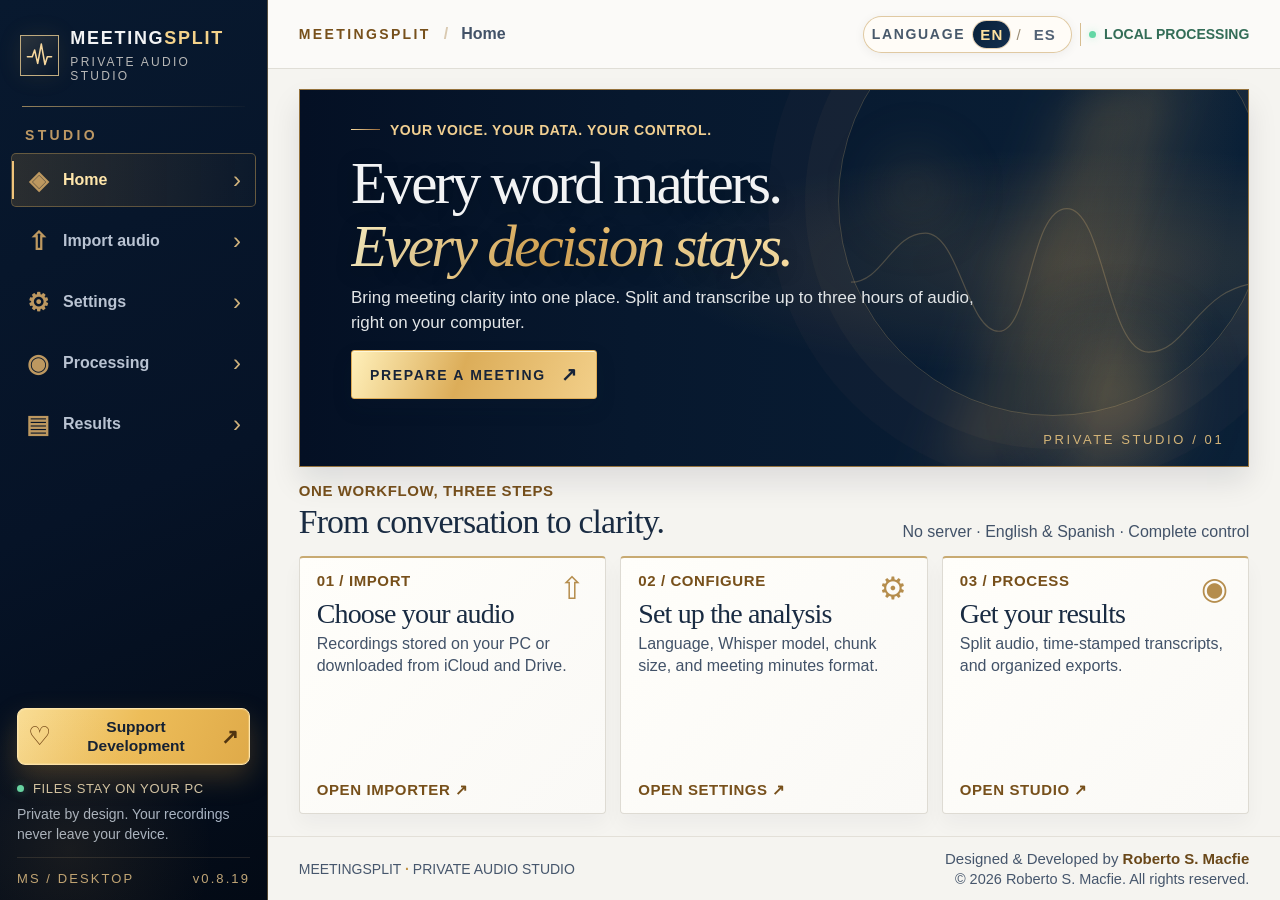
<file: ui/index.html>
<!doctype html>
<html lang="es">
<head>
  <meta charset="utf-8"><meta name="viewport" content="width=device-width, initial-scale=1">
  <meta name="color-scheme" content="light"><title>MeetingSplit · Estudio privado de reuniones</title>
  <link rel="stylesheet" href="styles.css">
</head>
<body>
<div class="app-shell">
  <aside class="sidebar" aria-label="Navegación principal">
    <div class="brand" aria-label="MeetingSplit">
      <div class="brand-icon" aria-hidden="true"><svg viewBox="0 0 48 48"><path d="M4 26h8l4-11 5 22 6-32 6 34 4-13h7" stroke="currentColor" stroke-width="2.6" fill="none" stroke-linecap="round" stroke-linejoin="round" /></svg></div>
      <div class="brand-word"><strong>MEETING<span>SPLIT</span></strong><small>PRIVATE AUDIO STUDIO</small></div>
    </div>
    <div class="sidebar-divider"></div>
    <p class="nav-heading">ESTUDIO</p>
    <nav id="primary-navigation" aria-label="Pantallas">
      <button class="nav-item active" type="button" data-go="home" aria-current="page"><span class="nav-icon">◈</span><span>Inicio</span><span class="nav-arrow">›</span></button>
      <button class="nav-item" type="button" data-go="import"><span class="nav-icon">⇧</span><span>Importar audio</span><span class="nav-arrow">›</span></button>
      <button class="nav-item" type="button" data-go="settings"><span class="nav-icon">⚙</span><span>Configuración</span><span class="nav-arrow">›</span></button>
      <button class="nav-item" type="button" data-go="process"><span class="nav-icon">◉</span><span>Procesamiento</span><span class="nav-arrow">›</span></button>
      <button class="nav-item" type="button" data-go="results"><span class="nav-icon">▤</span><span>Resultados</span><span class="nav-arrow">›</span></button>
    </nav>
    <div class="sidebar-bottom">
      <a class="sidebar-support" id="support-development" href="https://www.paypal.com/ncp/payment/XPUK3HVHJW8KE" target="_blank" rel="noopener noreferrer" aria-label="Support MeetingSplit Development" title="Open secure PayPal contribution page">
        <span class="support-heart" aria-hidden="true">♡</span><span>Apoyar el desarrollo</span><span class="support-arrow" aria-hidden="true">↗</span>
      </a>
      <div class="security-mark"><span class="green-dot"></span><span>ARCHIVOS EN TU EQUIPO</span></div>
      <p>Privacidad por diseño. Tus grabaciones no se envían a servidores.</p>
      <div class="sidebar-identity"><span>MS / DESKTOP</span><span>v0.8.19</span></div>
    </div>
  </aside>
  <div class="main-shell">
    <header class="topbar">
      <div class="page-position"><span class="location-kicker">MEETINGSPLIT</span><span class="crumb">/</span><span id="page-crumb">Inicio</span></div>
      <div class="top-right"><div class="ui-language-control" role="group" aria-label="Interface language" id="ui-language-control">
        <span class="language-label" id="language-label">LANGUAGE</span><button type="button" class="ui-lang-btn selected" id="lang-en" data-locale="en" aria-pressed="true" lang="en">EN</button><span class="lang-rule" aria-hidden="true">/</span><button type="button" class="ui-lang-btn" id="lang-es" data-locale="es" aria-pressed="false" lang="es">ES</button>
      </div><span class="gold-separator"></span><span class="privacy-badge"><span class="green-dot"></span> PROCESAMIENTO LOCAL</span><span class="version-chip">EDICIÓN PRIVADA · v0.8.19</span></div>
    </header>
    <main id="screen-container" tabindex="-1">
      <!-- One individual view is present at a time; navigation never stacks pages vertically. -->
      <section class="screen home-screen active-screen" id="view-home" data-view="home" aria-labelledby="home-title">
        <div class="cinematic">
          <div class="scenery" aria-hidden="true"><div class="light-beam"></div><div class="glow-one"></div><div class="glow-two"></div><div class="orbits"></div><div class="wave-ribbon"><svg viewBox="0 0 460 220" preserveAspectRatio="none"><path d="M0 108C35 108 45 54 82 54s46 108 81 108 34-135 75-135 44 158 90 158 53-77 132-77" fill="none" stroke="currentColor" stroke-width="1.3" opacity=".7"/></svg></div></div>
          <div class="cinematic-copy"><p class="eyebrow gold"><span class="eyebrow-line"></span> TU VOZ. TU INFORMACIÓN. TU CONTROL.</p>
            <h1 id="home-title">Cada palabra cuenta.<br><em>Cada decisión permanece.</em></h1>
            <p>Reúne la claridad de tus reuniones en un solo lugar. Divide y transcribe hasta tres horas de audio, sin abandonar tu computadora.</p>
            <button type="button" class="gold-button lead-cta" data-go="import">PREPARAR UNA REUNIÓN <span>↗</span></button>
          </div><span class="cinematic-mark">ESTUDIO PRIVADO / 01</span>
        </div>
        <div class="home-section-heading"><div><p class="eyebrow ink">UN FLUJO, TRES PASOS</p><h2>De la conversación a la claridad.</h2></div><span>Sin servidor · Español e inglés · Control total</span></div>
        <div class="steps-grid">
          <button type="button" class="step-card" data-go="import"><span class="step-number">01 / IMPORTAR</span><span class="step-icon">⇧</span><strong>Selecciona el audio</strong><small>Reuniones almacenadas en tu equipo o descargadas de iCloud y Drive.</small><span class="step-link">ABRIR IMPORTADOR ↗</span></button>
          <button type="button" class="step-card" data-go="settings"><span class="step-number">02 / CONFIGURAR</span><span class="step-icon">⚙</span><strong>Define el análisis</strong><small>Idioma, modelo Whisper, tamaño de fragmentos y formato de minuta.</small><span class="step-link">VER CONFIGURACIÓN ↗</span></button>
          <button type="button" class="step-card" data-go="process"><span class="step-number">03 / PROCESAR</span><span class="step-icon">◉</span><strong>Obtén resultados</strong><small>Audios divididos, transcripción con tiempos y exportaciones organizadas.</small><span class="step-link">IR AL ESTUDIO ↗</span></button>
        </div>
      </section>
      <section class="screen" id="view-import" data-view="import" aria-labelledby="import-title" hidden>
        <div class="screen-intro"><div><p class="eyebrow ink">01 / ORIGEN DE LA REUNIÓN</p><h1 id="import-title">Importar <em>grabación.</em></h1><p>Tu audio original permanece intacto. Selecciona un archivo local para comenzar.</p></div><span class="step-count">PASO 01 — 03</span></div>
        <div class="two-cols import-layout">
          <div class="surface-card import-box"><div class="card-caption">GRABACIÓN DE ORIGEN <span>01</span></div>
            <button type="button" class="drop-zone" id="choose-file"><span class="upload-symbol">⇧</span><strong id="file-title">Seleccionar grabación</strong><small id="file-sub">MP3 · M4A · WAV · AAC · FLAC · OGG</small><span class="outline-cta">EXPLORAR ARCHIVOS ↗</span></button>
            <div class="folder-row"><div><p class="field-label">CARPETA DE DATOS Y RESULTADOS</p><p id="folder-display" class="folder-text">Pendiente: elegir carpeta local</p></div><button type="button" id="choose-output" class="text-button">CAMBIAR ↗</button></div>
          </div>
          <div class="import-info"><div class="dark-card"><span class="card-caption light">PRIVACIDAD ESENCIAL <span>✦</span></span><h2>El audio sigue<br><em>siendo tuyo.</em></h2><p>Los cortes y la transcripción funcionan en tu equipo, sin entregar la grabación a terceros. Los archivos importados desde la nube deben estar descargados.</p><div class="info-rule">ARCHIVO ORIGINAL SIN MODIFICAR</div><div class="info-rule">DESTINO LOCAL ELEGIDO POR TI</div><div class="info-rule">HASTA 3 HORAS POR REUNIÓN</div></div>
            <button type="button" class="gold-button next-button" data-go="settings">CONTINUAR A CONFIGURACIÓN <span>↗</span></button></div>
        </div>
      </section>
      <section class="screen" id="view-settings" data-view="settings" aria-labelledby="settings-title" hidden>
        <div class="screen-intro compact-intro"><div><p class="eyebrow ink">02 / AJUSTES DEL ANÁLISIS</p><h1 id="settings-title">Configura <em>tu reunión.</em></h1><p>Cada ajuste se aplica únicamente en tu computadora.</p></div><span class="step-count">PASO 02 — 03</span></div>
        <div class="settings-grid">
          <div class="surface-card settings-card"><div class="card-caption">AUDIO Y TRANSCRIPCIÓN <span>01</span></div><div class="fields">
            <label><span class="field-label">ACCIÓN PRINCIPAL</span><select id="action"><option value="both">Dividir + Transcribir</option><option value="transcribe">Solo transcribir</option><option value="split">Solo dividir</option></select></label>
            <label><span class="field-label">IDIOMA DE AUDIO</span><select id="input-language"><option value="auto">Automático · Español + Inglés</option><option value="es">Español</option><option value="en">Inglés</option></select></label>
            <label><span class="field-label">FRAGMENTOS MÁXIMOS</span><select id="minutes"><option value="5">5 minutos</option><option value="10">10 minutos</option><option value="15">15 minutos</option><option value="20">20 minutos</option></select></label>
            <label><span class="field-label">SOLAPAMIENTO</span><select id="overlap"><option value="20">20 segundos</option><option value="10">10 segundos</option><option value="30">30 segundos</option></select></label>
            <label><span class="field-label">FORMATO DE SALIDA</span><select id="format"><option value="mp3">MP3 · Compacto</option><option value="m4a">M4A · AAC</option><option value="wav">WAV · Sin comprimir</option></select></label>
            <label><span class="field-label">MODELO DE VOZ</span><select id="model"><option value="small">Small · Económico</option><option value="medium" selected>Medium · Equilibrado</option><option value="large-v3">Large-v3 · Alta precisión</option></select></label>
          </div>
            <button type="button" class="text-button" id="setup-components" aria-describedby="gpu-setup-note">Configurar NVIDIA CUDA / Ollama</button>
            <p class="run-note" id="gpu-setup-note">La transcripción usa NVIDIA automáticamente cuando CUDA está listo en tu carpeta de datos. Si falta CUDA, usa CPU.</p>
          </div>
          <div class="surface-card settings-card"><div class="card-caption">MINUTAS E INTELIGENCIA ARTIFICIAL <span>02</span></div><div class="fields">
            <label><span class="field-label">PLATAFORMA DE PREFERENCIA</span><select id="provider"><option value="chatgpt">ChatGPT</option><option value="gemini">Gemini</option></select></label>
            <label><span class="field-label">SUSCRIPCIÓN</span><select id="plan"><option value="paid">De pago</option><option value="free">Gratuita</option></select></label>
            <label><span class="field-label">TIPO DE DOCUMENTO</span><select id="report"><option value="both">Resumen + minuta</option><option value="summary">Solo resumen</option><option value="minutes">Solo minuta</option></select></label>
            <label><span class="field-label">IDIOMA DEL DOCUMENTO</span><select id="report-language"><option value="es">Español</option><option value="en">Inglés</option><option value="both">Español e inglés</option></select></label>
          </div><div class="ai-notice" id="provider-hint"><span class="info-symbol">i</span><span>Los resultados se preparan para utilizarlos en tu plataforma preferida.</span></div>
            <label class="checkbox-row"><input type="checkbox" id="preserve-cpu-quality"><span><b>Conservar precisión en CPU</b><small>Mantiene el modelo seleccionado y una búsqueda más amplia; puede tardar más.</small></span></label>
            <label class="checkbox-row"><input type="checkbox" id="local-summary" aria-describedby="local-summary-note"><span><b>Minuta automática local con Ollama</b><small id="local-summary-note">Opcional. Necesita transcripción, Ollama y qwen3.5:9b.</small></span></label>
            <label class="checkbox-row"><input type="checkbox" id="zip-output" checked><span><b>Exportar un ZIP con resultados</b><small>Organiza los archivos por tipo dentro del ZIP.</small></span></label>
          </div>
        </div><div class="settings-footer"><span>Las suscripciones de ChatGPT/Gemini no equivalen a acceso API automático.</span><button type="button" class="gold-button" data-go="process">CONTINUAR AL ESTUDIO <span>↗</span></button></div>
      </section>
      <section class="screen" id="view-process" data-view="process" aria-labelledby="process-title" hidden>
        <div class="screen-intro"><div><p class="eyebrow ink">03 / MOTOR DE PROCESAMIENTO</p><h1 id="process-title">Estudio <em>de audio.</em></h1><p>Tu reunión se procesa localmente con cortes seguros y transcripción temporal.</p></div><span class="step-count">PASO 03 — 03</span></div>
        <div class="two-cols process-layout">
          <div class="dark-card processing-stage"><span class="card-caption light">PROCESAMIENTO INTELIGENTE <span>03</span></span><div class="waveform" aria-hidden="true"><svg id="wave-svg" viewBox="0 0 310 105" preserveAspectRatio="none"></svg></div><h2>La precisión <em>es prioridad.</em></h2><p>Detectamos pausas naturales, conservamos segundos de contexto y registramos la procedencia de cada fragmento.</p><div class="stage-features"><span>ANÁLISIS LOCAL</span><span>CORTES CON SOLAPAMIENTO</span><span>IDIOMAS MIXTOS</span></div></div>
          <div class="surface-card run-card"><div class="card-caption">ESTADO DEL TRABAJO <span>LIVE</span></div><div class="state-label" id="state-label">ESPERANDO GRABACIÓN</div><div class="progress-track"><span id="progress-fill"></span></div><p id="job-status" role="status" aria-live="polite">Importa una grabación para comenzar.</p><p id="job-device" class="run-note" role="status" aria-live="polite" hidden></p><p id="job-elapsed" class="job-elapsed" role="status" aria-live="off" hidden></p><button id="start-job" class="gold-button full" type="button">INICIAR PROCESAMIENTO <span>↗</span></button><button id="resume-job" class="outline-cta full" type="button">CONTINUAR TRABAJO ↗</button><button id="cancel-job" class="cancel-button full" type="button" hidden>CANCELAR PROCESAMIENTO ✕</button><button id="open-result" class="outline-cta full" type="button" hidden>VER RESULTADOS ↗</button><div class="run-note">El modelo de voz puede requerir Internet únicamente la primera vez para su descarga. Los análisis posteriores son locales.</div></div>
        </div>
      </section>
      <section class="screen" id="view-results" data-view="results" aria-labelledby="results-title" hidden>
        <div class="screen-intro"><div><p class="eyebrow ink">04 / ENTREGA Y EXPORTACIÓN</p><h1 id="results-title">Tus <em>resultados.</em></h1><p>Transcripciones con tiempos, fragmentos numerados y documentos de seguimiento.</p></div><span class="step-count">ARCHIVO LOCAL</span></div>
        <div class="results-layout surface-card"><div class="result-emblem">▤</div><div class="result-eyebrow" id="result-eyebrow">TODAVÍA NO HAY UNA REUNIÓN PROCESADA</div><h2 id="result-heading">Tu información,<br><em>organizada con claridad.</em></h2><p id="result-description">Cuando termine una reunión, podrás abrir la carpeta elegida y consultar los archivos generados sin salir de MeetingSplit.</p><div class="results-path" id="result-path" hidden></div><p id="result-device" class="run-note" hidden></p><p id="result-minutes-status" role="status" hidden></p><button type="button" id="retry-minutes" class="text-button" hidden>REINTENTAR MINUTA LOCAL</button><div class="result-files" id="result-files" hidden></div><button type="button" id="results-open-zip" class="gold-button" hidden>ABRIR ZIP ORGANIZADO</button><button type="button" id="results-open-folder" class="text-button" hidden>ABRIR CARPETA DE TRABAJO</button><button type="button" id="results-new" data-go="import" class="text-button">PREPARAR UNA REUNIÓN ↗</button></div>
      </section>
    </main>
    <div class="bottomline"><span>MEETINGSPLIT <b>·</b> PRIVATE AUDIO STUDIO</span><div class="credit-stack"><span class="developer-signature" id="developer-signature">Designed &amp; Developed by <span id="developer-name">Roberto S. Macfie</span></span><span class="copyright-line" id="copyright-line">© 2026 Roberto S. Macfie. All rights reserved.</span></div></div>
  </div>
</div>
<script src="qrc:///qtwebchannel/qwebchannel.js"></script>
<script src="locales.js"></script>
<script src="app.js"></script>
</body>
</html>
</file>
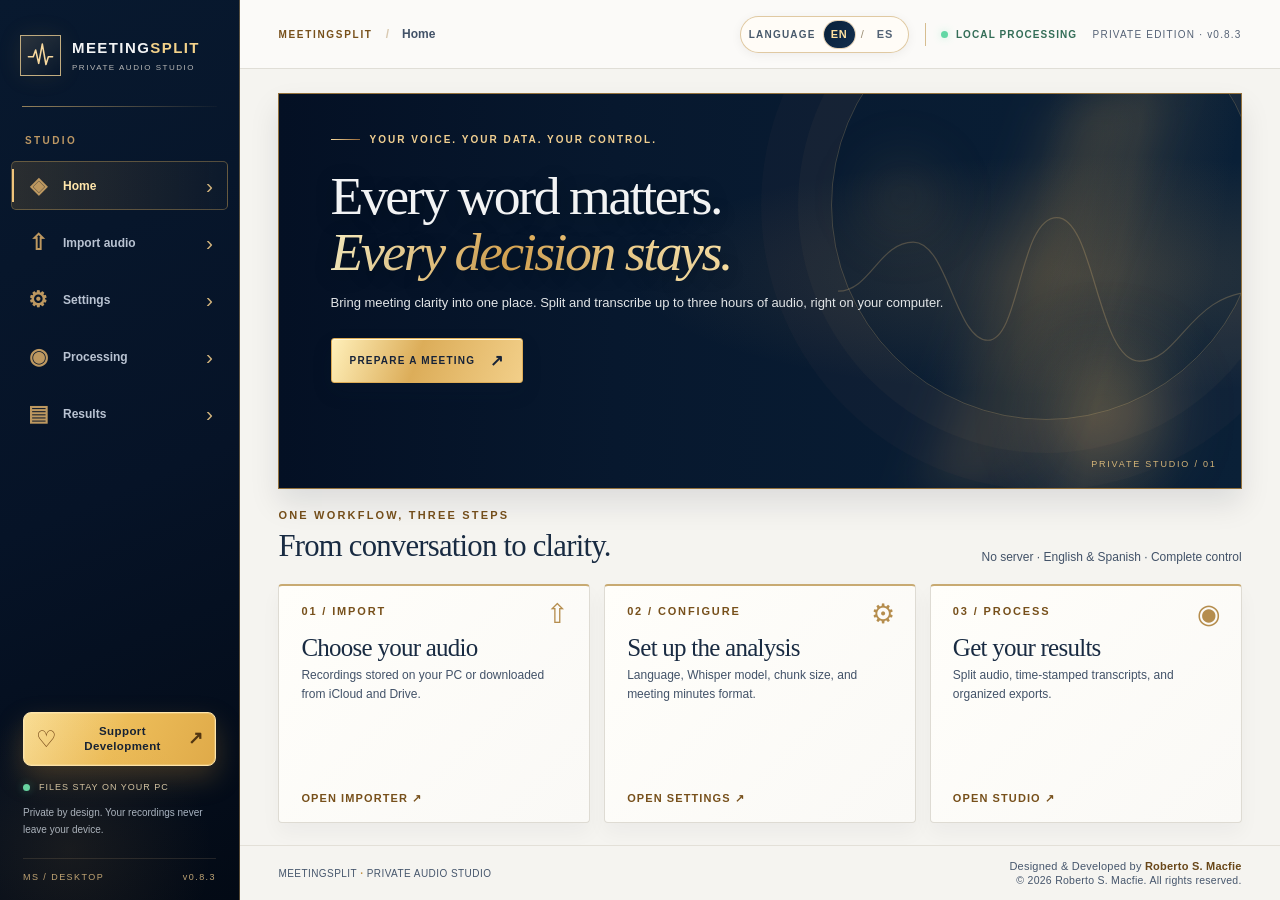
<file: MEETINGSPLIT_PREVIEW_v0.8.3.html>
<!doctype html>
<html lang="es">
<head>
  <meta charset="utf-8"><meta name="viewport" content="width=device-width, initial-scale=1">
  <meta name="color-scheme" content="light"><title>MeetingSplit · Estudio privado de reuniones</title>
  <style>:root{font-family:'Segoe UI Variable','Segoe UI',Arial,sans-serif;color:#14253b;background:#f1f0ec;--navy:#061327;--navy2:#0c2038;--gold:#c29346;--gold-hi:#f4d28a;--line:#e1dfd9;--cream:#faf9f5}
*{box-sizing:border-box}html,body{margin:0;width:100%;height:100%;overflow:hidden}button,select{font:inherit}button{cursor:pointer}button:focus-visible,select:focus-visible,input:focus-visible{outline:3px solid #c99845;outline-offset:3px}[hidden]{display:none!important}
.app-shell{display:grid;grid-template-columns:240px minmax(0,1fr);height:100vh;min-height:0;overflow:hidden}
.sidebar{min-height:0;display:flex;flex-direction:column;position:relative;overflow:hidden;background:linear-gradient(157deg,#08192f 0%,#061327 54%,#030a15 100%);color:#e9e8e6;border-right:1px solid rgba(220,172,93,.37)}
.sidebar:before{content:'';position:absolute;left:-80px;bottom:-100px;width:300px;height:300px;background:radial-gradient(circle,rgba(191,142,67,.11),transparent 67%);pointer-events:none}
.brand{min-height:106px;padding:27px 20px 22px;display:flex;align-items:center;gap:11px;position:relative}.brand-icon{height:41px;width:41px;display:grid;place-items:center;border:1px solid rgba(248,217,153,.75);color:#f7d89e;background:linear-gradient(140deg,rgba(247,209,140,.15),rgba(3,12,25,.12));box-shadow:0 0 25px rgba(212,157,70,.1)}.brand-icon svg{width:29px;height:29px}.brand-word strong{display:block;font-size:15px;letter-spacing:.095em;line-height:1.2;font-weight:700}.brand-word strong span{color:var(--gold-hi)}.brand-word small{display:block;font-size:8px;letter-spacing:.19em;color:#b8b8b7;margin-top:6px}.sidebar-divider{height:1px;background:linear-gradient(90deg,rgba(235,194,119,.62),rgba(235,194,119,.03));margin:0 22px}.nav-heading{color:#bd9864;font-size:10px;font-weight:700;letter-spacing:.24em;padding:28px 25px 15px;margin:0}.sidebar nav{display:flex;flex-direction:column;padding:0 11px;gap:8px}.nav-item{position:relative;width:100%;height:49px;text-align:left;border:1px solid transparent;background:transparent;color:#b9c3d2;display:flex;gap:13px;align-items:center;padding:0 14px;border-radius:5px;font-size:12px;font-weight:650;transition:background .15s,color .15s}.nav-item:hover{background:rgba(255,255,255,.045);color:#fff}.nav-item.active{color:#ffe6ab;border-color:rgba(218,174,95,.35);background:linear-gradient(90deg,rgba(185,139,65,.20),rgba(189,145,79,.03))}.nav-item.active:before{content:'';position:absolute;left:0;top:7px;bottom:7px;width:2px;background:#f0c47b}.nav-icon{font-size:22px;line-height:1;display:grid;place-items:center;width:24px;color:#bd9860}.nav-arrow{margin-left:auto;color:#d0b27c;font-size:21px;font-weight:300}.sidebar-bottom{margin-top:auto;padding:22px 23px 18px;color:#a9b5c5}.security-mark{font-size:9px;color:#d4c5a5;letter-spacing:.11em;display:flex;align-items:center;gap:9px}.green-dot{width:7px;height:7px;border-radius:50%;background:#63d7a5;display:inline-block;box-shadow:0 0 8px rgba(85,229,167,.33);flex-shrink:0}.sidebar-bottom p{font-size:10px;line-height:1.65;margin:13px 0 20px}.sidebar-identity{border-top:1px solid rgba(211,182,133,.15);padding-top:13px;display:flex;justify-content:space-between;font-size:9px;letter-spacing:.16em;color:#c1a677}
.main-shell{min-width:0;min-height:0;display:flex;flex-direction:column;background:#f5f4f0}.topbar{height:69px;min-height:69px;display:flex;align-items:center;justify-content:space-between;padding:0 clamp(23px,3vw,50px);background:#fbfaf8;border-bottom:1px solid #e0ded7;gap:12px}.page-position{display:flex;align-items:center;gap:13px;font-size:12px;font-weight:650;color:#59677a}.location-kicker{font-size:10px;letter-spacing:.17em;color:#9d753e}.crumb{color:#d9c9b1}.top-right{display:flex;align-items:center;gap:19px}.gold-separator{height:23px;width:1px;background:#d6bd90}.privacy-badge{font-size:10px;font-weight:800;letter-spacing:.11em;color:#336d57;display:flex;gap:8px;align-items:center}.version-chip{font-size:10px;letter-spacing:.12em;color:#8b93a0}#screen-container{min-width:0;min-height:0;flex:1;position:relative;overflow:hidden}.screen{display:none;overflow-y:auto;overflow-x:hidden;height:100%;padding:24px clamp(23px,3vw,50px) 22px;scrollbar-width:thin;scrollbar-color:#cab896 transparent}.screen.active-screen{display:flex;flex-direction:column;gap:20px}.bottomline{height:39px;min-height:39px;border-top:1px solid #e3e0d8;padding:0 clamp(23px,3vw,50px);color:#7e8998;display:flex;align-items:center;justify-content:space-between;gap:10px;font-size:9px;letter-spacing:.13em;white-space:nowrap}.bottomline b{color:var(--gold)}
.eyebrow{font-size:10px;font-weight:850;letter-spacing:.2em;display:flex;align-items:center;gap:10px;margin:0}.eyebrow.gold{color:#f1cf91}.eyebrow.ink{color:#a3763a}.eyebrow-line{height:1px;width:29px;background:linear-gradient(90deg,#f6da9f,#946637)}h1,h2,p{margin-top:0}h1,h2{font-family:'Bodoni MT','Bodoni Moda','Didot',Georgia,serif;font-weight:400}em{font-family:'Bodoni MT','Bodoni Moda',Didot,Georgia,serif;font-weight:400}
.cinematic{position:relative;min-height:320px;height:clamp(298px,44vh,405px);flex-shrink:0;overflow:hidden;color:#fff;background:linear-gradient(115deg,#061329,#0c1f39 63%,#142b3b);border:1px solid #94723d;box-shadow:0 15px 28px rgba(2,17,38,.1)}.scenery{position:absolute;inset:0;background:radial-gradient(ellipse at 84% 46%,rgba(236,177,92,.15),transparent 40%),linear-gradient(90deg,#041024 0%,#07182e 35%,#0a2037 100%)}.scenery:after{content:'';position:absolute;right:13%;top:0;height:100%;width:15%;background:linear-gradient(92deg,transparent,rgba(235,177,88,.16) 46%,transparent);transform:skewX(-18deg);filter:blur(19px)}.light-beam{position:absolute;right:3%;top:-20%;width:20%;height:140%;background:linear-gradient(90deg,transparent,rgba(228,175,95,.1) 49%,transparent);transform:rotate(9deg)}.glow-one,.glow-two{position:absolute;border-radius:50%;filter:blur(19px)}.glow-one{right:14%;bottom:19%;height:3px;width:3px;background:#fff2bf;box-shadow:0 0 70px 39px rgba(236,181,97,.45)}.glow-two{right:35%;top:26%;height:2px;width:2px;background:#fff;box-shadow:0 0 55px 18px rgba(220,169,92,.34)}.orbits{position:absolute;width:430px;height:430px;right:-20px;top:-104px;border:1px solid rgba(244,200,127,.22);border-radius:50%;box-shadow:0 0 0 33px rgba(220,179,121,.035),0 0 0 70px rgba(220,179,121,.024)}.wave-ribbon{position:absolute;right:-20px;top:25%;width:44%;color:#eac07e;opacity:.35}.wave-ribbon svg{display:block;width:100%;height:200px}.cinematic-copy{position:relative;z-index:1;padding:clamp(33px,4.4vh,55px) clamp(34px,4vw,67px);max-width:940px}.cinematic-copy h1{font-size:clamp(39px,4.2vw,64px);line-height:1.04;letter-spacing:-.046em;margin:24px 0 12px;text-shadow:0 4px 20px rgba(0,0,0,.28)}.cinematic-copy h1 em{background:linear-gradient(100deg,#fff4c6 0%,#e0ac57 45%,#ffe4a5 85%);background-clip:text;-webkit-background-clip:text;color:transparent}.cinematic-copy p:not(.eyebrow){color:#e2e5e7;line-height:1.72;font-size:13px;max-width:625px;margin-bottom:23px}.cinematic-mark{position:absolute;bottom:19px;right:24px;font-size:9px;letter-spacing:.2em;color:#d4b478}.gold-button{display:inline-flex;justify-content:center;align-items:center;gap:15px;min-height:44px;padding:12px 18px;border:1px solid #ddac57;background:linear-gradient(110deg,#fff0ba,#dcad59 45%,#f2cf89 100%);color:#11233a;font-size:10px;font-weight:900;letter-spacing:.12em;border-radius:3px;box-shadow:inset 0 1px 0 #fff8d9,0 9px 20px rgba(13,28,47,.13);transition:filter .15s,transform .15s}.gold-button:hover{filter:brightness(1.06);transform:translateY(-1px)}.gold-button span{font-size:16px}.home-section-heading{display:flex;align-items:end;justify-content:space-between;gap:20px}.home-section-heading h2{font-size:clamp(25px,2.4vw,35px);margin:8px 0 0;letter-spacing:-.025em}.home-section-heading>span{font-size:11px;color:#687585}.steps-grid{display:grid;grid-template-columns:repeat(3,minmax(0,1fr));gap:14px;flex:1;min-height:0}.step-card{text-align:left;position:relative;display:flex;flex-direction:column;min-height:166px;padding:19px 22px 17px;background:linear-gradient(135deg,#fffefa,#faf9f6);border:1px solid #dedbd3;border-top:2px solid #c8aa72;border-radius:4px;box-shadow:0 10px 20px rgba(9,31,52,.04);transition:transform .15s,border-color .15s}.step-card:hover{transform:translateY(-2px);border-color:#c3a370}.step-number{font-size:9px;letter-spacing:.17em;font-weight:800;color:#a27d4d}.step-icon{position:absolute;right:20px;top:12px;color:#b58d4d;font-size:27px}.step-card strong{font-family:'Bodoni MT',Georgia,serif;font-size:25px;font-weight:500;letter-spacing:-.03em;margin-top:17px}.step-card small{font-size:11px;color:#637081;line-height:1.6;margin-top:4px}.step-link{font-size:9px;color:#97703a;letter-spacing:.1em;font-weight:800;margin-top:auto;padding-top:14px}
.screen-intro{display:flex;justify-content:space-between;align-items:center;gap:20px;min-height:107px;flex-shrink:0}.screen-intro h1{margin:8px 0 6px;font-size:clamp(36px,3.6vw,52px);letter-spacing:-.045em}.screen-intro h1 em{color:#a77c40}.screen-intro p:not(.eyebrow){margin:0;font-size:12px;color:#667386}.step-count{font-size:10px;letter-spacing:.15em;color:#9c7e4d;border:1px solid #dacbb0;padding:12px 14px;white-space:nowrap}.two-cols{display:grid;grid-template-columns:minmax(0,1.15fr) minmax(330px,.85fr);gap:20px;flex:1;min-height:0}.surface-card{background:linear-gradient(136deg,#fffefa,#fcfbf8);border:1px solid #dfddd6;border-radius:6px;box-shadow:0 12px 25px rgba(12,25,47,.045)}.card-caption{padding:17px 23px 13px;display:flex;justify-content:space-between;align-items:center;border-bottom:1px solid #e9e5dd;font-weight:900;color:#6c788a;letter-spacing:.16em;font-size:10px}.card-caption span{color:#ae874e}.card-caption.light{border-bottom-color:rgba(238,201,149,.2);color:#d8c59e}.drop-zone{height:calc(100% - 148px);min-height:250px;width:calc(100% - 46px);margin:22px 23px;display:flex;align-items:center;justify-content:center;flex-direction:column;gap:8px;background:radial-gradient(ellipse at center -25%,rgba(207,160,91,.12),transparent 66%),#faf7f0;border:1px dashed #bda06f;border-radius:5px}.drop-zone:hover{background:#fff8e8}.upload-symbol{width:64px;height:64px;display:grid;place-items:center;border:1px solid #d8c6a7;border-radius:50%;font-size:40px;font-weight:200;color:#a47a3e}.drop-zone strong{font-size:25px;font-family:'Bodoni MT',Georgia,serif;color:#263952;white-space:nowrap;max-width:80%;overflow:hidden;text-overflow:ellipsis}.drop-zone small{font-size:11px;color:#8490a0;max-width:92%;text-overflow:ellipsis;overflow:hidden}.outline-cta{padding:11px 16px;display:inline-flex;justify-content:center;align-items:center;background:transparent;border:1px solid #bd9b65;color:#97713b;font-weight:800;font-size:10px;letter-spacing:.11em;border-radius:2px;min-height:41px;margin-top:7px}.folder-row{border-top:1px solid #e7e3dc;display:flex;justify-content:space-between;align-items:center;gap:12px;padding:11px 23px}.field-label{display:block;font-size:10px;font-weight:800;letter-spacing:.105em;color:#748094;margin:0}.folder-text{font-size:12px;color:#243d58;margin:7px 0 0;max-width:390px;overflow:hidden;white-space:nowrap;text-overflow:ellipsis}.text-button{padding:9px 0;border:0;border-bottom:1px solid #ba985d;color:#916a39;background:transparent;font-size:10px;letter-spacing:.1em;font-weight:850;flex-shrink:0}.import-info{display:flex;flex-direction:column;gap:15px;min-height:0}.dark-card{background:linear-gradient(152deg,#0c2440,#051528 72%,#020b17);color:#fff;border:1px solid #bd995f;border-radius:6px;box-shadow:0 13px 25px rgba(0,14,33,.12)}.import-info .dark-card{flex:1}.import-info .dark-card h2{font-size:clamp(37px,3.4vw,51px);margin:30px 24px 12px;line-height:1.09}.dark-card h2 em{color:#f3cf87}.import-info .dark-card>p{font-size:12px;line-height:1.75;color:#c7d3dd;margin:0 24px 22px}.info-rule{border-top:1px solid rgba(244,213,152,.16);color:#e2c58e;padding:12px 24px;letter-spacing:.11em;font-size:10px}.next-button{width:100%;flex-shrink:0}
.compact-intro{min-height:90px}.settings-grid{display:grid;grid-template-columns:1fr 1fr;gap:18px;flex:1;min-height:0}.settings-card{display:flex;flex-direction:column;min-width:0;overflow-y:auto}.fields{padding:17px 22px 11px;display:grid;grid-template-columns:1fr 1fr;column-gap:15px;row-gap:16px}.fields label{display:flex;flex-direction:column;gap:7px;min-width:0}.fields select{width:100%;min-width:0;height:40px;padding:0 11px;background:#f7f7f4;border:1px solid #d7dbdf;color:#293e59;border-radius:3px;font-size:12px;font-weight:650}.ai-notice{margin:2px 22px 10px;padding:9px 11px;background:#f8f1e4;border-left:2px solid #c69e60;display:flex;gap:10px;color:#756444;line-height:1.45;font-size:10.5px}.info-symbol{font:italic 16px Georgia,serif;color:#916b37}.checkbox-row{padding:7px 22px;display:flex;gap:10px;align-items:flex-start;cursor:pointer}.checkbox-row input{accent-color:#b89150;width:17px;height:17px;margin:3px 0 0;flex-shrink:0}.checkbox-row b{font-size:11px;color:#293a50;display:block}.checkbox-row small{display:block;font-size:10px;color:#7b8794;margin-top:4px}.settings-footer{display:flex;justify-content:space-between;align-items:center;gap:18px;flex-shrink:0}.settings-footer>span{font-size:10px;color:#647388}
.process-layout{grid-template-columns:minmax(0,1fr) minmax(330px,.86fr)}.processing-stage{display:flex;flex-direction:column;min-height:0}.waveform{margin:20px 24px 16px;min-height:100px;flex:1;max-height:180px;overflow:hidden;border-bottom:1px solid rgba(233,193,131,.19)}.waveform svg{width:100%;height:100%}.processing-stage h2{font-size:clamp(35px,3.4vw,51px);line-height:1.08;margin:4px 24px 13px}.processing-stage p{font-size:12px;line-height:1.7;color:#c3d0dd;max-width:550px;margin:0 24px 23px}.stage-features{margin-top:auto;display:flex;flex-wrap:wrap;gap:10px;padding:20px 23px;border-top:1px solid rgba(236,205,153,.18)}.stage-features span{font-size:9px;letter-spacing:.07em;color:#e3c188}.run-card{padding-bottom:19px;display:flex;flex-direction:column}.state-label{margin:31px 23px 0;letter-spacing:.12em;font-size:11px;color:#a37b42;font-weight:850}.progress-track{height:8px;margin:14px 23px 0;background:#e9e6df;border-radius:9px;overflow:hidden}.progress-track span{height:100%;width:0%;display:block;background:linear-gradient(90deg,#aa7a37,#f1c47b);transition:width .2s}.run-card #job-status{font-size:12px;line-height:1.75;color:#627185;min-height:65px;margin:20px 23px 20px}.full{margin:0 23px 10px}.cancel-button{height:42px;border:1px solid #b29065;background:#fcf5e7;color:#805a36;font-size:10px;font-weight:800;letter-spacing:.08em}.gold-button:disabled{opacity:.52;cursor:wait}.run-note{margin:auto 23px 0;border-top:1px solid #e5e2da;padding-top:17px;color:#788594;font-size:11px;line-height:1.7}.results-layout{flex:1;min-height:0;display:flex;align-items:center;justify-content:center;flex-direction:column;text-align:center;padding:24px}.result-emblem{font:60px Georgia,serif;color:#c29d62}.result-eyebrow{font-size:10px;font-weight:850;letter-spacing:.13em;color:#a38050;margin:10px 0 13px}.results-layout h2{font-size:clamp(34px,4vw,53px);margin:0 0 13px;line-height:1.05}.results-layout h2 em{color:#b38a50}.results-layout>p{max-width:480px;font-size:12px;color:#69768a;line-height:1.8}.results-path{margin:14px;max-width:min(650px,100%);padding:13px 16px;border:1px solid #ded1ba;background:#faf6ed;word-break:break-all;font-size:12px;color:#284159}.results-layout #results-open-folder{margin:11px 0}.results-layout #results-new{margin:15px 0}
@media(max-width:1190px){.app-shell{grid-template-columns:210px minmax(0,1fr)}.brand{padding-inline:14px}.brand-word strong{font-size:12px}.fields{column-gap:9px;padding-inline:15px}.fields select{font-size:11px}.ai-notice{margin-inline:15px}.checkbox-row{padding-inline:15px}.cinematic-copy h1{font-size:clamp(36px,4vw,52px)}.privacy-badge{font-size:9px}}
@media(max-width:1000px){.app-shell{grid-template-columns:75px minmax(0,1fr)}.brand{justify-content:center}.brand-word,.nav-heading,.sidebar-bottom p,.security-mark,.sidebar-identity,.nav-item span:not(.nav-icon){display:none}.nav-item{justify-content:center;padding:0}.nav-icon{font-size:23px}.sidebar-bottom{height:70px}.steps-grid{gap:9px}.step-card{padding:16px 13px}.step-card strong{font-size:21px}.two-cols{grid-template-columns:1fr 1fr}.screen-intro h1{font-size:38px}}
@media(max-width:760px){.topbar{height:57px;min-height:57px}.version-chip,.gold-separator,.bottomline span:last-child{display:none}.screen{padding:19px}.screen.active-screen{gap:14px}.two-cols,.settings-grid{grid-template-columns:1fr}.screen{overflow-y:auto}.cinematic{height:auto;min-height:360px}.cinematic-copy{padding:30px}.cinematic-copy h1{font-size:37px}.home-section-heading>span{display:none}.steps-grid{grid-template-columns:1fr}.step-card{min-height:125px}.settings-grid{flex:none}.settings-card{overflow:visible}.import-info .dark-card{min-height:350px}.processing-stage{min-height:330px}.run-card{min-height:340px}}
@media(max-height:720px) and (min-width:761px){.screen{gap:12px!important;padding-block:15px}.cinematic{height:clamp(245px,41vh,300px);min-height:245px}.cinematic-copy{padding-top:28px}.cinematic-copy h1{font-size:43px;margin:14px 0 8px}.cinematic-copy p:not(.eyebrow){margin-bottom:14px}.home-section-heading h2{font-size:26px}.step-card{min-height:135px}.screen-intro{min-height:82px}.compact-intro{min-height:70px}.settings-grid{gap:12px}.card-caption{padding:11px 16px}.fields{padding-top:10px;row-gap:10px}.fields select{height:34px}.ai-notice{padding-block:6px;margin-bottom:4px}.checkbox-row{padding-block:4px}.processing-stage h2{font-size:39px}}
@media(prefers-reduced-motion:reduce){*,*:before,*:after{animation:none!important;transition:none!important}}

/* Files are listed only after a completed native job, not fabricated in preview. */
.result-files{display:flex;justify-content:center;flex-wrap:wrap;gap:7px;max-width:680px;margin:6px 0 8px}
.result-file{background:#fff;border:1px solid #d0bb95;padding:9px 12px;border-radius:3px;color:#85602b;font-size:10px;font-weight:750}
.result-file:hover{background:#f6e9d0}

/* v0.6 Persistent language switcher and author credit — independent screens */
.top-right{display:flex;align-items:center;gap:clamp(6px,1.2vw,17px)}
.ui-language-control{display:inline-flex;align-items:center;flex-shrink:0;gap:6px;border:1px solid rgba(202,164,100,.58);border-radius:999px;padding:4px 8px;background:rgba(255,253,247,.83);box-shadow:0 2px 11px rgba(9,18,35,.06)}
.language-label{font-size:10px;font-weight:800;letter-spacing:.12em;color:#48596b;margin-right:2px}
.ui-lang-btn{min-width:29px;min-height:27px;border:0;border-radius:30px;padding:4px 7px;background:transparent;color:#526275;font-size:11px;font-weight:800;letter-spacing:.08em;transition:background .15s ease,color .15s ease}
.ui-lang-btn.selected{background:linear-gradient(125deg,#082039,#142f4e);color:#ffe2a0;box-shadow:0 0 0 1px rgba(184,133,58,.35)}
.lang-rule{color:#9a8c74;font-size:11px}
.developer-signature{font-size:11px;white-space:nowrap;letter-spacing:.02em;color:#677483}
.developer-signature a{color:#9a7035;text-decoration:none;font-weight:700;border-bottom:1px solid rgba(154,112,53,.45)}
.developer-signature a:is(:hover,:focus-visible){color:#614210;border-bottom-color:currentColor}
@media(max-width:1200px){.language-label{display:none}.top-right{gap:7px}.ui-language-control{padding:3px 5px}.version-chip{display:none}}
@media(max-width:960px){.privacy-badge{display:none}.developer-signature{font-size:10px}}
@media(prefers-reduced-motion:reduce){.ui-lang-btn{transition:none}}

/* Rights notice beneath developer signature; always visible on every view. */
.bottomline{min-height:55px;height:55px}
.credit-stack{display:flex;flex-direction:column;align-items:flex-end;justify-content:center;gap:3px;min-width:0}
.copyright-line{font-size:10px;line-height:1.12;letter-spacing:.025em;color:#808896;white-space:nowrap}
@media(max-width:760px){.bottomline .copyright-line{display:block}.bottomline .developer-signature{display:inline}.credit-stack{max-width:75%;text-align:right}.copyright-line{font-size:9px}}
@media(max-width:450px){.bottomline{gap:4px;padding-inline:9px;font-size:7px}.developer-signature{font-size:9px}.copyright-line{font-size:8px}}

/* v0.8.3 — Luxury, nonintrusive voluntary PayPal support link. No external SDK in the desktop renderer. */
.sidebar-support{width:100%;min-height:42px;display:flex;align-items:center;justify-content:center;gap:9px;margin:0 0 18px;border:1px solid rgba(239,193,110,.64);border-radius:4px;color:#fae3b3;background:linear-gradient(110deg,rgba(203,156,74,.15),rgba(7,24,44,.65));font-size:11px;font-weight:700;letter-spacing:.018em;transition:border-color .15s,background .15s}
.sidebar-support:hover,.sidebar-support:focus-visible{background:linear-gradient(110deg,rgba(203,156,74,.31),rgba(11,32,55,.75));border-color:#ffe1a1}
.support-heart{color:#f7c984;font:23px/1 Georgia,serif}
.support-arrow{color:#dfba76;font-size:16px;margin-left:auto}
@media(max-width:1000px){.sidebar-support{width:47px;height:46px;min-height:46px;margin:0 auto 5px;padding:0}.sidebar-support>span:not(.support-heart){display:none}.sidebar-bottom{height:auto;min-height:70px;padding:10px 13px 13px}}
@media(prefers-reduced-motion:reduce){.sidebar-support{transition:none}}


/* v0.8.3 — Readability pass across all FIVE individual screens.
   WCAG AA text contrast on cream/white surfaces, while preserving
   approved deep-navy / cinematic gold components. Desktop & preview share
   these exact tokens: no pale labels on light panels. */
:root {
  --light-ink: #192b42;
  --light-secondary: #425268;
  --light-muted: #4e5d70;
  --light-gold: #77501b;
}
/* Explicit foreground color in bright cards; do not inherit decorative gold/white. */
.main-shell, .surface-card, .step-card, .results-layout, .settings-card, .run-card {
  color: var(--light-ink);
}
/* Supporting copy on off-white surfaces */
.page-position, .home-section-heading>span,
.step-card small, .screen-intro p:not(.eyebrow),
.drop-zone small, .folder-text, .settings-footer>span,
.run-card #job-status, .run-note, .results-layout>p,
.checkbox-row small, .ai-notice, .card-caption {
  color: var(--light-secondary);
}
/* Captions and tiny metadata must still read clearly against white. */
.location-kicker, .eyebrow.ink, .step-number, .step-link,
.step-count, .card-caption span, .field-label, .text-button,
.result-eyebrow, .outline-cta, .state-label,
.result-file, .results-layout h2 em, .screen-intro h1 em {
  color: var(--light-gold);
}
.card-caption, .field-label, .step-number, .step-link, .step-count,
.result-eyebrow, .state-label, .eyebrow.ink, .outline-cta,
.text-button {font-size: 11px;}
.card-caption {letter-spacing:.105em;}
.field-label {letter-spacing:.055em;}
.step-card small, .screen-intro p:not(.eyebrow), .drop-zone small,
.run-card #job-status, .results-layout>p, .checkbox-row small,
.settings-footer>span, .run-note {font-size: 12px;}
.home-section-heading>span {font-size: 12px;}
.fields select, .checkbox-row b {font-size: 12px;color:var(--light-ink);}
.fields select {background:#fff;border-color:#c1c9d2;}
.ai-notice {font-size:11.5px;color:#58472b;}
.drop-zone small {color:var(--light-secondary);}
.version-chip {color:#546175;}
/* Brand credit remains ALWAYS legible beneath every screen */
.bottomline, .copyright-line, .developer-signature {
  color:#46566c;
}
.bottomline {font-size:10px;letter-spacing:.045em;}
.copyright-line {font-size:10.5px;}
.developer-signature {font-size:11px;}
.developer-signature a {color:#76501f;}
/* Dark surfaces keep intentional light type and gold lettering. */
.sidebar, .cinematic, .dark-card, .processing-stage {color:#f2f3f4;}
.dark-card .card-caption.light,
.processing-stage .card-caption.light {color:#e9d7b4;}
.dark-card .card-caption.light span,
.processing-stage .card-caption.light span {color:#f5d08a;}
/* Distinctive action text now meets contrast on pale gold. */
.gold-button {color:#172338;}
@media(max-width:760px) {
  .bottomline {font-size:9px;}
  .developer-signature {font-size:10px;}
  .copyright-line {font-size:9px;}
}

/* v0.8.3 — Premium, accessible PayPal CTA, click goes straight to PayPal NCP. */
.sidebar-support {
  display:flex;align-items:center;justify-content:center;gap:8px;
  width:100%;min-height:54px;margin:0 0 16px;padding:9px 12px;
  border:1px solid #ffe5ab;border-radius:8px;
  background:linear-gradient(115deg,#f9dd95 0%,#edbd59 49%,#dfaa49 100%);
  box-shadow:0 0 0 1px rgba(255,248,207,.2) inset,0 12px 28px rgba(215,154,58,.26);
  color:#132033;text-decoration:none;font-size:11.5px;font-weight:900;
  letter-spacing:.035em;line-height:1.3;text-align:center;
  transition:transform .16s ease, box-shadow .16s ease, filter .16s ease;
}
.sidebar-support:is(:hover,:focus-visible){color:#0c1c30;background:linear-gradient(115deg,#fff2c4 0%,#f5cb78 52%,#e7b85b 100%);filter:brightness(1.02);transform:translateY(-2px);box-shadow:0 16px 30px rgba(227,170,66,.3)}
.sidebar-support:focus-visible{outline:3px solid #fff4d7;outline-offset:3px}
.sidebar-support .support-heart{color:#6c3e10;font-size:23px;line-height:1;flex:0 0 auto}
.sidebar-support .support-arrow{color:#513511;font-size:18px;flex:0 0 auto;margin-left:auto}
#developer-name{font-weight:700;color:#694719;text-decoration:none;cursor:default}
@media(max-width:1000px){.sidebar-support{width:48px;min-height:48px;height:48px;padding:0;margin:0 auto 8px;border-radius:8px}.sidebar-support>span:not(.support-heart){display:none}}
@media(prefers-reduced-motion:reduce){.sidebar-support{transition:none}.sidebar-support:is(:hover,:focus-visible){transform:none}}

</style>
</head>
<body>
<div class="app-shell">
  <aside class="sidebar" aria-label="Navegación principal">
    <div class="brand" aria-label="MeetingSplit">
      <div class="brand-icon" aria-hidden="true"><svg viewBox="0 0 48 48"><path d="M4 26h8l4-11 5 22 6-32 6 34 4-13h7" stroke="currentColor" stroke-width="2.6" fill="none" stroke-linecap="round" stroke-linejoin="round" /></svg></div>
      <div class="brand-word"><strong>MEETING<span>SPLIT</span></strong><small>PRIVATE AUDIO STUDIO</small></div>
    </div>
    <div class="sidebar-divider"></div>
    <p class="nav-heading">ESTUDIO</p>
    <nav id="primary-navigation" aria-label="Pantallas">
      <button class="nav-item active" type="button" data-go="home" aria-current="page"><span class="nav-icon">◈</span><span>Inicio</span><span class="nav-arrow">›</span></button>
      <button class="nav-item" type="button" data-go="import"><span class="nav-icon">⇧</span><span>Importar audio</span><span class="nav-arrow">›</span></button>
      <button class="nav-item" type="button" data-go="settings"><span class="nav-icon">⚙</span><span>Configuración</span><span class="nav-arrow">›</span></button>
      <button class="nav-item" type="button" data-go="process"><span class="nav-icon">◉</span><span>Procesamiento</span><span class="nav-arrow">›</span></button>
      <button class="nav-item" type="button" data-go="results"><span class="nav-icon">▤</span><span>Resultados</span><span class="nav-arrow">›</span></button>
    </nav>
    <div class="sidebar-bottom">
      <a class="sidebar-support" id="support-development" href="https://www.paypal.com/ncp/payment/XPUK3HVHJW8KE" target="_blank" rel="noopener noreferrer" aria-label="Support MeetingSplit Development" title="Open secure PayPal contribution page">
        <span class="support-heart" aria-hidden="true">♡</span><span>Apoyar el desarrollo</span><span class="support-arrow" aria-hidden="true">↗</span>
      </a>
      <div class="security-mark"><span class="green-dot"></span><span>ARCHIVOS EN TU EQUIPO</span></div>
      <p>Privacidad por diseño. Tus grabaciones no se envían a servidores.</p>
      <div class="sidebar-identity"><span>MS / DESKTOP</span><span>v0.8.3</span></div>
    </div>
  </aside>
  <div class="main-shell">
    <header class="topbar">
      <div class="page-position"><span class="location-kicker">MEETINGSPLIT</span><span class="crumb">/</span><span id="page-crumb">Inicio</span></div>
      <div class="top-right"><div class="ui-language-control" role="group" aria-label="Interface language" id="ui-language-control">
        <span class="language-label" id="language-label">LANGUAGE</span><button type="button" class="ui-lang-btn selected" id="lang-en" data-locale="en" aria-pressed="true" lang="en">EN</button><span class="lang-rule" aria-hidden="true">/</span><button type="button" class="ui-lang-btn" id="lang-es" data-locale="es" aria-pressed="false" lang="es">ES</button>
      </div><span class="gold-separator"></span><span class="privacy-badge"><span class="green-dot"></span> PROCESAMIENTO LOCAL</span><span class="version-chip">EDICIÓN PRIVADA · v0.8.3</span></div>
    </header>
    <main id="screen-container" tabindex="-1">
      <!-- One individual view is present at a time; navigation never stacks pages vertically. -->
      <section class="screen home-screen active-screen" id="view-home" data-view="home" aria-labelledby="home-title">
        <div class="cinematic">
          <div class="scenery" aria-hidden="true"><div class="light-beam"></div><div class="glow-one"></div><div class="glow-two"></div><div class="orbits"></div><div class="wave-ribbon"><svg viewBox="0 0 460 220" preserveAspectRatio="none"><path d="M0 108C35 108 45 54 82 54s46 108 81 108 34-135 75-135 44 158 90 158 53-77 132-77" fill="none" stroke="currentColor" stroke-width="1.3" opacity=".7"/></svg></div></div>
          <div class="cinematic-copy"><p class="eyebrow gold"><span class="eyebrow-line"></span> TU VOZ. TU INFORMACIÓN. TU CONTROL.</p>
            <h1 id="home-title">Cada palabra cuenta.<br><em>Cada decisión permanece.</em></h1>
            <p>Reúne la claridad de tus reuniones en un solo lugar. Divide y transcribe hasta tres horas de audio, sin abandonar tu computadora.</p>
            <button type="button" class="gold-button lead-cta" data-go="import">PREPARAR UNA REUNIÓN <span>↗</span></button>
          </div><span class="cinematic-mark">ESTUDIO PRIVADO / 01</span>
        </div>
        <div class="home-section-heading"><div><p class="eyebrow ink">UN FLUJO, TRES PASOS</p><h2>De la conversación a la claridad.</h2></div><span>Sin servidor · Español e inglés · Control total</span></div>
        <div class="steps-grid">
          <button type="button" class="step-card" data-go="import"><span class="step-number">01 / IMPORTAR</span><span class="step-icon">⇧</span><strong>Selecciona el audio</strong><small>Reuniones almacenadas en tu equipo o descargadas de iCloud y Drive.</small><span class="step-link">ABRIR IMPORTADOR ↗</span></button>
          <button type="button" class="step-card" data-go="settings"><span class="step-number">02 / CONFIGURAR</span><span class="step-icon">⚙</span><strong>Define el análisis</strong><small>Idioma, modelo Whisper, tamaño de fragmentos y formato de minuta.</small><span class="step-link">VER CONFIGURACIÓN ↗</span></button>
          <button type="button" class="step-card" data-go="process"><span class="step-number">03 / PROCESAR</span><span class="step-icon">◉</span><strong>Obtén resultados</strong><small>Audios divididos, transcripción con tiempos y exportaciones organizadas.</small><span class="step-link">IR AL ESTUDIO ↗</span></button>
        </div>
      </section>
      <section class="screen" id="view-import" data-view="import" aria-labelledby="import-title" hidden>
        <div class="screen-intro"><div><p class="eyebrow ink">01 / ORIGEN DE LA REUNIÓN</p><h1 id="import-title">Importar <em>grabación.</em></h1><p>Tu audio original permanece intacto. Selecciona un archivo local para comenzar.</p></div><span class="step-count">PASO 01 — 03</span></div>
        <div class="two-cols import-layout">
          <div class="surface-card import-box"><div class="card-caption">GRABACIÓN DE ORIGEN <span>01</span></div>
            <button type="button" class="drop-zone" id="choose-file"><span class="upload-symbol">⇧</span><strong id="file-title">Seleccionar grabación</strong><small id="file-sub">MP3 · M4A · WAV · AAC · FLAC · OGG</small><span class="outline-cta">EXPLORAR ARCHIVOS ↗</span></button>
            <div class="folder-row"><div><p class="field-label">CARPETA DE DATOS Y RESULTADOS</p><p id="folder-display" class="folder-text">Pendiente: elegir carpeta local</p></div><button type="button" id="choose-output" class="text-button">CAMBIAR ↗</button></div>
          </div>
          <div class="import-info"><div class="dark-card"><span class="card-caption light">PRIVACIDAD ESENCIAL <span>✦</span></span><h2>El audio sigue<br><em>siendo tuyo.</em></h2><p>Los cortes y la transcripción funcionan en tu equipo, sin entregar la grabación a terceros. Los archivos importados desde la nube deben estar descargados.</p><div class="info-rule">ARCHIVO ORIGINAL SIN MODIFICAR</div><div class="info-rule">DESTINO LOCAL ELEGIDO POR TI</div><div class="info-rule">HASTA 3 HORAS POR REUNIÓN</div></div>
            <button type="button" class="gold-button next-button" data-go="settings">CONTINUAR A CONFIGURACIÓN <span>↗</span></button></div>
        </div>
      </section>
      <section class="screen" id="view-settings" data-view="settings" aria-labelledby="settings-title" hidden>
        <div class="screen-intro compact-intro"><div><p class="eyebrow ink">02 / AJUSTES DEL ANÁLISIS</p><h1 id="settings-title">Configura <em>tu reunión.</em></h1><p>Cada ajuste se aplica únicamente en tu computadora.</p></div><span class="step-count">PASO 02 — 03</span></div>
        <div class="settings-grid">
          <div class="surface-card settings-card"><div class="card-caption">AUDIO Y TRANSCRIPCIÓN <span>01</span></div><div class="fields">
            <label><span class="field-label">ACCIÓN PRINCIPAL</span><select id="action"><option value="both">Dividir + Transcribir</option><option value="transcribe">Solo transcribir</option><option value="split">Solo dividir</option></select></label>
            <label><span class="field-label">IDIOMA DE AUDIO</span><select id="input-language"><option value="auto">Automático · Español + Inglés</option><option value="es">Español</option><option value="en">Inglés</option></select></label>
            <label><span class="field-label">FRAGMENTOS MÁXIMOS</span><select id="minutes"><option value="5">5 minutos</option><option value="10">10 minutos</option><option value="15">15 minutos</option><option value="20">20 minutos</option></select></label>
            <label><span class="field-label">SOLAPAMIENTO</span><select id="overlap"><option value="20">20 segundos</option><option value="10">10 segundos</option><option value="30">30 segundos</option></select></label>
            <label><span class="field-label">FORMATO DE SALIDA</span><select id="format"><option value="mp3">MP3 · Compacto</option><option value="m4a">M4A · AAC</option><option value="wav">WAV · Sin comprimir</option></select></label>
            <label><span class="field-label">MODELO DE VOZ</span><select id="model"><option value="small">Small · Económico</option><option value="medium" selected>Medium · Equilibrado</option><option value="large-v3">Large-v3 · Alta precisión</option></select></label>
          </div></div>
          <div class="surface-card settings-card"><div class="card-caption">MINUTAS E INTELIGENCIA ARTIFICIAL <span>02</span></div><div class="fields">
            <label><span class="field-label">PLATAFORMA DE PREFERENCIA</span><select id="provider"><option value="chatgpt">ChatGPT</option><option value="gemini">Gemini</option></select></label>
            <label><span class="field-label">SUSCRIPCIÓN</span><select id="plan"><option value="paid">De pago</option><option value="free">Gratuita</option></select></label>
            <label><span class="field-label">TIPO DE DOCUMENTO</span><select id="report"><option value="both">Resumen + minuta</option><option value="summary">Solo resumen</option><option value="minutes">Solo minuta</option></select></label>
            <label><span class="field-label">IDIOMA DEL DOCUMENTO</span><select id="report-language"><option value="es">Español</option><option value="en">Inglés</option><option value="both">Español e inglés</option></select></label>
          </div><div class="ai-notice" id="provider-hint"><span class="info-symbol">i</span><span>Los resultados se preparan para utilizarlos en tu plataforma preferida.</span></div>
            <label class="checkbox-row"><input type="checkbox" id="local-summary"><span><b>Minuta automática local con Ollama</b><small>Opcional. Necesita Ollama y qwen3:4b instalados.</small></span></label>
            <label class="checkbox-row"><input type="checkbox" id="zip-output" checked><span><b>Exportar un ZIP con resultados</b><small>Incluye los archivos generados.</small></span></label>
          </div>
        </div><div class="settings-footer"><span>Las suscripciones de ChatGPT/Gemini no equivalen a acceso API automático.</span><button type="button" class="gold-button" data-go="process">CONTINUAR AL ESTUDIO <span>↗</span></button></div>
      </section>
      <section class="screen" id="view-process" data-view="process" aria-labelledby="process-title" hidden>
        <div class="screen-intro"><div><p class="eyebrow ink">03 / MOTOR DE PROCESAMIENTO</p><h1 id="process-title">Estudio <em>de audio.</em></h1><p>Tu reunión se procesa localmente con cortes seguros y transcripción temporal.</p></div><span class="step-count">PASO 03 — 03</span></div>
        <div class="two-cols process-layout">
          <div class="dark-card processing-stage"><span class="card-caption light">PROCESAMIENTO INTELIGENTE <span>03</span></span><div class="waveform" aria-hidden="true"><svg id="wave-svg" viewBox="0 0 310 105" preserveAspectRatio="none"></svg></div><h2>La precisión <em>es prioridad.</em></h2><p>Detectamos pausas naturales, conservamos segundos de contexto y registramos la procedencia de cada fragmento.</p><div class="stage-features"><span>ANÁLISIS LOCAL</span><span>CORTES CON SOLAPAMIENTO</span><span>IDIOMAS MIXTOS</span></div></div>
          <div class="surface-card run-card"><div class="card-caption">ESTADO DEL TRABAJO <span>LIVE</span></div><div class="state-label" id="state-label">ESPERANDO GRABACIÓN</div><div class="progress-track"><span id="progress-fill"></span></div><p id="job-status" role="status" aria-live="polite">Importa una grabación para comenzar.</p><button id="start-job" class="gold-button full" type="button">INICIAR PROCESAMIENTO <span>↗</span></button><button id="cancel-job" class="cancel-button full" type="button" hidden>CANCELAR PROCESAMIENTO ✕</button><button id="open-result" class="outline-cta full" type="button" hidden>ABRIR RESULTADOS ↗</button><div class="run-note">El modelo de voz puede requerir Internet únicamente la primera vez para su descarga. Los análisis posteriores son locales.</div></div>
        </div>
      </section>
      <section class="screen" id="view-results" data-view="results" aria-labelledby="results-title" hidden>
        <div class="screen-intro"><div><p class="eyebrow ink">04 / ENTREGA Y EXPORTACIÓN</p><h1 id="results-title">Tus <em>resultados.</em></h1><p>Transcripciones con tiempos, fragmentos numerados y documentos de seguimiento.</p></div><span class="step-count">ARCHIVO LOCAL</span></div>
        <div class="results-layout surface-card"><div class="result-emblem">▤</div><div class="result-eyebrow" id="result-eyebrow">TODAVÍA NO HAY UNA REUNIÓN PROCESADA</div><h2 id="result-heading">Tu información,<br><em>organizada con claridad.</em></h2><p id="result-description">Cuando termine una reunión, podrás abrir la carpeta elegida y consultar los archivos generados sin salir de MeetingSplit.</p><div class="results-path" id="result-path" hidden></div><div class="result-files" id="result-files" hidden></div><button type="button" id="results-open-folder" class="gold-button" hidden>ABRIR CARPETA DE RESULTADOS ↗</button><button type="button" id="results-new" data-go="import" class="text-button">PREPARAR UNA REUNIÓN ↗</button></div>
      </section>
    </main>
    <div class="bottomline"><span>MEETINGSPLIT <b>·</b> PRIVATE AUDIO STUDIO</span><div class="credit-stack"><span class="developer-signature" id="developer-signature">Designed &amp; Developed by <span id="developer-name">Roberto S. Macfie</span></span><span class="copyright-line" id="copyright-line">© 2026 Roberto S. Macfie. All rights reserved.</span></div></div>
  </div>
</div>

<script>// MeetingSplit v0.8.3 — UI translations. Spanish originals are the keys; English is the initial UI locale.
// This UI language preference does NOT change meeting audio language or report language.
window.MeetingSplitLocales = Object.freeze({englishBySpanish: Object.freeze({
  "MeetingSplit · Estudio privado de reuniones": "MeetingSplit · Private Meeting Studio",
  "ESTUDIO": "STUDIO",
  "Inicio": "Home",
  "Importar audio": "Import audio",
  "Configuración": "Settings",
  "Procesamiento": "Processing",
  "Resultados": "Results",
  "Apoyar el desarrollo": "Support Development",
  "ARCHIVOS EN TU EQUIPO": "FILES STAY ON YOUR PC",
  "Privacidad por diseño. Tus grabaciones no se envían a servidores.": "Private by design. Your recordings never leave your device.",
  "PROCESAMIENTO LOCAL": "LOCAL PROCESSING",
  "EDICIÓN PRIVADA · v0.8.3": "PRIVATE EDITION · v0.8.3",
  "TU VOZ. TU INFORMACIÓN. TU CONTROL.": "YOUR VOICE. YOUR DATA. YOUR CONTROL.",
  "Cada palabra cuenta.": "Every word matters.",
  "Cada decisión permanece.": "Every decision stays.",
  "Reúne la claridad de tus reuniones en un solo lugar. Divide y transcribe hasta tres horas de audio, sin abandonar tu computadora.": "Bring meeting clarity into one place. Split and transcribe up to three hours of audio, right on your computer.",
  "PREPARAR UNA REUNIÓN": "PREPARE A MEETING",
  "ESTUDIO PRIVADO / 01": "PRIVATE STUDIO / 01",
  "UN FLUJO, TRES PASOS": "ONE WORKFLOW, THREE STEPS",
  "De la conversación a la claridad.": "From conversation to clarity.",
  "Sin servidor · Español e inglés · Control total": "No server · English & Spanish · Complete control",
  "01 / IMPORTAR": "01 / IMPORT",
  "Selecciona el audio": "Choose your audio",
  "Reuniones almacenadas en tu equipo o descargadas de iCloud y Drive.": "Recordings stored on your PC or downloaded from iCloud and Drive.",
  "ABRIR IMPORTADOR ↗": "OPEN IMPORTER ↗",
  "02 / CONFIGURAR": "02 / CONFIGURE",
  "Define el análisis": "Set up the analysis",
  "Idioma, modelo Whisper, tamaño de fragmentos y formato de minuta.": "Language, Whisper model, chunk size, and meeting minutes format.",
  "VER CONFIGURACIÓN ↗": "OPEN SETTINGS ↗",
  "03 / PROCESAR": "03 / PROCESS",
  "Obtén resultados": "Get your results",
  "Audios divididos, transcripción con tiempos y exportaciones organizadas.": "Split audio, time-stamped transcripts, and organized exports.",
  "IR AL ESTUDIO ↗": "OPEN STUDIO ↗",
  "01 / ORIGEN DE LA REUNIÓN": "01 / MEETING SOURCE",
  "Importar": "Import",
  "grabación.": "recording.",
  "Tu audio original permanece intacto. Selecciona un archivo local para comenzar.": "Your original audio stays untouched. Select a local file to begin.",
  "PASO 01 — 03": "STEP 01 — 03",
  "GRABACIÓN DE ORIGEN": "SOURCE RECORDING",
  "Seleccionar grabación": "Choose a recording",
  "EXPLORAR ARCHIVOS ↗": "BROWSE FILES ↗",
  "CARPETA DE DATOS Y RESULTADOS": "DATA & RESULTS FOLDER",
  "Pendiente: elegir carpeta local": "Pending: choose a local folder",
  "CAMBIAR ↗": "CHANGE ↗",
  "PRIVACIDAD ESENCIAL": "ESSENTIAL PRIVACY",
  "El audio sigue": "Your audio",
  "siendo tuyo.": "stays yours.",
  "Los cortes y la transcripción funcionan en tu equipo, sin entregar la grabación a terceros. Los archivos importados desde la nube deben estar descargados.": "Splitting and transcription run on your PC without sending audio to third parties. Cloud recordings must be downloaded locally.",
  "ARCHIVO ORIGINAL SIN MODIFICAR": "ORIGINAL FILE UNCHANGED",
  "DESTINO LOCAL ELEGIDO POR TI": "YOUR CHOSEN LOCAL FOLDER",
  "HASTA 3 HORAS POR REUNIÓN": "UP TO 3 HOURS PER MEETING",
  "CONTINUAR A CONFIGURACIÓN": "CONTINUE TO SETTINGS",
  "02 / AJUSTES DEL ANÁLISIS": "02 / ANALYSIS SETTINGS",
  "Configura": "Configure",
  "tu reunión.": "your meeting.",
  "Cada ajuste se aplica únicamente en tu computadora.": "Every setting applies only on your computer.",
  "PASO 02 — 03": "STEP 02 — 03",
  "AUDIO Y TRANSCRIPCIÓN": "AUDIO & TRANSCRIPTION",
  "ACCIÓN PRINCIPAL": "MAIN ACTION",
  "Dividir + Transcribir": "Split + Transcribe",
  "Solo transcribir": "Transcribe only",
  "Solo dividir": "Split only",
  "IDIOMA DE AUDIO": "AUDIO LANGUAGE",
  "Automático · Español + Inglés": "Auto · Spanish + English",
  "Español": "Spanish",
  "Inglés": "English",
  "FRAGMENTOS MÁXIMOS": "MAXIMUM CHUNK LENGTH",
  "5 minutos": "5 minutes",
  "10 minutos": "10 minutes",
  "15 minutos": "15 minutes",
  "20 minutos": "20 minutes",
  "SOLAPAMIENTO": "OVERLAP",
  "20 segundos": "20 seconds",
  "10 segundos": "10 seconds",
  "30 segundos": "30 seconds",
  "FORMATO DE SALIDA": "OUTPUT FORMAT",
  "MP3 · Compacto": "MP3 · Compact",
  "WAV · Sin comprimir": "WAV · Uncompressed",
  "MODELO DE VOZ": "SPEECH MODEL",
  "Small · Económico": "Small · Lightweight",
  "Medium · Equilibrado": "Medium · Balanced",
  "Large-v3 · Alta precisión": "Large-v3 · High accuracy",
  "MINUTAS E INTELIGENCIA ARTIFICIAL": "MEETING MINUTES & ARTIFICIAL INTELLIGENCE",
  "PLATAFORMA DE PREFERENCIA": "PREFERRED PLATFORM",
  "SUSCRIPCIÓN": "SUBSCRIPTION",
  "De pago": "Paid",
  "Gratuita": "Free",
  "TIPO DE DOCUMENTO": "DOCUMENT TYPE",
  "Resumen + minuta": "Summary + meeting minutes",
  "Solo resumen": "Summary only",
  "Solo minuta": "Meeting minutes only",
  "IDIOMA DEL DOCUMENTO": "DOCUMENT LANGUAGE",
  "Español e inglés": "Spanish and English",
  "Los resultados se preparan para utilizarlos en tu plataforma preferida.": "Results are prepared for use in your preferred platform.",
  "Minuta automática local con Ollama": "Local automatic meeting minutes with Ollama",
  "Opcional. Necesita Ollama y qwen3:4b instalados.": "Optional. Requires Ollama and qwen3:4b installed.",
  "Exportar un ZIP con resultados": "Export results as ZIP",
  "Incluye los archivos generados.": "Includes generated files.",
  "Las suscripciones de ChatGPT/Gemini no equivalen a acceso API automático.": "ChatGPT/Gemini subscriptions do not automatically provide API access.",
  "CONTINUAR AL ESTUDIO": "CONTINUE TO STUDIO",
  "03 / MOTOR DE PROCESAMIENTO": "03 / PROCESSING ENGINE",
  "Estudio": "Audio",
  "de audio.": "studio.",
  "Tu reunión se procesa localmente con cortes seguros y transcripción temporal.": "Your meeting is processed locally with safe splits and time-stamped transcription.",
  "PASO 03 — 03": "STEP 03 — 03",
  "PROCESAMIENTO INTELIGENTE": "INTELLIGENT PROCESSING",
  "La precisión": "Accuracy",
  "es prioridad.": "comes first.",
  "Detectamos pausas naturales, conservamos segundos de contexto y registramos la procedencia de cada fragmento.": "We detect natural pauses, keep surrounding context, and record the source time of every chunk.",
  "ANÁLISIS LOCAL": "LOCAL ANALYSIS",
  "CORTES CON SOLAPAMIENTO": "OVERLAPPING CUTS",
  "IDIOMAS MIXTOS": "MIXED LANGUAGES",
  "ESTADO DEL TRABAJO": "JOB STATUS",
  "ESPERANDO GRABACIÓN": "WAITING FOR RECORDING",
  "Importa una grabación para comenzar.": "Import a recording to get started.",
  "INICIAR PROCESAMIENTO": "START PROCESSING",
  "CANCELAR PROCESAMIENTO ✕": "CANCEL PROCESSING ✕",
  "ABRIR RESULTADOS ↗": "OPEN RESULTS ↗",
  "El modelo de voz puede requerir Internet únicamente la primera vez para su descarga. Los análisis posteriores son locales.": "The speech model may require Internet for its first download only. Later analyses are local.",
  "04 / ENTREGA Y EXPORTACIÓN": "04 / DELIVERY & EXPORT",
  "Tus": "Your",
  "resultados.": "results.",
  "Transcripciones con tiempos, fragmentos numerados y documentos de seguimiento.": "Time-stamped transcripts, numbered chunks, and follow-up documents.",
  "ARCHIVO LOCAL": "LOCAL FILES",
  "TODAVÍA NO HAY UNA REUNIÓN PROCESADA": "NO MEETING PROCESSED YET",
  "Tu información,": "Your information,",
  "organizada con claridad.": "clearly organized.",
  "Cuando termine una reunión, podrás abrir la carpeta elegida y consultar los archivos generados sin salir de MeetingSplit.": "When processing finishes, open your chosen folder and access the generated files without leaving MeetingSplit.",
  "ABRIR CARPETA DE RESULTADOS ↗": "OPEN RESULTS FOLDER ↗",
  "DISEÑADO PARA CLARIDAD · CREADO PARA PRIVACIDAD": "DESIGNED FOR CLARITY · BUILT FOR PRIVACY",
  "Perfil conservador: 5 minutos por fragmento. Verifica el límite total de audio de tu plan; también puedes entregar la transcripción de texto.": "Conservative profile: 5 minutes per chunk. Check your plan’s total audio limit; you can also submit the text transcript.",
  "ChatGPT Free puede tener restricciones para audios. MeetingSplit produce texto local para utilizarlo como alternativa.": "ChatGPT Free may restrict audio files. MeetingSplit produces local text as an alternative.",
  "Sugerencia para Gemini de pago: 20 min por archivo, contando el solapamiento. Los límites reales pueden cambiar.": "Suggested for paid Gemini: 20 minutes per file including overlap. Actual limits may change.",
  "Sugerencia para ChatGPT de pago: 15 min por archivo, contando el solapamiento. Los límites reales pueden cambiar.": "Suggested for paid ChatGPT: 15 minutes per file including overlap. Actual limits may change.",
  "Se seleccionará desde la aplicación Windows.": "Choose this folder in the Windows application.",
  "Esta vista previa no puede abrir archivos. La selección funciona al ejecutar la aplicación Windows.": "This preview cannot open files. Selection works in the Windows application.",
  "La carpeta de resultados se abrirá desde MeetingSplit en Windows después de procesar una grabación.": "The results folder opens from MeetingSplit on Windows after processing a recording.",
  "Vista previa: instala o ejecuta MeetingSplit para procesar audio.": "Preview only: run MeetingSplit on Windows to process audio.",
  "Primero selecciona una grabación": "Choose a recording first",
  "PROCESANDO EN TU PC": "PROCESSING ON YOUR PC",
  "Preparando los archivos en el disco...": "Preparing files on disk...",
  "Solicitando cancelación segura; los resultados parciales se conservarán.": "Requesting safe cancellation; completed files will be retained.",
  "PROCESAMIENTO COMPLETADO": "PROCESSING COMPLETE",
  "Resultados listos. Puedes abrir la carpeta local.": "Results are ready. You can open the local folder.",
  "Reunión lista.": "Meeting complete.",
  "Información organizada.": "Information organized.",
  "Abre la carpeta para acceder a tus audios, transcripción y otros resultados disponibles según la configuración.": "Open the folder to access your audio, transcript, and any other results from your selected settings.",
  "REVISAR PROCESAMIENTO": "CHECK PROCESSING",
  "CANCELADO": "CANCELLED",
  "Grabación cargada. Revisa las opciones e inicia el procesamiento.": "Recording loaded. Review your options and start processing.",
  "GRABACIÓN LISTA": "RECORDING READY",
  "Transcripción completa": "Full transcript",
  "Subtítulos SRT": "SRT subtitles",
  "Resumen y minuta local": "Local summary and meeting minutes",
  "Paquete ZIP": "ZIP package",
  "Instrucciones para IA": "AI instructions",
  "Inspeccionando duración y formato": "Inspecting duration and format",
  "Analizando silencios sin cargar todo el audio en RAM": "Analyzing silences without loading all audio into RAM",
  "Preparando aceleración NVIDIA (CUDA)...": "Preparing NVIDIA acceleration (CUDA)...",
  "Preparando minuta local con Ollama": "Preparing local meeting minutes with Ollama",
  "Creando paquete ZIP de resultados": "Creating results ZIP package",
  "Resultados terminados. Ya puedes abrirlos.": "Results are complete. You can open them now.",
  "Falta faster-whisper. Ejecuta instalar.bat para instalar las dependencias.": "Faster-Whisper is missing. Run instalar.bat to install the dependencies.",
  "Grabación cargada. Revisa las opciones e inicia el procesamiento.": "Recording loaded. Review your options and start processing.",
  "Cancelando; se conservarán las partes completadas...": "Cancelling; completed parts will be kept...",
  "Error: ": "Error: "
})});
</script>
<script>(function(){
'use strict';
const el = (id) => document.getElementById(id);
const screens = ['home','import','settings','process','results'];
const names = {home:'Inicio',import:'Importar audio',settings:'Configuración',process:'Procesamiento',results:'Resultados'};
const enDictionary=window.MeetingSplitLocales.englishBySpanish;
let uiLocale='en', currentPage='home', statusOriginal='', stateLabelOriginal='', currentNotice='';
const staticText=[];
const SKIP_DYNAMIC=new Set(['page-crumb','file-title','file-sub','folder-display','state-label','job-status',
'result-eyebrow','result-heading','result-description','result-path','result-files','provider-hint']);
function translate(text){
  if(uiLocale==='es')return text;
  const direct=enDictionary[text];if(direct)return direct;
  // Native processing emits useful progress from Python. Translate without discarding counts.
  let m;
  if((m=/^Exportando audio (\d+) de (\d+)$/.exec(text)))return `Exporting audio ${m[1]} of ${m[2]}`;
  if((m=/^Transcribiendo audio (\d+) de (\d+)$/.exec(text)))return `Transcribing audio ${m[1]} of ${m[2]}`;
  if(text.startsWith('Error: '))return 'Error: '+translate(text.slice(7));
  if(text.startsWith('CUDA no disponible ('))return text.replace('CUDA no disponible (','CUDA unavailable (').replace('Usando CPU en modo seguro.','Using CPU in safe mode.');
  return text;
}
function translatePreserveWhitespace(text){const s=text.trim();return s&&enDictionary[s]?text.replace(s,translate(s)):text;}
function collectStaticText(){
  const w=document.createTreeWalker(document.body,NodeFilter.SHOW_TEXT);
  let node;
  while((node=w.nextNode())){
    const parent=node.parentElement;
    if(!parent || ['SCRIPT','STYLE'].includes(parent.tagName)||parent.closest('#developer-signature')||parent.closest('#ui-language-control'))continue;
    if(parent.closest('[id]') && SKIP_DYNAMIC.has(parent.closest('[id]').id))continue;
    const source=node.nodeValue.trim();
    if(enDictionary[source])staticText.push({node,source,original:node.nodeValue});
  }
}
function setStateLabel(spanish){stateLabelOriginal=spanish;el('state-label').textContent=translate(spanish);}
function updateLocalizedDynamicFields(){
  const initial={
    'file-title':'Seleccionar grabación',
    'folder-display':'Pendiente: elegir carpeta local',
    'state-label':'ESPERANDO GRABACIÓN',
    'job-status':'Importa una grabación para comenzar.',
    'result-eyebrow':'TODAVÍA NO HAY UNA REUNIÓN PROCESADA',
    'result-description':'Cuando termine una reunión, podrás abrir la carpeta elegida y consultar los archivos generados sin salir de MeetingSplit.'
  };
  for(const [id,source] of Object.entries(initial)){
    const node=el(id),current=node.textContent;
    if(current===source||current===enDictionary[source])node.textContent=translate(source);
  }
  // Only reset placeholder text when there is no actual meeting result.
  if(!resultPath){
    const heading=el('result-heading');
    const first=heading.firstChild,last=heading.querySelector('em');
    if(first&&last){first.textContent=translate('Tu información,')+' ';last.textContent=translate('organizada con claridad.');}
  }else{
    el('result-eyebrow').textContent=translate('PROCESAMIENTO COMPLETADO');
    el('result-heading').innerHTML=translate('Reunión lista.')+'<br><em>'+translate('Información organizada.')+'</em>';
    el('result-description').textContent=translate('Abre la carpeta para acceder a tus audios, transcripción y otros resultados disponibles según la configuración.');
  }
}
function saveUILocale(lang){try{localStorage.setItem('meetingsplit-ui-language',lang);}catch(_){} if(bridge && typeof bridge.setUILanguage==='function')bridge.setUILanguage(lang);}
function applyUILocale(lang,persist=true){
  uiLocale=lang==='es'?'es':'en';
  document.documentElement.lang=uiLocale;
  document.title=uiLocale==='en'?'MeetingSplit · Private Meeting Studio':'MeetingSplit · Estudio privado de reuniones';
  staticText.forEach(({node,original,source})=>{
    // Never overwrite a user-supplied path, meeting filename or changed result.
    if(node.isConnected)node.nodeValue=original.replace(source,translate(source));
  });
  document.querySelectorAll('.ui-lang-btn').forEach(b=>{
    const active=b.dataset.locale===uiLocale;
    b.classList.toggle('selected',active);b.setAttribute('aria-pressed',String(active));
  });
  el('language-label').textContent=uiLocale==='en'?'LANGUAGE':'IDIOMA';
  const support=el('support-development');
  if(support){
    support.title=uiLocale==='en'?'Open secure PayPal contribution page':'Abrir página segura de aportaciones en PayPal';
    support.setAttribute('aria-label',uiLocale==='en'?'Support MeetingSplit development':'Apoyar el desarrollo de MeetingSplit');
  }
  el('ui-language-control').setAttribute('aria-label',uiLocale==='en'?'Interface language':'Idioma de la aplicación');
  const sidebar=document.querySelector('.sidebar');
  sidebar.setAttribute('aria-label',uiLocale==='en'?'Main navigation':'Navegación principal');
  el('primary-navigation').setAttribute('aria-label',uiLocale==='en'?'Screens':'Pantallas');
  el('page-crumb').textContent=translate(names[currentPage]);
  el('screen-container').setAttribute('aria-label',translate(names[currentPage]));
  updateLocalizedDynamicFields();
  recommendation(false);
  if(statusOriginal)el('job-status').textContent=translate(statusOriginal);
  if(stateLabelOriginal)el('state-label').textContent=translate(stateLabelOriginal);
  if(resultIndexJSON)renderResults(resultIndexJSON);
  if(persist)saveUILocale(uiLocale);
}
window.meetingSplitSetUILanguage=applyUILocale;
document.querySelectorAll('.ui-lang-btn').forEach(b=>b.addEventListener('click',()=>applyUILocale(b.dataset.locale)));
function savedUILocale(){try{return localStorage.getItem('meetingsplit-ui-language')||'en';}catch(_){return 'en';}}
collectStaticText();
let bridge = null, working = false, chosenFile = '', resultPath = '', resultIndexJSON = '';
const navItems = Array.from(document.querySelectorAll('.nav-item'));

function navigate(page){
  if(!screens.includes(page)) return;
  currentPage=page;
  screens.forEach((key)=>{
    const node = el('view-'+key);
    node.hidden = key!==page;
    node.classList.toggle('active-screen',key===page);
  });
  navItems.forEach((node)=>{
    const selected = node.dataset.go===page;
    node.classList.toggle('active',selected);
    if(selected) node.setAttribute('aria-current','page');
    else node.removeAttribute('aria-current');
  });
  el('page-crumb').textContent=translate(names[page]);
  el('view-'+page).scrollTop=0;
  el('screen-container').setAttribute('aria-label',translate(names[page]));
}
window.meetingSplitNavigate = navigate; // Used only for UI inspection and tests.
document.querySelectorAll('[data-go]').forEach((node)=>node.addEventListener('click',()=>navigate(node.dataset.go)));

const wave=el('wave-svg');
if(wave){
  let bars='';
  for(let i=0;i<84;i++){
    const level=Math.abs(Math.sin(i*1.98)*Math.cos(i*.337))*.83+Math.abs(Math.cos(i*.71))*.13;
    const h=4+level*75;
    bars+=`<rect x="${2+i*3.67}" y="${((105-h)/2).toFixed(1)}" width="2.2" height="${h.toFixed(1)}" rx="1" fill="${i<28?'#b28343':i<58?'#f2d69b':'#bf9655'}" />`;
  }
  wave.innerHTML=bars;
}
function setStatus(message,pct){
  statusOriginal=message;
  el('job-status').textContent=translate(message);
  el('progress-fill').style.width=Math.max(0,Math.min(100,Number(pct)||0))+'%';
}
function recommendation(adjustDuration=true){
  const ai=el('provider').value,plan=el('plan').value;
  const target=ai==='gemini'&&plan==='free'?5:(ai==='gemini'?20:15);
  if(adjustDuration)el('minutes').value=String(target);
  let note;
  if(ai==='gemini'&&plan==='free')note='Perfil conservador: 5 minutos por fragmento. Verifica el límite total de audio de tu plan; también puedes entregar la transcripción de texto.';
  else if(ai==='chatgpt'&&plan==='free')note='ChatGPT Free puede tener restricciones para audios. MeetingSplit produce texto local para utilizarlo como alternativa.';
  else note=`Sugerencia para ${ai==='gemini'?'Gemini':'ChatGPT'} de pago: ${target} min por archivo, contando el solapamiento. Los límites reales pueden cambiar.`;
  currentNotice=note;
  el('provider-hint').lastElementChild.textContent=translate(note);
}
el('provider').addEventListener('change',recommendation);
el('plan').addEventListener('change',recommendation);

// Voluntary support opens the owner-provided PayPal NCP link ONLY on click.
// Preview: standard HTTPS anchor opens the browser tab. Native: Qt bridge
// opens the same URL in the user's system browser, with no SDK in the app.
const supportButton=el('support-development');
if(supportButton) supportButton.addEventListener('click',(event)=>{
  if(bridge && typeof bridge.openPayPalSupport==='function'){
    event.preventDefault();
    bridge.openPayPalSupport();
  }
});
el('choose-file').addEventListener('click',()=>{
  if(bridge) bridge.pickFile();
  else {navigate('process');setStatus('Esta vista previa no puede abrir archivos. La selección funciona al ejecutar la aplicación Windows.',0);}
});
el('choose-output').addEventListener('click',()=>{
  if(bridge) bridge.pickOutput();
  else {navigate('import');el('folder-display').textContent=translate('Se seleccionará desde la aplicación Windows.');}
});
function openFolder(){
  if(bridge&&resultPath) bridge.openResult();
  else {navigate('results');el('result-description').textContent=translate('La carpeta de resultados se abrirá desde MeetingSplit en Windows después de procesar una grabación.');}
}
el('open-result').addEventListener('click',openFolder);
el('results-open-folder').addEventListener('click',openFolder);

function finished(){
  working=false;
  el('start-job').disabled=false;
  el('cancel-job').hidden=true;
  el('cancel-job').disabled=false;
}
el('start-job').addEventListener('click',()=>{
  navigate('process');
  if(working) return;
  if(!bridge){setStatus('Vista previa: instala o ejecuta MeetingSplit para procesar audio.',0);return;}
  if(!chosenFile){navigate('import');el('file-title').textContent=translate('Primero selecciona una grabación');return;}
  const data={};
  for(const id of ['action','provider','plan','minutes','overlap','format','model','report'])data[id]=el(id).value;
  data.input_language=el('input-language').value;
  data.report_language=el('report-language').value;
  data.local_summary=el('local-summary').checked;
  data.zip_output=el('zip-output').checked;
  data.ollama_model='qwen3:4b';
  working=true;
  el('cancel-job').hidden=false;
  el('start-job').disabled=true;
  el('open-result').hidden=true;
  setStateLabel('PROCESANDO EN TU PC');
  setStatus('Preparando los archivos en el disco...',2);
  bridge.startJob(JSON.stringify(data));
});
el('cancel-job').addEventListener('click',()=>{
  if(bridge&&working){bridge.cancelJob();el('cancel-job').disabled=true;setStatus('Solicitando cancelación segura; los resultados parciales se conservarán.',0);}
});
function renderResults(index){
  resultIndexJSON=index;
  const container=el('result-files');
  container.textContent='';
  const allowed=new Set(['TRANSCRIPCION_COMPLETA.txt','TRANSCRIPCION_SUBTITULOS.srt',
    'RESUMEN_Y_MINUTA_LOCAL.md','RESULTADOS_COMPLETOS.zip','INSTRUCCIONES_CHATGPT_GEMINI.txt']);
  let items=[];
  try { items=JSON.parse(index); }catch(_){ return; }
  if(!Array.isArray(items))return;
  for(const item of items){
    if(!item || !allowed.has(item.name) || typeof item.label!=='string')continue;
    const button=document.createElement('button');
    button.type='button';button.className='result-file';button.textContent=translate(item.label)+' ↗';
    button.addEventListener('click',()=>{if(bridge)bridge.openOutputFile(item.name);});
    container.appendChild(button);
  }
  container.hidden=container.children.length===0;
}
function showResult(folder){
  finished();
  resultPath=folder;
  el('open-result').hidden=false;
  setStateLabel('PROCESAMIENTO COMPLETADO');
  setStatus('Resultados listos. Puedes abrir la carpeta local.',100);
  el('result-eyebrow').textContent=translate('PROCESAMIENTO COMPLETADO');
  el('result-heading').innerHTML=translate('Reunión lista.')+'<br><em>'+translate('Información organizada.')+'</em>';
  el('result-description').textContent=translate('Abre la carpeta para acceder a tus audios, transcripción y otros resultados disponibles según la configuración.');
  el('result-path').textContent=folder;
  el('result-path').hidden=false;
  el('results-open-folder').hidden=false;
  if(bridge && typeof bridge.getResultIndex==='function') bridge.getResultIndex(renderResults);
  navigate('results');
}
if(typeof QWebChannel!=='undefined' && typeof qt!=='undefined' && qt.webChannelTransport){
  new QWebChannel(qt.webChannelTransport,function(channel){
    bridge=channel.objects.desktop;
    bridge.fileSelected.connect(function(path){
      chosenFile=path;
      el('file-title').textContent=path.split(/[\\/]/).pop();
      el('file-sub').textContent=path;
      setStateLabel('GRABACIÓN LISTA');
      setStatus('Grabación cargada. Revisa las opciones e inicia el procesamiento.',0);
    });
    bridge.folderSelected.connect(path=>{el('folder-display').textContent=path;});
    bridge.progress.connect((msg,pct)=>{setStatus(msg,pct);});
    bridge.completed.connect((path)=>showResult(path));
    bridge.failed.connect((msg)=>{
      finished();
      setStateLabel('REVISAR PROCESAMIENTO');
      setStatus('Error: '+msg,0);
      navigate('process');
    });
    bridge.cancelled.connect((msg)=>{
      finished();
      setStateLabel('CANCELADO');
      setStatus(msg,0);
      navigate('process');
    });
    bridge.getDefaultOutput(path=>{
      el('folder-display').textContent=path||translate('Pendiente: elegir carpeta local');
      if(!path)bridge.ensureOutput();
    });
    if(typeof bridge.getUILanguage==='function')bridge.getUILanguage(value=>applyUILocale(value||'en',false));
  });
}
recommendation();applyUILocale(savedUILocale(),false);navigate('home');
})();
</script>
</body>
</html>
</file>
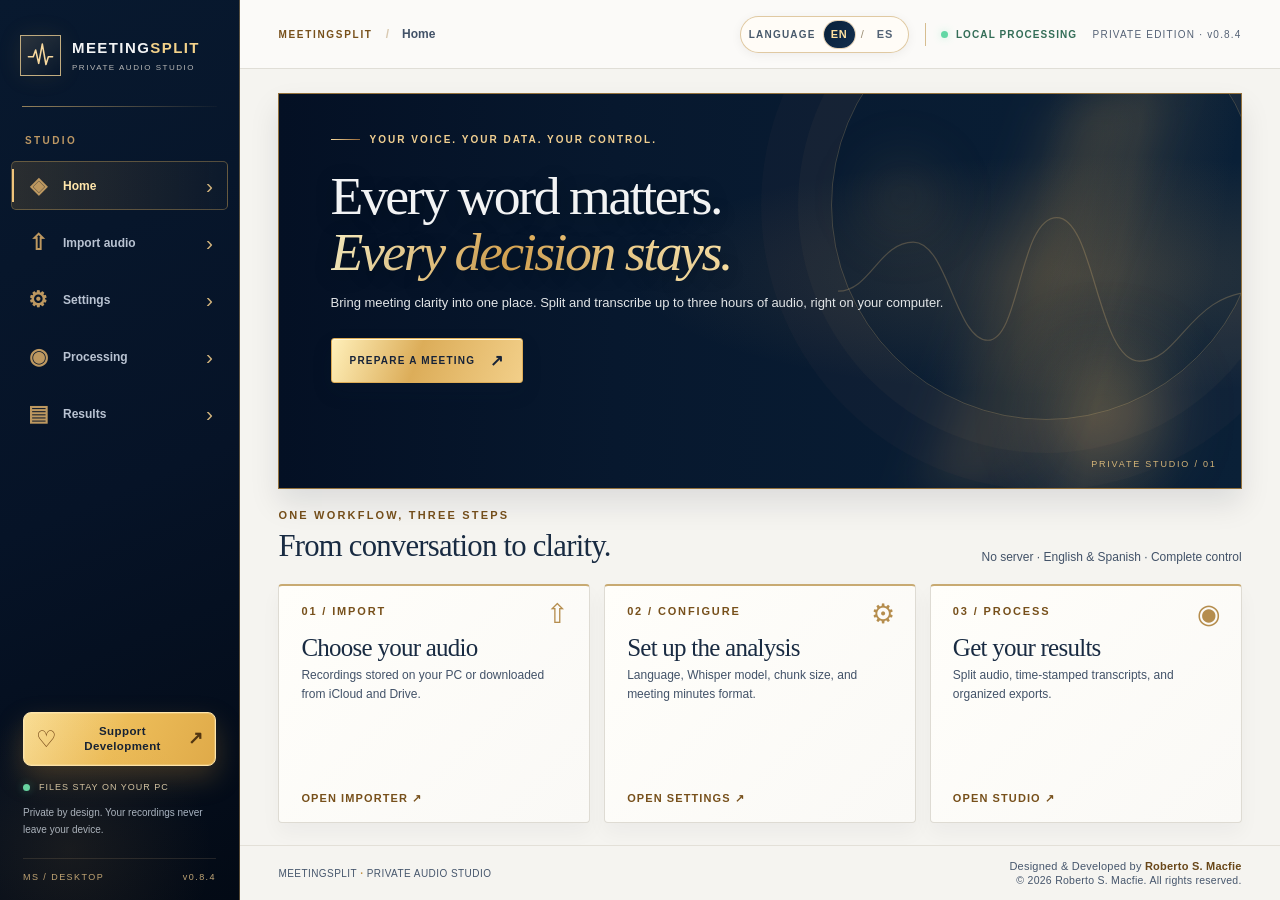
<file: MEETINGSPLIT_PREVIEW_v0.8.4.html>
<!doctype html>
<html lang="es">
<head>
  <meta charset="utf-8"><meta name="viewport" content="width=device-width, initial-scale=1">
  <meta name="color-scheme" content="light"><title>MeetingSplit · Estudio privado de reuniones</title>
  <style>:root{font-family:'Segoe UI Variable','Segoe UI',Arial,sans-serif;color:#14253b;background:#f1f0ec;--navy:#061327;--navy2:#0c2038;--gold:#c29346;--gold-hi:#f4d28a;--line:#e1dfd9;--cream:#faf9f5}
*{box-sizing:border-box}html,body{margin:0;width:100%;height:100%;overflow:hidden}button,select{font:inherit}button{cursor:pointer}button:focus-visible,select:focus-visible,input:focus-visible{outline:3px solid #c99845;outline-offset:3px}[hidden]{display:none!important}
.app-shell{display:grid;grid-template-columns:240px minmax(0,1fr);height:100vh;min-height:0;overflow:hidden}
.sidebar{min-height:0;display:flex;flex-direction:column;position:relative;overflow:hidden;background:linear-gradient(157deg,#08192f 0%,#061327 54%,#030a15 100%);color:#e9e8e6;border-right:1px solid rgba(220,172,93,.37)}
.sidebar:before{content:'';position:absolute;left:-80px;bottom:-100px;width:300px;height:300px;background:radial-gradient(circle,rgba(191,142,67,.11),transparent 67%);pointer-events:none}
.brand{min-height:106px;padding:27px 20px 22px;display:flex;align-items:center;gap:11px;position:relative}.brand-icon{height:41px;width:41px;display:grid;place-items:center;border:1px solid rgba(248,217,153,.75);color:#f7d89e;background:linear-gradient(140deg,rgba(247,209,140,.15),rgba(3,12,25,.12));box-shadow:0 0 25px rgba(212,157,70,.1)}.brand-icon svg{width:29px;height:29px}.brand-word strong{display:block;font-size:15px;letter-spacing:.095em;line-height:1.2;font-weight:700}.brand-word strong span{color:var(--gold-hi)}.brand-word small{display:block;font-size:8px;letter-spacing:.19em;color:#b8b8b7;margin-top:6px}.sidebar-divider{height:1px;background:linear-gradient(90deg,rgba(235,194,119,.62),rgba(235,194,119,.03));margin:0 22px}.nav-heading{color:#bd9864;font-size:10px;font-weight:700;letter-spacing:.24em;padding:28px 25px 15px;margin:0}.sidebar nav{display:flex;flex-direction:column;padding:0 11px;gap:8px}.nav-item{position:relative;width:100%;height:49px;text-align:left;border:1px solid transparent;background:transparent;color:#b9c3d2;display:flex;gap:13px;align-items:center;padding:0 14px;border-radius:5px;font-size:12px;font-weight:650;transition:background .15s,color .15s}.nav-item:hover{background:rgba(255,255,255,.045);color:#fff}.nav-item.active{color:#ffe6ab;border-color:rgba(218,174,95,.35);background:linear-gradient(90deg,rgba(185,139,65,.20),rgba(189,145,79,.03))}.nav-item.active:before{content:'';position:absolute;left:0;top:7px;bottom:7px;width:2px;background:#f0c47b}.nav-icon{font-size:22px;line-height:1;display:grid;place-items:center;width:24px;color:#bd9860}.nav-arrow{margin-left:auto;color:#d0b27c;font-size:21px;font-weight:300}.sidebar-bottom{margin-top:auto;padding:22px 23px 18px;color:#a9b5c5}.security-mark{font-size:9px;color:#d4c5a5;letter-spacing:.11em;display:flex;align-items:center;gap:9px}.green-dot{width:7px;height:7px;border-radius:50%;background:#63d7a5;display:inline-block;box-shadow:0 0 8px rgba(85,229,167,.33);flex-shrink:0}.sidebar-bottom p{font-size:10px;line-height:1.65;margin:13px 0 20px}.sidebar-identity{border-top:1px solid rgba(211,182,133,.15);padding-top:13px;display:flex;justify-content:space-between;font-size:9px;letter-spacing:.16em;color:#c1a677}
.main-shell{min-width:0;min-height:0;display:flex;flex-direction:column;background:#f5f4f0}.topbar{height:69px;min-height:69px;display:flex;align-items:center;justify-content:space-between;padding:0 clamp(23px,3vw,50px);background:#fbfaf8;border-bottom:1px solid #e0ded7;gap:12px}.page-position{display:flex;align-items:center;gap:13px;font-size:12px;font-weight:650;color:#59677a}.location-kicker{font-size:10px;letter-spacing:.17em;color:#9d753e}.crumb{color:#d9c9b1}.top-right{display:flex;align-items:center;gap:19px}.gold-separator{height:23px;width:1px;background:#d6bd90}.privacy-badge{font-size:10px;font-weight:800;letter-spacing:.11em;color:#336d57;display:flex;gap:8px;align-items:center}.version-chip{font-size:10px;letter-spacing:.12em;color:#8b93a0}#screen-container{min-width:0;min-height:0;flex:1;position:relative;overflow:hidden}.screen{display:none;overflow-y:auto;overflow-x:hidden;height:100%;padding:24px clamp(23px,3vw,50px) 22px;scrollbar-width:thin;scrollbar-color:#cab896 transparent}.screen.active-screen{display:flex;flex-direction:column;gap:20px}.bottomline{height:39px;min-height:39px;border-top:1px solid #e3e0d8;padding:0 clamp(23px,3vw,50px);color:#7e8998;display:flex;align-items:center;justify-content:space-between;gap:10px;font-size:9px;letter-spacing:.13em;white-space:nowrap}.bottomline b{color:var(--gold)}
.eyebrow{font-size:10px;font-weight:850;letter-spacing:.2em;display:flex;align-items:center;gap:10px;margin:0}.eyebrow.gold{color:#f1cf91}.eyebrow.ink{color:#a3763a}.eyebrow-line{height:1px;width:29px;background:linear-gradient(90deg,#f6da9f,#946637)}h1,h2,p{margin-top:0}h1,h2{font-family:'Bodoni MT','Bodoni Moda','Didot',Georgia,serif;font-weight:400}em{font-family:'Bodoni MT','Bodoni Moda',Didot,Georgia,serif;font-weight:400}
.cinematic{position:relative;min-height:320px;height:clamp(298px,44vh,405px);flex-shrink:0;overflow:hidden;color:#fff;background:linear-gradient(115deg,#061329,#0c1f39 63%,#142b3b);border:1px solid #94723d;box-shadow:0 15px 28px rgba(2,17,38,.1)}.scenery{position:absolute;inset:0;background:radial-gradient(ellipse at 84% 46%,rgba(236,177,92,.15),transparent 40%),linear-gradient(90deg,#041024 0%,#07182e 35%,#0a2037 100%)}.scenery:after{content:'';position:absolute;right:13%;top:0;height:100%;width:15%;background:linear-gradient(92deg,transparent,rgba(235,177,88,.16) 46%,transparent);transform:skewX(-18deg);filter:blur(19px)}.light-beam{position:absolute;right:3%;top:-20%;width:20%;height:140%;background:linear-gradient(90deg,transparent,rgba(228,175,95,.1) 49%,transparent);transform:rotate(9deg)}.glow-one,.glow-two{position:absolute;border-radius:50%;filter:blur(19px)}.glow-one{right:14%;bottom:19%;height:3px;width:3px;background:#fff2bf;box-shadow:0 0 70px 39px rgba(236,181,97,.45)}.glow-two{right:35%;top:26%;height:2px;width:2px;background:#fff;box-shadow:0 0 55px 18px rgba(220,169,92,.34)}.orbits{position:absolute;width:430px;height:430px;right:-20px;top:-104px;border:1px solid rgba(244,200,127,.22);border-radius:50%;box-shadow:0 0 0 33px rgba(220,179,121,.035),0 0 0 70px rgba(220,179,121,.024)}.wave-ribbon{position:absolute;right:-20px;top:25%;width:44%;color:#eac07e;opacity:.35}.wave-ribbon svg{display:block;width:100%;height:200px}.cinematic-copy{position:relative;z-index:1;padding:clamp(33px,4.4vh,55px) clamp(34px,4vw,67px);max-width:940px}.cinematic-copy h1{font-size:clamp(39px,4.2vw,64px);line-height:1.04;letter-spacing:-.046em;margin:24px 0 12px;text-shadow:0 4px 20px rgba(0,0,0,.28)}.cinematic-copy h1 em{background:linear-gradient(100deg,#fff4c6 0%,#e0ac57 45%,#ffe4a5 85%);background-clip:text;-webkit-background-clip:text;color:transparent}.cinematic-copy p:not(.eyebrow){color:#e2e5e7;line-height:1.72;font-size:13px;max-width:625px;margin-bottom:23px}.cinematic-mark{position:absolute;bottom:19px;right:24px;font-size:9px;letter-spacing:.2em;color:#d4b478}.gold-button{display:inline-flex;justify-content:center;align-items:center;gap:15px;min-height:44px;padding:12px 18px;border:1px solid #ddac57;background:linear-gradient(110deg,#fff0ba,#dcad59 45%,#f2cf89 100%);color:#11233a;font-size:10px;font-weight:900;letter-spacing:.12em;border-radius:3px;box-shadow:inset 0 1px 0 #fff8d9,0 9px 20px rgba(13,28,47,.13);transition:filter .15s,transform .15s}.gold-button:hover{filter:brightness(1.06);transform:translateY(-1px)}.gold-button span{font-size:16px}.home-section-heading{display:flex;align-items:end;justify-content:space-between;gap:20px}.home-section-heading h2{font-size:clamp(25px,2.4vw,35px);margin:8px 0 0;letter-spacing:-.025em}.home-section-heading>span{font-size:11px;color:#687585}.steps-grid{display:grid;grid-template-columns:repeat(3,minmax(0,1fr));gap:14px;flex:1;min-height:0}.step-card{text-align:left;position:relative;display:flex;flex-direction:column;min-height:166px;padding:19px 22px 17px;background:linear-gradient(135deg,#fffefa,#faf9f6);border:1px solid #dedbd3;border-top:2px solid #c8aa72;border-radius:4px;box-shadow:0 10px 20px rgba(9,31,52,.04);transition:transform .15s,border-color .15s}.step-card:hover{transform:translateY(-2px);border-color:#c3a370}.step-number{font-size:9px;letter-spacing:.17em;font-weight:800;color:#a27d4d}.step-icon{position:absolute;right:20px;top:12px;color:#b58d4d;font-size:27px}.step-card strong{font-family:'Bodoni MT',Georgia,serif;font-size:25px;font-weight:500;letter-spacing:-.03em;margin-top:17px}.step-card small{font-size:11px;color:#637081;line-height:1.6;margin-top:4px}.step-link{font-size:9px;color:#97703a;letter-spacing:.1em;font-weight:800;margin-top:auto;padding-top:14px}
.screen-intro{display:flex;justify-content:space-between;align-items:center;gap:20px;min-height:107px;flex-shrink:0}.screen-intro h1{margin:8px 0 6px;font-size:clamp(36px,3.6vw,52px);letter-spacing:-.045em}.screen-intro h1 em{color:#a77c40}.screen-intro p:not(.eyebrow){margin:0;font-size:12px;color:#667386}.step-count{font-size:10px;letter-spacing:.15em;color:#9c7e4d;border:1px solid #dacbb0;padding:12px 14px;white-space:nowrap}.two-cols{display:grid;grid-template-columns:minmax(0,1.15fr) minmax(330px,.85fr);gap:20px;flex:1;min-height:0}.surface-card{background:linear-gradient(136deg,#fffefa,#fcfbf8);border:1px solid #dfddd6;border-radius:6px;box-shadow:0 12px 25px rgba(12,25,47,.045)}.card-caption{padding:17px 23px 13px;display:flex;justify-content:space-between;align-items:center;border-bottom:1px solid #e9e5dd;font-weight:900;color:#6c788a;letter-spacing:.16em;font-size:10px}.card-caption span{color:#ae874e}.card-caption.light{border-bottom-color:rgba(238,201,149,.2);color:#d8c59e}.drop-zone{height:calc(100% - 148px);min-height:250px;width:calc(100% - 46px);margin:22px 23px;display:flex;align-items:center;justify-content:center;flex-direction:column;gap:8px;background:radial-gradient(ellipse at center -25%,rgba(207,160,91,.12),transparent 66%),#faf7f0;border:1px dashed #bda06f;border-radius:5px}.drop-zone:hover{background:#fff8e8}.upload-symbol{width:64px;height:64px;display:grid;place-items:center;border:1px solid #d8c6a7;border-radius:50%;font-size:40px;font-weight:200;color:#a47a3e}.drop-zone strong{font-size:25px;font-family:'Bodoni MT',Georgia,serif;color:#263952;white-space:nowrap;max-width:80%;overflow:hidden;text-overflow:ellipsis}.drop-zone small{font-size:11px;color:#8490a0;max-width:92%;text-overflow:ellipsis;overflow:hidden}.outline-cta{padding:11px 16px;display:inline-flex;justify-content:center;align-items:center;background:transparent;border:1px solid #bd9b65;color:#97713b;font-weight:800;font-size:10px;letter-spacing:.11em;border-radius:2px;min-height:41px;margin-top:7px}.folder-row{border-top:1px solid #e7e3dc;display:flex;justify-content:space-between;align-items:center;gap:12px;padding:11px 23px}.field-label{display:block;font-size:10px;font-weight:800;letter-spacing:.105em;color:#748094;margin:0}.folder-text{font-size:12px;color:#243d58;margin:7px 0 0;max-width:390px;overflow:hidden;white-space:nowrap;text-overflow:ellipsis}.text-button{padding:9px 0;border:0;border-bottom:1px solid #ba985d;color:#916a39;background:transparent;font-size:10px;letter-spacing:.1em;font-weight:850;flex-shrink:0}.import-info{display:flex;flex-direction:column;gap:15px;min-height:0}.dark-card{background:linear-gradient(152deg,#0c2440,#051528 72%,#020b17);color:#fff;border:1px solid #bd995f;border-radius:6px;box-shadow:0 13px 25px rgba(0,14,33,.12)}.import-info .dark-card{flex:1}.import-info .dark-card h2{font-size:clamp(37px,3.4vw,51px);margin:30px 24px 12px;line-height:1.09}.dark-card h2 em{color:#f3cf87}.import-info .dark-card>p{font-size:12px;line-height:1.75;color:#c7d3dd;margin:0 24px 22px}.info-rule{border-top:1px solid rgba(244,213,152,.16);color:#e2c58e;padding:12px 24px;letter-spacing:.11em;font-size:10px}.next-button{width:100%;flex-shrink:0}
.compact-intro{min-height:90px}.settings-grid{display:grid;grid-template-columns:1fr 1fr;gap:18px;flex:1;min-height:0}.settings-card{display:flex;flex-direction:column;min-width:0;overflow-y:auto}.fields{padding:17px 22px 11px;display:grid;grid-template-columns:1fr 1fr;column-gap:15px;row-gap:16px}.fields label{display:flex;flex-direction:column;gap:7px;min-width:0}.fields select{width:100%;min-width:0;height:40px;padding:0 11px;background:#f7f7f4;border:1px solid #d7dbdf;color:#293e59;border-radius:3px;font-size:12px;font-weight:650}.ai-notice{margin:2px 22px 10px;padding:9px 11px;background:#f8f1e4;border-left:2px solid #c69e60;display:flex;gap:10px;color:#756444;line-height:1.45;font-size:10.5px}.info-symbol{font:italic 16px Georgia,serif;color:#916b37}.checkbox-row{padding:7px 22px;display:flex;gap:10px;align-items:flex-start;cursor:pointer}.checkbox-row input{accent-color:#b89150;width:17px;height:17px;margin:3px 0 0;flex-shrink:0}.checkbox-row b{font-size:11px;color:#293a50;display:block}.checkbox-row small{display:block;font-size:10px;color:#7b8794;margin-top:4px}.settings-footer{display:flex;justify-content:space-between;align-items:center;gap:18px;flex-shrink:0}.settings-footer>span{font-size:10px;color:#647388}
.process-layout{grid-template-columns:minmax(0,1fr) minmax(330px,.86fr)}.processing-stage{display:flex;flex-direction:column;min-height:0}.waveform{margin:20px 24px 16px;min-height:100px;flex:1;max-height:180px;overflow:hidden;border-bottom:1px solid rgba(233,193,131,.19)}.waveform svg{width:100%;height:100%}.processing-stage h2{font-size:clamp(35px,3.4vw,51px);line-height:1.08;margin:4px 24px 13px}.processing-stage p{font-size:12px;line-height:1.7;color:#c3d0dd;max-width:550px;margin:0 24px 23px}.stage-features{margin-top:auto;display:flex;flex-wrap:wrap;gap:10px;padding:20px 23px;border-top:1px solid rgba(236,205,153,.18)}.stage-features span{font-size:9px;letter-spacing:.07em;color:#e3c188}.run-card{padding-bottom:19px;display:flex;flex-direction:column}.state-label{margin:31px 23px 0;letter-spacing:.12em;font-size:11px;color:#a37b42;font-weight:850}.progress-track{height:8px;margin:14px 23px 0;background:#e9e6df;border-radius:9px;overflow:hidden}.progress-track span{height:100%;width:0%;display:block;background:linear-gradient(90deg,#aa7a37,#f1c47b);transition:width .2s}.run-card #job-status{font-size:12px;line-height:1.75;color:#627185;min-height:65px;margin:20px 23px 20px}.full{margin:0 23px 10px}.cancel-button{height:42px;border:1px solid #b29065;background:#fcf5e7;color:#805a36;font-size:10px;font-weight:800;letter-spacing:.08em}.gold-button:disabled{opacity:.52;cursor:wait}.run-note{margin:auto 23px 0;border-top:1px solid #e5e2da;padding-top:17px;color:#788594;font-size:11px;line-height:1.7}.results-layout{flex:1;min-height:0;display:flex;align-items:center;justify-content:center;flex-direction:column;text-align:center;padding:24px}.result-emblem{font:60px Georgia,serif;color:#c29d62}.result-eyebrow{font-size:10px;font-weight:850;letter-spacing:.13em;color:#a38050;margin:10px 0 13px}.results-layout h2{font-size:clamp(34px,4vw,53px);margin:0 0 13px;line-height:1.05}.results-layout h2 em{color:#b38a50}.results-layout>p{max-width:480px;font-size:12px;color:#69768a;line-height:1.8}.results-path{margin:14px;max-width:min(650px,100%);padding:13px 16px;border:1px solid #ded1ba;background:#faf6ed;word-break:break-all;font-size:12px;color:#284159}.results-layout #results-open-folder{margin:11px 0}.results-layout #results-new{margin:15px 0}
@media(max-width:1190px){.app-shell{grid-template-columns:210px minmax(0,1fr)}.brand{padding-inline:14px}.brand-word strong{font-size:12px}.fields{column-gap:9px;padding-inline:15px}.fields select{font-size:11px}.ai-notice{margin-inline:15px}.checkbox-row{padding-inline:15px}.cinematic-copy h1{font-size:clamp(36px,4vw,52px)}.privacy-badge{font-size:9px}}
@media(max-width:1000px){.app-shell{grid-template-columns:75px minmax(0,1fr)}.brand{justify-content:center}.brand-word,.nav-heading,.sidebar-bottom p,.security-mark,.sidebar-identity,.nav-item span:not(.nav-icon){display:none}.nav-item{justify-content:center;padding:0}.nav-icon{font-size:23px}.sidebar-bottom{height:70px}.steps-grid{gap:9px}.step-card{padding:16px 13px}.step-card strong{font-size:21px}.two-cols{grid-template-columns:1fr 1fr}.screen-intro h1{font-size:38px}}
@media(max-width:760px){.topbar{height:57px;min-height:57px}.version-chip,.gold-separator,.bottomline span:last-child{display:none}.screen{padding:19px}.screen.active-screen{gap:14px}.two-cols,.settings-grid{grid-template-columns:1fr}.screen{overflow-y:auto}.cinematic{height:auto;min-height:360px}.cinematic-copy{padding:30px}.cinematic-copy h1{font-size:37px}.home-section-heading>span{display:none}.steps-grid{grid-template-columns:1fr}.step-card{min-height:125px}.settings-grid{flex:none}.settings-card{overflow:visible}.import-info .dark-card{min-height:350px}.processing-stage{min-height:330px}.run-card{min-height:340px}}
@media(max-height:720px) and (min-width:761px){.screen{gap:12px!important;padding-block:15px}.cinematic{height:clamp(245px,41vh,300px);min-height:245px}.cinematic-copy{padding-top:28px}.cinematic-copy h1{font-size:43px;margin:14px 0 8px}.cinematic-copy p:not(.eyebrow){margin-bottom:14px}.home-section-heading h2{font-size:26px}.step-card{min-height:135px}.screen-intro{min-height:82px}.compact-intro{min-height:70px}.settings-grid{gap:12px}.card-caption{padding:11px 16px}.fields{padding-top:10px;row-gap:10px}.fields select{height:34px}.ai-notice{padding-block:6px;margin-bottom:4px}.checkbox-row{padding-block:4px}.processing-stage h2{font-size:39px}}
@media(prefers-reduced-motion:reduce){*,*:before,*:after{animation:none!important;transition:none!important}}

/* Files are listed only after a completed native job, not fabricated in preview. */
.result-files{display:flex;justify-content:center;flex-wrap:wrap;gap:7px;max-width:680px;margin:6px 0 8px}
.result-file{background:#fff;border:1px solid #d0bb95;padding:9px 12px;border-radius:3px;color:#85602b;font-size:10px;font-weight:750}
.result-file:hover{background:#f6e9d0}

/* v0.6 Persistent language switcher and author credit — independent screens */
.top-right{display:flex;align-items:center;gap:clamp(6px,1.2vw,17px)}
.ui-language-control{display:inline-flex;align-items:center;flex-shrink:0;gap:6px;border:1px solid rgba(202,164,100,.58);border-radius:999px;padding:4px 8px;background:rgba(255,253,247,.83);box-shadow:0 2px 11px rgba(9,18,35,.06)}
.language-label{font-size:10px;font-weight:800;letter-spacing:.12em;color:#48596b;margin-right:2px}
.ui-lang-btn{min-width:29px;min-height:27px;border:0;border-radius:30px;padding:4px 7px;background:transparent;color:#526275;font-size:11px;font-weight:800;letter-spacing:.08em;transition:background .15s ease,color .15s ease}
.ui-lang-btn.selected{background:linear-gradient(125deg,#082039,#142f4e);color:#ffe2a0;box-shadow:0 0 0 1px rgba(184,133,58,.35)}
.lang-rule{color:#9a8c74;font-size:11px}
.developer-signature{font-size:11px;white-space:nowrap;letter-spacing:.02em;color:#677483}
.developer-signature a{color:#9a7035;text-decoration:none;font-weight:700;border-bottom:1px solid rgba(154,112,53,.45)}
.developer-signature a:is(:hover,:focus-visible){color:#614210;border-bottom-color:currentColor}
@media(max-width:1200px){.language-label{display:none}.top-right{gap:7px}.ui-language-control{padding:3px 5px}.version-chip{display:none}}
@media(max-width:960px){.privacy-badge{display:none}.developer-signature{font-size:10px}}
@media(prefers-reduced-motion:reduce){.ui-lang-btn{transition:none}}

/* Rights notice beneath developer signature; always visible on every view. */
.bottomline{min-height:55px;height:55px}
.credit-stack{display:flex;flex-direction:column;align-items:flex-end;justify-content:center;gap:3px;min-width:0}
.copyright-line{font-size:10px;line-height:1.12;letter-spacing:.025em;color:#808896;white-space:nowrap}
@media(max-width:760px){.bottomline .copyright-line{display:block}.bottomline .developer-signature{display:inline}.credit-stack{max-width:75%;text-align:right}.copyright-line{font-size:9px}}
@media(max-width:450px){.bottomline{gap:4px;padding-inline:9px;font-size:7px}.developer-signature{font-size:9px}.copyright-line{font-size:8px}}

/* v0.8.4 — Luxury, nonintrusive voluntary PayPal support link. No external SDK in the desktop renderer. */
.sidebar-support{width:100%;min-height:42px;display:flex;align-items:center;justify-content:center;gap:9px;margin:0 0 18px;border:1px solid rgba(239,193,110,.64);border-radius:4px;color:#fae3b3;background:linear-gradient(110deg,rgba(203,156,74,.15),rgba(7,24,44,.65));font-size:11px;font-weight:700;letter-spacing:.018em;transition:border-color .15s,background .15s}
.sidebar-support:hover,.sidebar-support:focus-visible{background:linear-gradient(110deg,rgba(203,156,74,.31),rgba(11,32,55,.75));border-color:#ffe1a1}
.support-heart{color:#f7c984;font:23px/1 Georgia,serif}
.support-arrow{color:#dfba76;font-size:16px;margin-left:auto}
@media(max-width:1000px){.sidebar-support{width:47px;height:46px;min-height:46px;margin:0 auto 5px;padding:0}.sidebar-support>span:not(.support-heart){display:none}.sidebar-bottom{height:auto;min-height:70px;padding:10px 13px 13px}}
@media(prefers-reduced-motion:reduce){.sidebar-support{transition:none}}


/* v0.8.4 — Readability pass across all FIVE individual screens.
   WCAG AA text contrast on cream/white surfaces, while preserving
   approved deep-navy / cinematic gold components. Desktop & preview share
   these exact tokens: no pale labels on light panels. */
:root {
  --light-ink: #192b42;
  --light-secondary: #425268;
  --light-muted: #4e5d70;
  --light-gold: #77501b;
}
/* Explicit foreground color in bright cards; do not inherit decorative gold/white. */
.main-shell, .surface-card, .step-card, .results-layout, .settings-card, .run-card {
  color: var(--light-ink);
}
/* Supporting copy on off-white surfaces */
.page-position, .home-section-heading>span,
.step-card small, .screen-intro p:not(.eyebrow),
.drop-zone small, .folder-text, .settings-footer>span,
.run-card #job-status, .run-note, .results-layout>p,
.checkbox-row small, .ai-notice, .card-caption {
  color: var(--light-secondary);
}
/* Captions and tiny metadata must still read clearly against white. */
.location-kicker, .eyebrow.ink, .step-number, .step-link,
.step-count, .card-caption span, .field-label, .text-button,
.result-eyebrow, .outline-cta, .state-label,
.result-file, .results-layout h2 em, .screen-intro h1 em {
  color: var(--light-gold);
}
.card-caption, .field-label, .step-number, .step-link, .step-count,
.result-eyebrow, .state-label, .eyebrow.ink, .outline-cta,
.text-button {font-size: 11px;}
.card-caption {letter-spacing:.105em;}
.field-label {letter-spacing:.055em;}
.step-card small, .screen-intro p:not(.eyebrow), .drop-zone small,
.run-card #job-status, .results-layout>p, .checkbox-row small,
.settings-footer>span, .run-note {font-size: 12px;}
.home-section-heading>span {font-size: 12px;}
.fields select, .checkbox-row b {font-size: 12px;color:var(--light-ink);}
.fields select {background:#fff;border-color:#c1c9d2;}
.ai-notice {font-size:11.5px;color:#58472b;}
.drop-zone small {color:var(--light-secondary);}
.version-chip {color:#546175;}
/* Brand credit remains ALWAYS legible beneath every screen */
.bottomline, .copyright-line, .developer-signature {
  color:#46566c;
}
.bottomline {font-size:10px;letter-spacing:.045em;}
.copyright-line {font-size:10.5px;}
.developer-signature {font-size:11px;}
.developer-signature a {color:#76501f;}
/* Dark surfaces keep intentional light type and gold lettering. */
.sidebar, .cinematic, .dark-card, .processing-stage {color:#f2f3f4;}
.dark-card .card-caption.light,
.processing-stage .card-caption.light {color:#e9d7b4;}
.dark-card .card-caption.light span,
.processing-stage .card-caption.light span {color:#f5d08a;}
/* Distinctive action text now meets contrast on pale gold. */
.gold-button {color:#172338;}
@media(max-width:760px) {
  .bottomline {font-size:9px;}
  .developer-signature {font-size:10px;}
  .copyright-line {font-size:9px;}
}

/* v0.8.4 — Premium, accessible PayPal CTA, click goes straight to PayPal NCP. */
.sidebar-support {
  display:flex;align-items:center;justify-content:center;gap:8px;
  width:100%;min-height:54px;margin:0 0 16px;padding:9px 12px;
  border:1px solid #ffe5ab;border-radius:8px;
  background:linear-gradient(115deg,#f9dd95 0%,#edbd59 49%,#dfaa49 100%);
  box-shadow:0 0 0 1px rgba(255,248,207,.2) inset,0 12px 28px rgba(215,154,58,.26);
  color:#132033;text-decoration:none;font-size:11.5px;font-weight:900;
  letter-spacing:.035em;line-height:1.3;text-align:center;
  transition:transform .16s ease, box-shadow .16s ease, filter .16s ease;
}
.sidebar-support:is(:hover,:focus-visible){color:#0c1c30;background:linear-gradient(115deg,#fff2c4 0%,#f5cb78 52%,#e7b85b 100%);filter:brightness(1.02);transform:translateY(-2px);box-shadow:0 16px 30px rgba(227,170,66,.3)}
.sidebar-support:focus-visible{outline:3px solid #fff4d7;outline-offset:3px}
.sidebar-support .support-heart{color:#6c3e10;font-size:23px;line-height:1;flex:0 0 auto}
.sidebar-support .support-arrow{color:#513511;font-size:18px;flex:0 0 auto;margin-left:auto}
#developer-name{font-weight:700;color:#694719;text-decoration:none;cursor:default}
@media(max-width:1000px){.sidebar-support{width:48px;min-height:48px;height:48px;padding:0;margin:0 auto 8px;border-radius:8px}.sidebar-support>span:not(.support-heart){display:none}}
@media(prefers-reduced-motion:reduce){.sidebar-support{transition:none}.sidebar-support:is(:hover,:focus-visible){transform:none}}

</style>
</head>
<body>
<div class="app-shell">
  <aside class="sidebar" aria-label="Navegación principal">
    <div class="brand" aria-label="MeetingSplit">
      <div class="brand-icon" aria-hidden="true"><svg viewBox="0 0 48 48"><path d="M4 26h8l4-11 5 22 6-32 6 34 4-13h7" stroke="currentColor" stroke-width="2.6" fill="none" stroke-linecap="round" stroke-linejoin="round" /></svg></div>
      <div class="brand-word"><strong>MEETING<span>SPLIT</span></strong><small>PRIVATE AUDIO STUDIO</small></div>
    </div>
    <div class="sidebar-divider"></div>
    <p class="nav-heading">ESTUDIO</p>
    <nav id="primary-navigation" aria-label="Pantallas">
      <button class="nav-item active" type="button" data-go="home" aria-current="page"><span class="nav-icon">◈</span><span>Inicio</span><span class="nav-arrow">›</span></button>
      <button class="nav-item" type="button" data-go="import"><span class="nav-icon">⇧</span><span>Importar audio</span><span class="nav-arrow">›</span></button>
      <button class="nav-item" type="button" data-go="settings"><span class="nav-icon">⚙</span><span>Configuración</span><span class="nav-arrow">›</span></button>
      <button class="nav-item" type="button" data-go="process"><span class="nav-icon">◉</span><span>Procesamiento</span><span class="nav-arrow">›</span></button>
      <button class="nav-item" type="button" data-go="results"><span class="nav-icon">▤</span><span>Resultados</span><span class="nav-arrow">›</span></button>
    </nav>
    <div class="sidebar-bottom">
      <a class="sidebar-support" id="support-development" href="https://www.paypal.com/ncp/payment/XPUK3HVHJW8KE" target="_blank" rel="noopener noreferrer" aria-label="Support MeetingSplit Development" title="Open secure PayPal contribution page">
        <span class="support-heart" aria-hidden="true">♡</span><span>Apoyar el desarrollo</span><span class="support-arrow" aria-hidden="true">↗</span>
      </a>
      <div class="security-mark"><span class="green-dot"></span><span>ARCHIVOS EN TU EQUIPO</span></div>
      <p>Privacidad por diseño. Tus grabaciones no se envían a servidores.</p>
      <div class="sidebar-identity"><span>MS / DESKTOP</span><span>v0.8.4</span></div>
    </div>
  </aside>
  <div class="main-shell">
    <header class="topbar">
      <div class="page-position"><span class="location-kicker">MEETINGSPLIT</span><span class="crumb">/</span><span id="page-crumb">Inicio</span></div>
      <div class="top-right"><div class="ui-language-control" role="group" aria-label="Interface language" id="ui-language-control">
        <span class="language-label" id="language-label">LANGUAGE</span><button type="button" class="ui-lang-btn selected" id="lang-en" data-locale="en" aria-pressed="true" lang="en">EN</button><span class="lang-rule" aria-hidden="true">/</span><button type="button" class="ui-lang-btn" id="lang-es" data-locale="es" aria-pressed="false" lang="es">ES</button>
      </div><span class="gold-separator"></span><span class="privacy-badge"><span class="green-dot"></span> PROCESAMIENTO LOCAL</span><span class="version-chip">EDICIÓN PRIVADA · v0.8.4</span></div>
    </header>
    <main id="screen-container" tabindex="-1">
      <!-- One individual view is present at a time; navigation never stacks pages vertically. -->
      <section class="screen home-screen active-screen" id="view-home" data-view="home" aria-labelledby="home-title">
        <div class="cinematic">
          <div class="scenery" aria-hidden="true"><div class="light-beam"></div><div class="glow-one"></div><div class="glow-two"></div><div class="orbits"></div><div class="wave-ribbon"><svg viewBox="0 0 460 220" preserveAspectRatio="none"><path d="M0 108C35 108 45 54 82 54s46 108 81 108 34-135 75-135 44 158 90 158 53-77 132-77" fill="none" stroke="currentColor" stroke-width="1.3" opacity=".7"/></svg></div></div>
          <div class="cinematic-copy"><p class="eyebrow gold"><span class="eyebrow-line"></span> TU VOZ. TU INFORMACIÓN. TU CONTROL.</p>
            <h1 id="home-title">Cada palabra cuenta.<br><em>Cada decisión permanece.</em></h1>
            <p>Reúne la claridad de tus reuniones en un solo lugar. Divide y transcribe hasta tres horas de audio, sin abandonar tu computadora.</p>
            <button type="button" class="gold-button lead-cta" data-go="import">PREPARAR UNA REUNIÓN <span>↗</span></button>
          </div><span class="cinematic-mark">ESTUDIO PRIVADO / 01</span>
        </div>
        <div class="home-section-heading"><div><p class="eyebrow ink">UN FLUJO, TRES PASOS</p><h2>De la conversación a la claridad.</h2></div><span>Sin servidor · Español e inglés · Control total</span></div>
        <div class="steps-grid">
          <button type="button" class="step-card" data-go="import"><span class="step-number">01 / IMPORTAR</span><span class="step-icon">⇧</span><strong>Selecciona el audio</strong><small>Reuniones almacenadas en tu equipo o descargadas de iCloud y Drive.</small><span class="step-link">ABRIR IMPORTADOR ↗</span></button>
          <button type="button" class="step-card" data-go="settings"><span class="step-number">02 / CONFIGURAR</span><span class="step-icon">⚙</span><strong>Define el análisis</strong><small>Idioma, modelo Whisper, tamaño de fragmentos y formato de minuta.</small><span class="step-link">VER CONFIGURACIÓN ↗</span></button>
          <button type="button" class="step-card" data-go="process"><span class="step-number">03 / PROCESAR</span><span class="step-icon">◉</span><strong>Obtén resultados</strong><small>Audios divididos, transcripción con tiempos y exportaciones organizadas.</small><span class="step-link">IR AL ESTUDIO ↗</span></button>
        </div>
      </section>
      <section class="screen" id="view-import" data-view="import" aria-labelledby="import-title" hidden>
        <div class="screen-intro"><div><p class="eyebrow ink">01 / ORIGEN DE LA REUNIÓN</p><h1 id="import-title">Importar <em>grabación.</em></h1><p>Tu audio original permanece intacto. Selecciona un archivo local para comenzar.</p></div><span class="step-count">PASO 01 — 03</span></div>
        <div class="two-cols import-layout">
          <div class="surface-card import-box"><div class="card-caption">GRABACIÓN DE ORIGEN <span>01</span></div>
            <button type="button" class="drop-zone" id="choose-file"><span class="upload-symbol">⇧</span><strong id="file-title">Seleccionar grabación</strong><small id="file-sub">MP3 · M4A · WAV · AAC · FLAC · OGG</small><span class="outline-cta">EXPLORAR ARCHIVOS ↗</span></button>
            <div class="folder-row"><div><p class="field-label">CARPETA DE DATOS Y RESULTADOS</p><p id="folder-display" class="folder-text">Pendiente: elegir carpeta local</p></div><button type="button" id="choose-output" class="text-button">CAMBIAR ↗</button></div>
          </div>
          <div class="import-info"><div class="dark-card"><span class="card-caption light">PRIVACIDAD ESENCIAL <span>✦</span></span><h2>El audio sigue<br><em>siendo tuyo.</em></h2><p>Los cortes y la transcripción funcionan en tu equipo, sin entregar la grabación a terceros. Los archivos importados desde la nube deben estar descargados.</p><div class="info-rule">ARCHIVO ORIGINAL SIN MODIFICAR</div><div class="info-rule">DESTINO LOCAL ELEGIDO POR TI</div><div class="info-rule">HASTA 3 HORAS POR REUNIÓN</div></div>
            <button type="button" class="gold-button next-button" data-go="settings">CONTINUAR A CONFIGURACIÓN <span>↗</span></button></div>
        </div>
      </section>
      <section class="screen" id="view-settings" data-view="settings" aria-labelledby="settings-title" hidden>
        <div class="screen-intro compact-intro"><div><p class="eyebrow ink">02 / AJUSTES DEL ANÁLISIS</p><h1 id="settings-title">Configura <em>tu reunión.</em></h1><p>Cada ajuste se aplica únicamente en tu computadora.</p></div><span class="step-count">PASO 02 — 03</span></div>
        <div class="settings-grid">
          <div class="surface-card settings-card"><div class="card-caption">AUDIO Y TRANSCRIPCIÓN <span>01</span></div><div class="fields">
            <label><span class="field-label">ACCIÓN PRINCIPAL</span><select id="action"><option value="both">Dividir + Transcribir</option><option value="transcribe">Solo transcribir</option><option value="split">Solo dividir</option></select></label>
            <label><span class="field-label">IDIOMA DE AUDIO</span><select id="input-language"><option value="auto">Automático · Español + Inglés</option><option value="es">Español</option><option value="en">Inglés</option></select></label>
            <label><span class="field-label">FRAGMENTOS MÁXIMOS</span><select id="minutes"><option value="5">5 minutos</option><option value="10">10 minutos</option><option value="15">15 minutos</option><option value="20">20 minutos</option></select></label>
            <label><span class="field-label">SOLAPAMIENTO</span><select id="overlap"><option value="20">20 segundos</option><option value="10">10 segundos</option><option value="30">30 segundos</option></select></label>
            <label><span class="field-label">FORMATO DE SALIDA</span><select id="format"><option value="mp3">MP3 · Compacto</option><option value="m4a">M4A · AAC</option><option value="wav">WAV · Sin comprimir</option></select></label>
            <label><span class="field-label">MODELO DE VOZ</span><select id="model"><option value="small">Small · Económico</option><option value="medium" selected>Medium · Equilibrado</option><option value="large-v3">Large-v3 · Alta precisión</option></select></label>
          </div></div>
          <div class="surface-card settings-card"><div class="card-caption">MINUTAS E INTELIGENCIA ARTIFICIAL <span>02</span></div><div class="fields">
            <label><span class="field-label">PLATAFORMA DE PREFERENCIA</span><select id="provider"><option value="chatgpt">ChatGPT</option><option value="gemini">Gemini</option></select></label>
            <label><span class="field-label">SUSCRIPCIÓN</span><select id="plan"><option value="paid">De pago</option><option value="free">Gratuita</option></select></label>
            <label><span class="field-label">TIPO DE DOCUMENTO</span><select id="report"><option value="both">Resumen + minuta</option><option value="summary">Solo resumen</option><option value="minutes">Solo minuta</option></select></label>
            <label><span class="field-label">IDIOMA DEL DOCUMENTO</span><select id="report-language"><option value="es">Español</option><option value="en">Inglés</option><option value="both">Español e inglés</option></select></label>
          </div><div class="ai-notice" id="provider-hint"><span class="info-symbol">i</span><span>Los resultados se preparan para utilizarlos en tu plataforma preferida.</span></div>
            <label class="checkbox-row"><input type="checkbox" id="local-summary"><span><b>Minuta automática local con Ollama</b><small>Opcional. Necesita Ollama y qwen3:4b instalados.</small></span></label>
            <label class="checkbox-row"><input type="checkbox" id="zip-output" checked><span><b>Exportar un ZIP con resultados</b><small>Incluye los archivos generados.</small></span></label>
          </div>
        </div><div class="settings-footer"><span>Las suscripciones de ChatGPT/Gemini no equivalen a acceso API automático.</span><button type="button" class="gold-button" data-go="process">CONTINUAR AL ESTUDIO <span>↗</span></button></div>
      </section>
      <section class="screen" id="view-process" data-view="process" aria-labelledby="process-title" hidden>
        <div class="screen-intro"><div><p class="eyebrow ink">03 / MOTOR DE PROCESAMIENTO</p><h1 id="process-title">Estudio <em>de audio.</em></h1><p>Tu reunión se procesa localmente con cortes seguros y transcripción temporal.</p></div><span class="step-count">PASO 03 — 03</span></div>
        <div class="two-cols process-layout">
          <div class="dark-card processing-stage"><span class="card-caption light">PROCESAMIENTO INTELIGENTE <span>03</span></span><div class="waveform" aria-hidden="true"><svg id="wave-svg" viewBox="0 0 310 105" preserveAspectRatio="none"></svg></div><h2>La precisión <em>es prioridad.</em></h2><p>Detectamos pausas naturales, conservamos segundos de contexto y registramos la procedencia de cada fragmento.</p><div class="stage-features"><span>ANÁLISIS LOCAL</span><span>CORTES CON SOLAPAMIENTO</span><span>IDIOMAS MIXTOS</span></div></div>
          <div class="surface-card run-card"><div class="card-caption">ESTADO DEL TRABAJO <span>LIVE</span></div><div class="state-label" id="state-label">ESPERANDO GRABACIÓN</div><div class="progress-track"><span id="progress-fill"></span></div><p id="job-status" role="status" aria-live="polite">Importa una grabación para comenzar.</p><button id="start-job" class="gold-button full" type="button">INICIAR PROCESAMIENTO <span>↗</span></button><button id="cancel-job" class="cancel-button full" type="button" hidden>CANCELAR PROCESAMIENTO ✕</button><button id="open-result" class="outline-cta full" type="button" hidden>ABRIR RESULTADOS ↗</button><div class="run-note">El modelo de voz puede requerir Internet únicamente la primera vez para su descarga. Los análisis posteriores son locales.</div></div>
        </div>
      </section>
      <section class="screen" id="view-results" data-view="results" aria-labelledby="results-title" hidden>
        <div class="screen-intro"><div><p class="eyebrow ink">04 / ENTREGA Y EXPORTACIÓN</p><h1 id="results-title">Tus <em>resultados.</em></h1><p>Transcripciones con tiempos, fragmentos numerados y documentos de seguimiento.</p></div><span class="step-count">ARCHIVO LOCAL</span></div>
        <div class="results-layout surface-card"><div class="result-emblem">▤</div><div class="result-eyebrow" id="result-eyebrow">TODAVÍA NO HAY UNA REUNIÓN PROCESADA</div><h2 id="result-heading">Tu información,<br><em>organizada con claridad.</em></h2><p id="result-description">Cuando termine una reunión, podrás abrir la carpeta elegida y consultar los archivos generados sin salir de MeetingSplit.</p><div class="results-path" id="result-path" hidden></div><div class="result-files" id="result-files" hidden></div><button type="button" id="results-open-folder" class="gold-button" hidden>ABRIR CARPETA DE RESULTADOS ↗</button><button type="button" id="results-new" data-go="import" class="text-button">PREPARAR UNA REUNIÓN ↗</button></div>
      </section>
    </main>
    <div class="bottomline"><span>MEETINGSPLIT <b>·</b> PRIVATE AUDIO STUDIO</span><div class="credit-stack"><span class="developer-signature" id="developer-signature">Designed &amp; Developed by <span id="developer-name">Roberto S. Macfie</span></span><span class="copyright-line" id="copyright-line">© 2026 Roberto S. Macfie. All rights reserved.</span></div></div>
  </div>
</div>

<script>// MeetingSplit v0.8.4 — UI translations. Spanish originals are the keys; English is the initial UI locale.
// This UI language preference does NOT change meeting audio language or report language.
window.MeetingSplitLocales = Object.freeze({englishBySpanish: Object.freeze({
  "MeetingSplit · Estudio privado de reuniones": "MeetingSplit · Private Meeting Studio",
  "ESTUDIO": "STUDIO",
  "Inicio": "Home",
  "Importar audio": "Import audio",
  "Configuración": "Settings",
  "Procesamiento": "Processing",
  "Resultados": "Results",
  "Apoyar el desarrollo": "Support Development",
  "ARCHIVOS EN TU EQUIPO": "FILES STAY ON YOUR PC",
  "Privacidad por diseño. Tus grabaciones no se envían a servidores.": "Private by design. Your recordings never leave your device.",
  "PROCESAMIENTO LOCAL": "LOCAL PROCESSING",
  "EDICIÓN PRIVADA · v0.8.4": "PRIVATE EDITION · v0.8.4",
  "TU VOZ. TU INFORMACIÓN. TU CONTROL.": "YOUR VOICE. YOUR DATA. YOUR CONTROL.",
  "Cada palabra cuenta.": "Every word matters.",
  "Cada decisión permanece.": "Every decision stays.",
  "Reúne la claridad de tus reuniones en un solo lugar. Divide y transcribe hasta tres horas de audio, sin abandonar tu computadora.": "Bring meeting clarity into one place. Split and transcribe up to three hours of audio, right on your computer.",
  "PREPARAR UNA REUNIÓN": "PREPARE A MEETING",
  "ESTUDIO PRIVADO / 01": "PRIVATE STUDIO / 01",
  "UN FLUJO, TRES PASOS": "ONE WORKFLOW, THREE STEPS",
  "De la conversación a la claridad.": "From conversation to clarity.",
  "Sin servidor · Español e inglés · Control total": "No server · English & Spanish · Complete control",
  "01 / IMPORTAR": "01 / IMPORT",
  "Selecciona el audio": "Choose your audio",
  "Reuniones almacenadas en tu equipo o descargadas de iCloud y Drive.": "Recordings stored on your PC or downloaded from iCloud and Drive.",
  "ABRIR IMPORTADOR ↗": "OPEN IMPORTER ↗",
  "02 / CONFIGURAR": "02 / CONFIGURE",
  "Define el análisis": "Set up the analysis",
  "Idioma, modelo Whisper, tamaño de fragmentos y formato de minuta.": "Language, Whisper model, chunk size, and meeting minutes format.",
  "VER CONFIGURACIÓN ↗": "OPEN SETTINGS ↗",
  "03 / PROCESAR": "03 / PROCESS",
  "Obtén resultados": "Get your results",
  "Audios divididos, transcripción con tiempos y exportaciones organizadas.": "Split audio, time-stamped transcripts, and organized exports.",
  "IR AL ESTUDIO ↗": "OPEN STUDIO ↗",
  "01 / ORIGEN DE LA REUNIÓN": "01 / MEETING SOURCE",
  "Importar": "Import",
  "grabación.": "recording.",
  "Tu audio original permanece intacto. Selecciona un archivo local para comenzar.": "Your original audio stays untouched. Select a local file to begin.",
  "PASO 01 — 03": "STEP 01 — 03",
  "GRABACIÓN DE ORIGEN": "SOURCE RECORDING",
  "Seleccionar grabación": "Choose a recording",
  "EXPLORAR ARCHIVOS ↗": "BROWSE FILES ↗",
  "CARPETA DE DATOS Y RESULTADOS": "DATA & RESULTS FOLDER",
  "Pendiente: elegir carpeta local": "Pending: choose a local folder",
  "CAMBIAR ↗": "CHANGE ↗",
  "PRIVACIDAD ESENCIAL": "ESSENTIAL PRIVACY",
  "El audio sigue": "Your audio",
  "siendo tuyo.": "stays yours.",
  "Los cortes y la transcripción funcionan en tu equipo, sin entregar la grabación a terceros. Los archivos importados desde la nube deben estar descargados.": "Splitting and transcription run on your PC without sending audio to third parties. Cloud recordings must be downloaded locally.",
  "ARCHIVO ORIGINAL SIN MODIFICAR": "ORIGINAL FILE UNCHANGED",
  "DESTINO LOCAL ELEGIDO POR TI": "YOUR CHOSEN LOCAL FOLDER",
  "HASTA 3 HORAS POR REUNIÓN": "UP TO 3 HOURS PER MEETING",
  "CONTINUAR A CONFIGURACIÓN": "CONTINUE TO SETTINGS",
  "02 / AJUSTES DEL ANÁLISIS": "02 / ANALYSIS SETTINGS",
  "Configura": "Configure",
  "tu reunión.": "your meeting.",
  "Cada ajuste se aplica únicamente en tu computadora.": "Every setting applies only on your computer.",
  "PASO 02 — 03": "STEP 02 — 03",
  "AUDIO Y TRANSCRIPCIÓN": "AUDIO & TRANSCRIPTION",
  "ACCIÓN PRINCIPAL": "MAIN ACTION",
  "Dividir + Transcribir": "Split + Transcribe",
  "Solo transcribir": "Transcribe only",
  "Solo dividir": "Split only",
  "IDIOMA DE AUDIO": "AUDIO LANGUAGE",
  "Automático · Español + Inglés": "Auto · Spanish + English",
  "Español": "Spanish",
  "Inglés": "English",
  "FRAGMENTOS MÁXIMOS": "MAXIMUM CHUNK LENGTH",
  "5 minutos": "5 minutes",
  "10 minutos": "10 minutes",
  "15 minutos": "15 minutes",
  "20 minutos": "20 minutes",
  "SOLAPAMIENTO": "OVERLAP",
  "20 segundos": "20 seconds",
  "10 segundos": "10 seconds",
  "30 segundos": "30 seconds",
  "FORMATO DE SALIDA": "OUTPUT FORMAT",
  "MP3 · Compacto": "MP3 · Compact",
  "WAV · Sin comprimir": "WAV · Uncompressed",
  "MODELO DE VOZ": "SPEECH MODEL",
  "Small · Económico": "Small · Lightweight",
  "Medium · Equilibrado": "Medium · Balanced",
  "Large-v3 · Alta precisión": "Large-v3 · High accuracy",
  "MINUTAS E INTELIGENCIA ARTIFICIAL": "MEETING MINUTES & ARTIFICIAL INTELLIGENCE",
  "PLATAFORMA DE PREFERENCIA": "PREFERRED PLATFORM",
  "SUSCRIPCIÓN": "SUBSCRIPTION",
  "De pago": "Paid",
  "Gratuita": "Free",
  "TIPO DE DOCUMENTO": "DOCUMENT TYPE",
  "Resumen + minuta": "Summary + meeting minutes",
  "Solo resumen": "Summary only",
  "Solo minuta": "Meeting minutes only",
  "IDIOMA DEL DOCUMENTO": "DOCUMENT LANGUAGE",
  "Español e inglés": "Spanish and English",
  "Los resultados se preparan para utilizarlos en tu plataforma preferida.": "Results are prepared for use in your preferred platform.",
  "Minuta automática local con Ollama": "Local automatic meeting minutes with Ollama",
  "Opcional. Necesita Ollama y qwen3:4b instalados.": "Optional. Requires Ollama and qwen3:4b installed.",
  "Exportar un ZIP con resultados": "Export results as ZIP",
  "Incluye los archivos generados.": "Includes generated files.",
  "Las suscripciones de ChatGPT/Gemini no equivalen a acceso API automático.": "ChatGPT/Gemini subscriptions do not automatically provide API access.",
  "CONTINUAR AL ESTUDIO": "CONTINUE TO STUDIO",
  "03 / MOTOR DE PROCESAMIENTO": "03 / PROCESSING ENGINE",
  "Estudio": "Audio",
  "de audio.": "studio.",
  "Tu reunión se procesa localmente con cortes seguros y transcripción temporal.": "Your meeting is processed locally with safe splits and time-stamped transcription.",
  "PASO 03 — 03": "STEP 03 — 03",
  "PROCESAMIENTO INTELIGENTE": "INTELLIGENT PROCESSING",
  "La precisión": "Accuracy",
  "es prioridad.": "comes first.",
  "Detectamos pausas naturales, conservamos segundos de contexto y registramos la procedencia de cada fragmento.": "We detect natural pauses, keep surrounding context, and record the source time of every chunk.",
  "ANÁLISIS LOCAL": "LOCAL ANALYSIS",
  "CORTES CON SOLAPAMIENTO": "OVERLAPPING CUTS",
  "IDIOMAS MIXTOS": "MIXED LANGUAGES",
  "ESTADO DEL TRABAJO": "JOB STATUS",
  "ESPERANDO GRABACIÓN": "WAITING FOR RECORDING",
  "Importa una grabación para comenzar.": "Import a recording to get started.",
  "INICIAR PROCESAMIENTO": "START PROCESSING",
  "CANCELAR PROCESAMIENTO ✕": "CANCEL PROCESSING ✕",
  "ABRIR RESULTADOS ↗": "OPEN RESULTS ↗",
  "El modelo de voz puede requerir Internet únicamente la primera vez para su descarga. Los análisis posteriores son locales.": "The speech model may require Internet for its first download only. Later analyses are local.",
  "04 / ENTREGA Y EXPORTACIÓN": "04 / DELIVERY & EXPORT",
  "Tus": "Your",
  "resultados.": "results.",
  "Transcripciones con tiempos, fragmentos numerados y documentos de seguimiento.": "Time-stamped transcripts, numbered chunks, and follow-up documents.",
  "ARCHIVO LOCAL": "LOCAL FILES",
  "TODAVÍA NO HAY UNA REUNIÓN PROCESADA": "NO MEETING PROCESSED YET",
  "Tu información,": "Your information,",
  "organizada con claridad.": "clearly organized.",
  "Cuando termine una reunión, podrás abrir la carpeta elegida y consultar los archivos generados sin salir de MeetingSplit.": "When processing finishes, open your chosen folder and access the generated files without leaving MeetingSplit.",
  "ABRIR CARPETA DE RESULTADOS ↗": "OPEN RESULTS FOLDER ↗",
  "DISEÑADO PARA CLARIDAD · CREADO PARA PRIVACIDAD": "DESIGNED FOR CLARITY · BUILT FOR PRIVACY",
  "Perfil conservador: 5 minutos por fragmento. Verifica el límite total de audio de tu plan; también puedes entregar la transcripción de texto.": "Conservative profile: 5 minutes per chunk. Check your plan’s total audio limit; you can also submit the text transcript.",
  "ChatGPT Free puede tener restricciones para audios. MeetingSplit produce texto local para utilizarlo como alternativa.": "ChatGPT Free may restrict audio files. MeetingSplit produces local text as an alternative.",
  "Sugerencia para Gemini de pago: 20 min por archivo, contando el solapamiento. Los límites reales pueden cambiar.": "Suggested for paid Gemini: 20 minutes per file including overlap. Actual limits may change.",
  "Sugerencia para ChatGPT de pago: 15 min por archivo, contando el solapamiento. Los límites reales pueden cambiar.": "Suggested for paid ChatGPT: 15 minutes per file including overlap. Actual limits may change.",
  "Se seleccionará desde la aplicación Windows.": "Choose this folder in the Windows application.",
  "Esta vista previa no puede abrir archivos. La selección funciona al ejecutar la aplicación Windows.": "This preview cannot open files. Selection works in the Windows application.",
  "La carpeta de resultados se abrirá desde MeetingSplit en Windows después de procesar una grabación.": "The results folder opens from MeetingSplit on Windows after processing a recording.",
  "Vista previa: instala o ejecuta MeetingSplit para procesar audio.": "Preview only: run MeetingSplit on Windows to process audio.",
  "Primero selecciona una grabación": "Choose a recording first",
  "PROCESANDO EN TU PC": "PROCESSING ON YOUR PC",
  "Preparando los archivos en el disco...": "Preparing files on disk...",
  "Solicitando cancelación segura; los resultados parciales se conservarán.": "Requesting safe cancellation; completed files will be retained.",
  "PROCESAMIENTO COMPLETADO": "PROCESSING COMPLETE",
  "Resultados listos. Puedes abrir la carpeta local.": "Results are ready. You can open the local folder.",
  "Reunión lista.": "Meeting complete.",
  "Información organizada.": "Information organized.",
  "Abre la carpeta para acceder a tus audios, transcripción y otros resultados disponibles según la configuración.": "Open the folder to access your audio, transcript, and any other results from your selected settings.",
  "REVISAR PROCESAMIENTO": "CHECK PROCESSING",
  "CANCELADO": "CANCELLED",
  "Grabación cargada. Revisa las opciones e inicia el procesamiento.": "Recording loaded. Review your options and start processing.",
  "GRABACIÓN LISTA": "RECORDING READY",
  "Transcripción completa": "Full transcript",
  "Subtítulos SRT": "SRT subtitles",
  "Resumen y minuta local": "Local summary and meeting minutes",
  "Paquete ZIP": "ZIP package",
  "Instrucciones para IA": "AI instructions",
  "Inspeccionando duración y formato": "Inspecting duration and format",
  "Analizando silencios sin cargar todo el audio en RAM": "Analyzing silences without loading all audio into RAM",
  "Preparando aceleración NVIDIA (CUDA)...": "Preparing NVIDIA acceleration (CUDA)...",
  "Preparando minuta local con Ollama": "Preparing local meeting minutes with Ollama",
  "Creando paquete ZIP de resultados": "Creating results ZIP package",
  "Resultados terminados. Ya puedes abrirlos.": "Results are complete. You can open them now.",
  "Falta faster-whisper. Ejecuta instalar.bat para instalar las dependencias.": "Faster-Whisper is missing. Run instalar.bat to install the dependencies.",
  "Grabación cargada. Revisa las opciones e inicia el procesamiento.": "Recording loaded. Review your options and start processing.",
  "Cancelando; se conservarán las partes completadas...": "Cancelling; completed parts will be kept...",
  "Error: ": "Error: "
})});
</script>
<script>(function(){
'use strict';
const el = (id) => document.getElementById(id);
const screens = ['home','import','settings','process','results'];
const names = {home:'Inicio',import:'Importar audio',settings:'Configuración',process:'Procesamiento',results:'Resultados'};
const enDictionary=window.MeetingSplitLocales.englishBySpanish;
let uiLocale='en', currentPage='home', statusOriginal='', stateLabelOriginal='', currentNotice='';
const staticText=[];
const SKIP_DYNAMIC=new Set(['page-crumb','file-title','file-sub','folder-display','state-label','job-status',
'result-eyebrow','result-heading','result-description','result-path','result-files','provider-hint']);
function translate(text){
  if(uiLocale==='es')return text;
  const direct=enDictionary[text];if(direct)return direct;
  // Native processing emits useful progress from Python. Translate without discarding counts.
  let m;
  if((m=/^Exportando audio (\d+) de (\d+)$/.exec(text)))return `Exporting audio ${m[1]} of ${m[2]}`;
  if((m=/^Transcribiendo audio (\d+) de (\d+)$/.exec(text)))return `Transcribing audio ${m[1]} of ${m[2]}`;
  if(text.startsWith('Error: '))return 'Error: '+translate(text.slice(7));
  if(text.startsWith('CUDA no disponible ('))return text.replace('CUDA no disponible (','CUDA unavailable (').replace('Usando CPU en modo seguro.','Using CPU in safe mode.');
  return text;
}
function translatePreserveWhitespace(text){const s=text.trim();return s&&enDictionary[s]?text.replace(s,translate(s)):text;}
function collectStaticText(){
  const w=document.createTreeWalker(document.body,NodeFilter.SHOW_TEXT);
  let node;
  while((node=w.nextNode())){
    const parent=node.parentElement;
    if(!parent || ['SCRIPT','STYLE'].includes(parent.tagName)||parent.closest('#developer-signature')||parent.closest('#ui-language-control'))continue;
    if(parent.closest('[id]') && SKIP_DYNAMIC.has(parent.closest('[id]').id))continue;
    const source=node.nodeValue.trim();
    if(enDictionary[source])staticText.push({node,source,original:node.nodeValue});
  }
}
function setStateLabel(spanish){stateLabelOriginal=spanish;el('state-label').textContent=translate(spanish);}
function updateLocalizedDynamicFields(){
  const initial={
    'file-title':'Seleccionar grabación',
    'folder-display':'Pendiente: elegir carpeta local',
    'state-label':'ESPERANDO GRABACIÓN',
    'job-status':'Importa una grabación para comenzar.',
    'result-eyebrow':'TODAVÍA NO HAY UNA REUNIÓN PROCESADA',
    'result-description':'Cuando termine una reunión, podrás abrir la carpeta elegida y consultar los archivos generados sin salir de MeetingSplit.'
  };
  for(const [id,source] of Object.entries(initial)){
    const node=el(id),current=node.textContent;
    if(current===source||current===enDictionary[source])node.textContent=translate(source);
  }
  // Only reset placeholder text when there is no actual meeting result.
  if(!resultPath){
    const heading=el('result-heading');
    const first=heading.firstChild,last=heading.querySelector('em');
    if(first&&last){first.textContent=translate('Tu información,')+' ';last.textContent=translate('organizada con claridad.');}
  }else{
    el('result-eyebrow').textContent=translate('PROCESAMIENTO COMPLETADO');
    el('result-heading').innerHTML=translate('Reunión lista.')+'<br><em>'+translate('Información organizada.')+'</em>';
    el('result-description').textContent=translate('Abre la carpeta para acceder a tus audios, transcripción y otros resultados disponibles según la configuración.');
  }
}
function saveUILocale(lang){try{localStorage.setItem('meetingsplit-ui-language',lang);}catch(_){} if(bridge && typeof bridge.setUILanguage==='function')bridge.setUILanguage(lang);}
function applyUILocale(lang,persist=true){
  uiLocale=lang==='es'?'es':'en';
  document.documentElement.lang=uiLocale;
  document.title=uiLocale==='en'?'MeetingSplit · Private Meeting Studio':'MeetingSplit · Estudio privado de reuniones';
  staticText.forEach(({node,original,source})=>{
    // Never overwrite a user-supplied path, meeting filename or changed result.
    if(node.isConnected)node.nodeValue=original.replace(source,translate(source));
  });
  document.querySelectorAll('.ui-lang-btn').forEach(b=>{
    const active=b.dataset.locale===uiLocale;
    b.classList.toggle('selected',active);b.setAttribute('aria-pressed',String(active));
  });
  el('language-label').textContent=uiLocale==='en'?'LANGUAGE':'IDIOMA';
  const support=el('support-development');
  if(support){
    support.title=uiLocale==='en'?'Open secure PayPal contribution page':'Abrir página segura de aportaciones en PayPal';
    support.setAttribute('aria-label',uiLocale==='en'?'Support MeetingSplit development':'Apoyar el desarrollo de MeetingSplit');
  }
  el('ui-language-control').setAttribute('aria-label',uiLocale==='en'?'Interface language':'Idioma de la aplicación');
  const sidebar=document.querySelector('.sidebar');
  sidebar.setAttribute('aria-label',uiLocale==='en'?'Main navigation':'Navegación principal');
  el('primary-navigation').setAttribute('aria-label',uiLocale==='en'?'Screens':'Pantallas');
  el('page-crumb').textContent=translate(names[currentPage]);
  el('screen-container').setAttribute('aria-label',translate(names[currentPage]));
  updateLocalizedDynamicFields();
  recommendation(false);
  if(statusOriginal)el('job-status').textContent=translate(statusOriginal);
  if(stateLabelOriginal)el('state-label').textContent=translate(stateLabelOriginal);
  if(resultIndexJSON)renderResults(resultIndexJSON);
  if(persist)saveUILocale(uiLocale);
}
window.meetingSplitSetUILanguage=applyUILocale;
document.querySelectorAll('.ui-lang-btn').forEach(b=>b.addEventListener('click',()=>applyUILocale(b.dataset.locale)));
function savedUILocale(){try{return localStorage.getItem('meetingsplit-ui-language')||'en';}catch(_){return 'en';}}
collectStaticText();
let bridge = null, working = false, chosenFile = '', resultPath = '', resultIndexJSON = '';
const navItems = Array.from(document.querySelectorAll('.nav-item'));

function navigate(page){
  if(!screens.includes(page)) return;
  currentPage=page;
  screens.forEach((key)=>{
    const node = el('view-'+key);
    node.hidden = key!==page;
    node.classList.toggle('active-screen',key===page);
  });
  navItems.forEach((node)=>{
    const selected = node.dataset.go===page;
    node.classList.toggle('active',selected);
    if(selected) node.setAttribute('aria-current','page');
    else node.removeAttribute('aria-current');
  });
  el('page-crumb').textContent=translate(names[page]);
  el('view-'+page).scrollTop=0;
  el('screen-container').setAttribute('aria-label',translate(names[page]));
}
window.meetingSplitNavigate = navigate; // Used only for UI inspection and tests.
document.querySelectorAll('[data-go]').forEach((node)=>node.addEventListener('click',()=>navigate(node.dataset.go)));

const wave=el('wave-svg');
if(wave){
  let bars='';
  for(let i=0;i<84;i++){
    const level=Math.abs(Math.sin(i*1.98)*Math.cos(i*.337))*.83+Math.abs(Math.cos(i*.71))*.13;
    const h=4+level*75;
    bars+=`<rect x="${2+i*3.67}" y="${((105-h)/2).toFixed(1)}" width="2.2" height="${h.toFixed(1)}" rx="1" fill="${i<28?'#b28343':i<58?'#f2d69b':'#bf9655'}" />`;
  }
  wave.innerHTML=bars;
}
function setStatus(message,pct){
  statusOriginal=message;
  el('job-status').textContent=translate(message);
  el('progress-fill').style.width=Math.max(0,Math.min(100,Number(pct)||0))+'%';
}
function recommendation(adjustDuration=true){
  const ai=el('provider').value,plan=el('plan').value;
  const target=ai==='gemini'&&plan==='free'?5:(ai==='gemini'?20:15);
  if(adjustDuration)el('minutes').value=String(target);
  let note;
  if(ai==='gemini'&&plan==='free')note='Perfil conservador: 5 minutos por fragmento. Verifica el límite total de audio de tu plan; también puedes entregar la transcripción de texto.';
  else if(ai==='chatgpt'&&plan==='free')note='ChatGPT Free puede tener restricciones para audios. MeetingSplit produce texto local para utilizarlo como alternativa.';
  else note=`Sugerencia para ${ai==='gemini'?'Gemini':'ChatGPT'} de pago: ${target} min por archivo, contando el solapamiento. Los límites reales pueden cambiar.`;
  currentNotice=note;
  el('provider-hint').lastElementChild.textContent=translate(note);
}
el('provider').addEventListener('change',recommendation);
el('plan').addEventListener('change',recommendation);

// Voluntary support opens the owner-provided PayPal NCP link ONLY on click.
// Preview: standard HTTPS anchor opens the browser tab. Native: Qt bridge
// opens the same URL in the user's system browser, with no SDK in the app.
const supportButton=el('support-development');
if(supportButton) supportButton.addEventListener('click',(event)=>{
  if(bridge && typeof bridge.openPayPalSupport==='function'){
    event.preventDefault();
    bridge.openPayPalSupport();
  }
});
el('choose-file').addEventListener('click',()=>{
  if(bridge) bridge.pickFile();
  else {navigate('process');setStatus('Esta vista previa no puede abrir archivos. La selección funciona al ejecutar la aplicación Windows.',0);}
});
el('choose-output').addEventListener('click',()=>{
  if(bridge) bridge.pickOutput();
  else {navigate('import');el('folder-display').textContent=translate('Se seleccionará desde la aplicación Windows.');}
});
function openFolder(){
  if(bridge&&resultPath) bridge.openResult();
  else {navigate('results');el('result-description').textContent=translate('La carpeta de resultados se abrirá desde MeetingSplit en Windows después de procesar una grabación.');}
}
el('open-result').addEventListener('click',openFolder);
el('results-open-folder').addEventListener('click',openFolder);

function finished(){
  working=false;
  el('start-job').disabled=false;
  el('cancel-job').hidden=true;
  el('cancel-job').disabled=false;
}
el('start-job').addEventListener('click',()=>{
  navigate('process');
  if(working) return;
  if(!bridge){setStatus('Vista previa: instala o ejecuta MeetingSplit para procesar audio.',0);return;}
  if(!chosenFile){navigate('import');el('file-title').textContent=translate('Primero selecciona una grabación');return;}
  const data={};
  for(const id of ['action','provider','plan','minutes','overlap','format','model','report'])data[id]=el(id).value;
  data.input_language=el('input-language').value;
  data.report_language=el('report-language').value;
  data.local_summary=el('local-summary').checked;
  data.zip_output=el('zip-output').checked;
  data.ollama_model='qwen3:4b';
  working=true;
  el('cancel-job').hidden=false;
  el('start-job').disabled=true;
  el('open-result').hidden=true;
  setStateLabel('PROCESANDO EN TU PC');
  setStatus('Preparando los archivos en el disco...',2);
  bridge.startJob(JSON.stringify(data));
});
el('cancel-job').addEventListener('click',()=>{
  if(bridge&&working){bridge.cancelJob();el('cancel-job').disabled=true;setStatus('Solicitando cancelación segura; los resultados parciales se conservarán.',0);}
});
function renderResults(index){
  resultIndexJSON=index;
  const container=el('result-files');
  container.textContent='';
  const allowed=new Set(['TRANSCRIPCION_COMPLETA.txt','TRANSCRIPCION_SUBTITULOS.srt',
    'RESUMEN_Y_MINUTA_LOCAL.md','RESULTADOS_COMPLETOS.zip','INSTRUCCIONES_CHATGPT_GEMINI.txt']);
  let items=[];
  try { items=JSON.parse(index); }catch(_){ return; }
  if(!Array.isArray(items))return;
  for(const item of items){
    if(!item || !allowed.has(item.name) || typeof item.label!=='string')continue;
    const button=document.createElement('button');
    button.type='button';button.className='result-file';button.textContent=translate(item.label)+' ↗';
    button.addEventListener('click',()=>{if(bridge)bridge.openOutputFile(item.name);});
    container.appendChild(button);
  }
  container.hidden=container.children.length===0;
}
function showResult(folder){
  finished();
  resultPath=folder;
  el('open-result').hidden=false;
  setStateLabel('PROCESAMIENTO COMPLETADO');
  setStatus('Resultados listos. Puedes abrir la carpeta local.',100);
  el('result-eyebrow').textContent=translate('PROCESAMIENTO COMPLETADO');
  el('result-heading').innerHTML=translate('Reunión lista.')+'<br><em>'+translate('Información organizada.')+'</em>';
  el('result-description').textContent=translate('Abre la carpeta para acceder a tus audios, transcripción y otros resultados disponibles según la configuración.');
  el('result-path').textContent=folder;
  el('result-path').hidden=false;
  el('results-open-folder').hidden=false;
  if(bridge && typeof bridge.getResultIndex==='function') bridge.getResultIndex(renderResults);
  navigate('results');
}
if(typeof QWebChannel!=='undefined' && typeof qt!=='undefined' && qt.webChannelTransport){
  new QWebChannel(qt.webChannelTransport,function(channel){
    bridge=channel.objects.desktop;
    bridge.fileSelected.connect(function(path){
      chosenFile=path;
      el('file-title').textContent=path.split(/[\\/]/).pop();
      el('file-sub').textContent=path;
      setStateLabel('GRABACIÓN LISTA');
      setStatus('Grabación cargada. Revisa las opciones e inicia el procesamiento.',0);
    });
    bridge.folderSelected.connect(path=>{el('folder-display').textContent=path;});
    bridge.progress.connect((msg,pct)=>{setStatus(msg,pct);});
    bridge.completed.connect((path)=>showResult(path));
    bridge.failed.connect((msg)=>{
      finished();
      setStateLabel('REVISAR PROCESAMIENTO');
      setStatus('Error: '+msg,0);
      navigate('process');
    });
    bridge.cancelled.connect((msg)=>{
      finished();
      setStateLabel('CANCELADO');
      setStatus(msg,0);
      navigate('process');
    });
    bridge.getDefaultOutput(path=>{
      el('folder-display').textContent=path||translate('Pendiente: elegir carpeta local');
      if(!path)bridge.ensureOutput();
    });
    if(typeof bridge.getUILanguage==='function')bridge.getUILanguage(value=>applyUILocale(value||'en',false));
  });
}
recommendation();applyUILocale(savedUILocale(),false);navigate('home');
})();
</script>
</body>
</html>
</file>
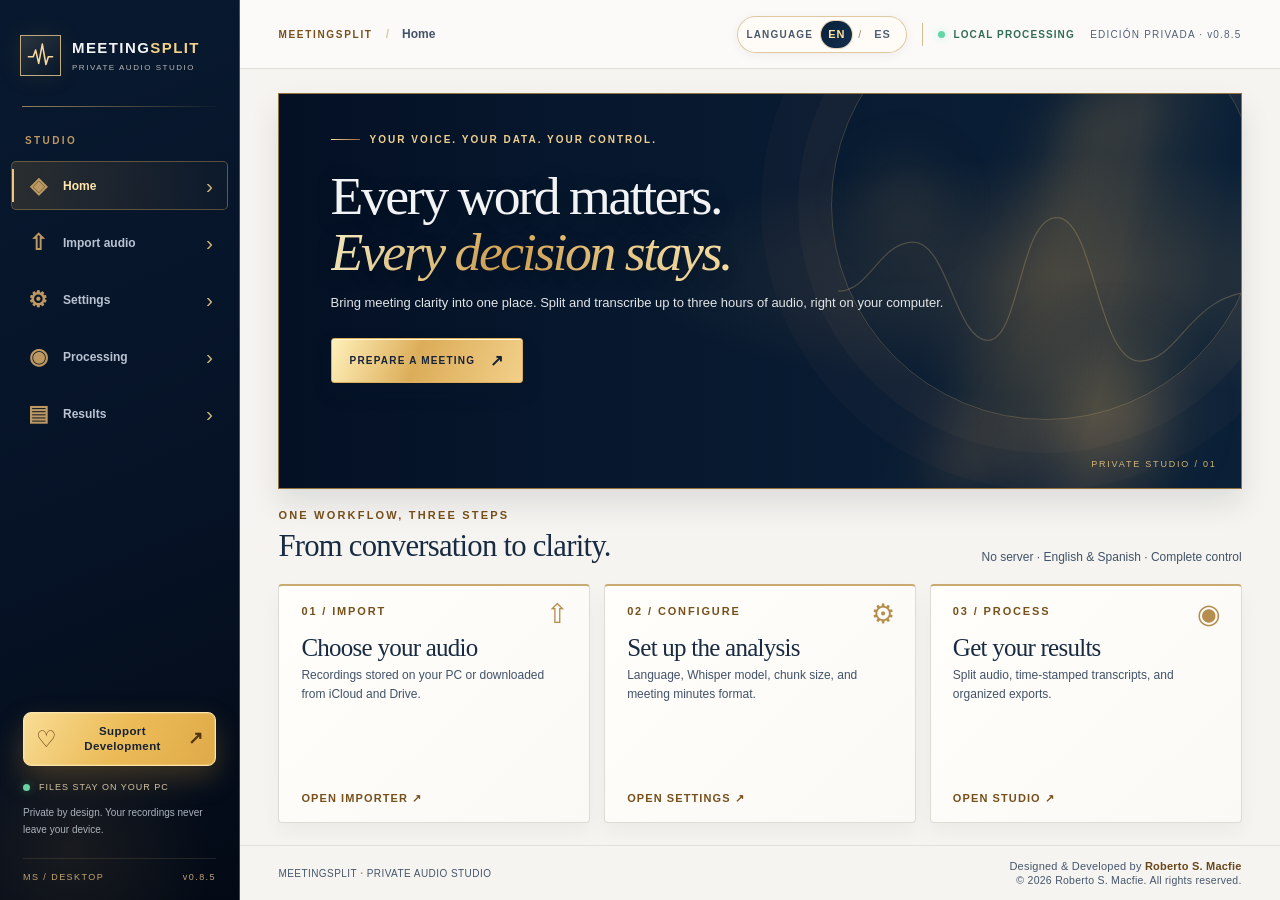
<file: MEETINGSPLIT_PREVIEW_v0.8.5.html>
<!doctype html>
<html lang="es">
<head>
  <meta charset="utf-8"><meta name="viewport" content="width=device-width, initial-scale=1">
  <meta name="color-scheme" content="light"><title>MeetingSplit · Estudio privado de reuniones</title>
  <style>:root{font-family:'Segoe UI Variable','Segoe UI',Arial,sans-serif;color:#14253b;background:#f1f0ec;--navy:#061327;--navy2:#0c2038;--gold:#c29346;--gold-hi:#f4d28a;--line:#e1dfd9;--cream:#faf9f5}
*{box-sizing:border-box}html,body{margin:0;width:100%;height:100%;overflow:hidden}button,select{font:inherit}button{cursor:pointer}button:focus-visible,select:focus-visible,input:focus-visible{outline:3px solid #c99845;outline-offset:3px}[hidden]{display:none!important}
.app-shell{display:grid;grid-template-columns:240px minmax(0,1fr);height:100vh;min-height:0;overflow:hidden}
.sidebar{min-height:0;display:flex;flex-direction:column;position:relative;overflow:hidden;background:linear-gradient(157deg,#08192f 0%,#061327 54%,#030a15 100%);color:#e9e8e6;border-right:1px solid rgba(220,172,93,.37)}
.sidebar:before{content:'';position:absolute;left:-80px;bottom:-100px;width:300px;height:300px;background:radial-gradient(circle,rgba(191,142,67,.11),transparent 67%);pointer-events:none}
.brand{min-height:106px;padding:27px 20px 22px;display:flex;align-items:center;gap:11px;position:relative}.brand-icon{height:41px;width:41px;display:grid;place-items:center;border:1px solid rgba(248,217,153,.75);color:#f7d89e;background:linear-gradient(140deg,rgba(247,209,140,.15),rgba(3,12,25,.12));box-shadow:0 0 25px rgba(212,157,70,.1)}.brand-icon svg{width:29px;height:29px}.brand-word strong{display:block;font-size:15px;letter-spacing:.095em;line-height:1.2;font-weight:700}.brand-word strong span{color:var(--gold-hi)}.brand-word small{display:block;font-size:8px;letter-spacing:.19em;color:#b8b8b7;margin-top:6px}.sidebar-divider{height:1px;background:linear-gradient(90deg,rgba(235,194,119,.62),rgba(235,194,119,.03));margin:0 22px}.nav-heading{color:#bd9864;font-size:10px;font-weight:700;letter-spacing:.24em;padding:28px 25px 15px;margin:0}.sidebar nav{display:flex;flex-direction:column;padding:0 11px;gap:8px}.nav-item{position:relative;width:100%;height:49px;text-align:left;border:1px solid transparent;background:transparent;color:#b9c3d2;display:flex;gap:13px;align-items:center;padding:0 14px;border-radius:5px;font-size:12px;font-weight:650;transition:background .15s,color .15s}.nav-item:hover{background:rgba(255,255,255,.045);color:#fff}.nav-item.active{color:#ffe6ab;border-color:rgba(218,174,95,.35);background:linear-gradient(90deg,rgba(185,139,65,.20),rgba(189,145,79,.03))}.nav-item.active:before{content:'';position:absolute;left:0;top:7px;bottom:7px;width:2px;background:#f0c47b}.nav-icon{font-size:22px;line-height:1;display:grid;place-items:center;width:24px;color:#bd9860}.nav-arrow{margin-left:auto;color:#d0b27c;font-size:21px;font-weight:300}.sidebar-bottom{margin-top:auto;padding:22px 23px 18px;color:#a9b5c5}.security-mark{font-size:9px;color:#d4c5a5;letter-spacing:.11em;display:flex;align-items:center;gap:9px}.green-dot{width:7px;height:7px;border-radius:50%;background:#63d7a5;display:inline-block;box-shadow:0 0 8px rgba(85,229,167,.33);flex-shrink:0}.sidebar-bottom p{font-size:10px;line-height:1.65;margin:13px 0 20px}.sidebar-identity{border-top:1px solid rgba(211,182,133,.15);padding-top:13px;display:flex;justify-content:space-between;font-size:9px;letter-spacing:.16em;color:#c1a677}
.main-shell{min-width:0;min-height:0;display:flex;flex-direction:column;background:#f5f4f0}.topbar{height:69px;min-height:69px;display:flex;align-items:center;justify-content:space-between;padding:0 clamp(23px,3vw,50px);background:#fbfaf8;border-bottom:1px solid #e0ded7;gap:12px}.page-position{display:flex;align-items:center;gap:13px;font-size:12px;font-weight:650;color:#59677a}.location-kicker{font-size:10px;letter-spacing:.17em;color:#9d753e}.crumb{color:#d9c9b1}.top-right{display:flex;align-items:center;gap:19px}.gold-separator{height:23px;width:1px;background:#d6bd90}.privacy-badge{font-size:10px;font-weight:800;letter-spacing:.11em;color:#336d57;display:flex;gap:8px;align-items:center}.version-chip{font-size:10px;letter-spacing:.12em;color:#8b93a0}#screen-container{min-width:0;min-height:0;flex:1;position:relative;overflow:hidden}.screen{display:none;overflow-y:auto;overflow-x:hidden;height:100%;padding:24px clamp(23px,3vw,50px) 22px;scrollbar-width:thin;scrollbar-color:#cab896 transparent}.screen.active-screen{display:flex;flex-direction:column;gap:20px}.bottomline{height:39px;min-height:39px;border-top:1px solid #e3e0d8;padding:0 clamp(23px,3vw,50px);color:#7e8998;display:flex;align-items:center;justify-content:space-between;gap:10px;font-size:9px;letter-spacing:.13em;white-space:nowrap}.bottomline b{color:var(--gold)}
.eyebrow{font-size:10px;font-weight:850;letter-spacing:.2em;display:flex;align-items:center;gap:10px;margin:0}.eyebrow.gold{color:#f1cf91}.eyebrow.ink{color:#a3763a}.eyebrow-line{height:1px;width:29px;background:linear-gradient(90deg,#f6da9f,#946637)}h1,h2,p{margin-top:0}h1,h2{font-family:'Bodoni MT','Bodoni Moda','Didot',Georgia,serif;font-weight:400}em{font-family:'Bodoni MT','Bodoni Moda',Didot,Georgia,serif;font-weight:400}
.cinematic{position:relative;min-height:320px;height:clamp(298px,44vh,405px);flex-shrink:0;overflow:hidden;color:#fff;background:linear-gradient(115deg,#061329,#0c1f39 63%,#142b3b);border:1px solid #94723d;box-shadow:0 15px 28px rgba(2,17,38,.1)}.scenery{position:absolute;inset:0;background:radial-gradient(ellipse at 84% 46%,rgba(236,177,92,.15),transparent 40%),linear-gradient(90deg,#041024 0%,#07182e 35%,#0a2037 100%)}.scenery:after{content:'';position:absolute;right:13%;top:0;height:100%;width:15%;background:linear-gradient(92deg,transparent,rgba(235,177,88,.16) 46%,transparent);transform:skewX(-18deg);filter:blur(19px)}.light-beam{position:absolute;right:3%;top:-20%;width:20%;height:140%;background:linear-gradient(90deg,transparent,rgba(228,175,95,.1) 49%,transparent);transform:rotate(9deg)}.glow-one,.glow-two{position:absolute;border-radius:50%;filter:blur(19px)}.glow-one{right:14%;bottom:19%;height:3px;width:3px;background:#fff2bf;box-shadow:0 0 70px 39px rgba(236,181,97,.45)}.glow-two{right:35%;top:26%;height:2px;width:2px;background:#fff;box-shadow:0 0 55px 18px rgba(220,169,92,.34)}.orbits{position:absolute;width:430px;height:430px;right:-20px;top:-104px;border:1px solid rgba(244,200,127,.22);border-radius:50%;box-shadow:0 0 0 33px rgba(220,179,121,.035),0 0 0 70px rgba(220,179,121,.024)}.wave-ribbon{position:absolute;right:-20px;top:25%;width:44%;color:#eac07e;opacity:.35}.wave-ribbon svg{display:block;width:100%;height:200px}.cinematic-copy{position:relative;z-index:1;padding:clamp(33px,4.4vh,55px) clamp(34px,4vw,67px);max-width:940px}.cinematic-copy h1{font-size:clamp(39px,4.2vw,64px);line-height:1.04;letter-spacing:-.046em;margin:24px 0 12px;text-shadow:0 4px 20px rgba(0,0,0,.28)}.cinematic-copy h1 em{background:linear-gradient(100deg,#fff4c6 0%,#e0ac57 45%,#ffe4a5 85%);background-clip:text;-webkit-background-clip:text;color:transparent}.cinematic-copy p:not(.eyebrow){color:#e2e5e7;line-height:1.72;font-size:13px;max-width:625px;margin-bottom:23px}.cinematic-mark{position:absolute;bottom:19px;right:24px;font-size:9px;letter-spacing:.2em;color:#d4b478}.gold-button{display:inline-flex;justify-content:center;align-items:center;gap:15px;min-height:44px;padding:12px 18px;border:1px solid #ddac57;background:linear-gradient(110deg,#fff0ba,#dcad59 45%,#f2cf89 100%);color:#11233a;font-size:10px;font-weight:900;letter-spacing:.12em;border-radius:3px;box-shadow:inset 0 1px 0 #fff8d9,0 9px 20px rgba(13,28,47,.13);transition:filter .15s,transform .15s}.gold-button:hover{filter:brightness(1.06);transform:translateY(-1px)}.gold-button span{font-size:16px}.home-section-heading{display:flex;align-items:end;justify-content:space-between;gap:20px}.home-section-heading h2{font-size:clamp(25px,2.4vw,35px);margin:8px 0 0;letter-spacing:-.025em}.home-section-heading>span{font-size:11px;color:#687585}.steps-grid{display:grid;grid-template-columns:repeat(3,minmax(0,1fr));gap:14px;flex:1;min-height:0}.step-card{text-align:left;position:relative;display:flex;flex-direction:column;min-height:166px;padding:19px 22px 17px;background:linear-gradient(135deg,#fffefa,#faf9f6);border:1px solid #dedbd3;border-top:2px solid #c8aa72;border-radius:4px;box-shadow:0 10px 20px rgba(9,31,52,.04);transition:transform .15s,border-color .15s}.step-card:hover{transform:translateY(-2px);border-color:#c3a370}.step-number{font-size:9px;letter-spacing:.17em;font-weight:800;color:#a27d4d}.step-icon{position:absolute;right:20px;top:12px;color:#b58d4d;font-size:27px}.step-card strong{font-family:'Bodoni MT',Georgia,serif;font-size:25px;font-weight:500;letter-spacing:-.03em;margin-top:17px}.step-card small{font-size:11px;color:#637081;line-height:1.6;margin-top:4px}.step-link{font-size:9px;color:#97703a;letter-spacing:.1em;font-weight:800;margin-top:auto;padding-top:14px}
.screen-intro{display:flex;justify-content:space-between;align-items:center;gap:20px;min-height:107px;flex-shrink:0}.screen-intro h1{margin:8px 0 6px;font-size:clamp(36px,3.6vw,52px);letter-spacing:-.045em}.screen-intro h1 em{color:#a77c40}.screen-intro p:not(.eyebrow){margin:0;font-size:12px;color:#667386}.step-count{font-size:10px;letter-spacing:.15em;color:#9c7e4d;border:1px solid #dacbb0;padding:12px 14px;white-space:nowrap}.two-cols{display:grid;grid-template-columns:minmax(0,1.15fr) minmax(330px,.85fr);gap:20px;flex:1;min-height:0}.surface-card{background:linear-gradient(136deg,#fffefa,#fcfbf8);border:1px solid #dfddd6;border-radius:6px;box-shadow:0 12px 25px rgba(12,25,47,.045)}.card-caption{padding:17px 23px 13px;display:flex;justify-content:space-between;align-items:center;border-bottom:1px solid #e9e5dd;font-weight:900;color:#6c788a;letter-spacing:.16em;font-size:10px}.card-caption span{color:#ae874e}.card-caption.light{border-bottom-color:rgba(238,201,149,.2);color:#d8c59e}.drop-zone{height:calc(100% - 148px);min-height:250px;width:calc(100% - 46px);margin:22px 23px;display:flex;align-items:center;justify-content:center;flex-direction:column;gap:8px;background:radial-gradient(ellipse at center -25%,rgba(207,160,91,.12),transparent 66%),#faf7f0;border:1px dashed #bda06f;border-radius:5px}.drop-zone:hover{background:#fff8e8}.upload-symbol{width:64px;height:64px;display:grid;place-items:center;border:1px solid #d8c6a7;border-radius:50%;font-size:40px;font-weight:200;color:#a47a3e}.drop-zone strong{font-size:25px;font-family:'Bodoni MT',Georgia,serif;color:#263952;white-space:nowrap;max-width:80%;overflow:hidden;text-overflow:ellipsis}.drop-zone small{font-size:11px;color:#8490a0;max-width:92%;text-overflow:ellipsis;overflow:hidden}.outline-cta{padding:11px 16px;display:inline-flex;justify-content:center;align-items:center;background:transparent;border:1px solid #bd9b65;color:#97713b;font-weight:800;font-size:10px;letter-spacing:.11em;border-radius:2px;min-height:41px;margin-top:7px}.folder-row{border-top:1px solid #e7e3dc;display:flex;justify-content:space-between;align-items:center;gap:12px;padding:11px 23px}.field-label{display:block;font-size:10px;font-weight:800;letter-spacing:.105em;color:#748094;margin:0}.folder-text{font-size:12px;color:#243d58;margin:7px 0 0;max-width:390px;overflow:hidden;white-space:nowrap;text-overflow:ellipsis}.text-button{padding:9px 0;border:0;border-bottom:1px solid #ba985d;color:#916a39;background:transparent;font-size:10px;letter-spacing:.1em;font-weight:850;flex-shrink:0}.import-info{display:flex;flex-direction:column;gap:15px;min-height:0}.dark-card{background:linear-gradient(152deg,#0c2440,#051528 72%,#020b17);color:#fff;border:1px solid #bd995f;border-radius:6px;box-shadow:0 13px 25px rgba(0,14,33,.12)}.import-info .dark-card{flex:1}.import-info .dark-card h2{font-size:clamp(37px,3.4vw,51px);margin:30px 24px 12px;line-height:1.09}.dark-card h2 em{color:#f3cf87}.import-info .dark-card>p{font-size:12px;line-height:1.75;color:#c7d3dd;margin:0 24px 22px}.info-rule{border-top:1px solid rgba(244,213,152,.16);color:#e2c58e;padding:12px 24px;letter-spacing:.11em;font-size:10px}.next-button{width:100%;flex-shrink:0}
.compact-intro{min-height:90px}.settings-grid{display:grid;grid-template-columns:1fr 1fr;gap:18px;flex:1;min-height:0}.settings-card{display:flex;flex-direction:column;min-width:0;overflow-y:auto}.fields{padding:17px 22px 11px;display:grid;grid-template-columns:1fr 1fr;column-gap:15px;row-gap:16px}.fields label{display:flex;flex-direction:column;gap:7px;min-width:0}.fields select{width:100%;min-width:0;height:40px;padding:0 11px;background:#f7f7f4;border:1px solid #d7dbdf;color:#293e59;border-radius:3px;font-size:12px;font-weight:650}.ai-notice{margin:2px 22px 10px;padding:9px 11px;background:#f8f1e4;border-left:2px solid #c69e60;display:flex;gap:10px;color:#756444;line-height:1.45;font-size:10.5px}.info-symbol{font:italic 16px Georgia,serif;color:#916b37}.checkbox-row{padding:7px 22px;display:flex;gap:10px;align-items:flex-start;cursor:pointer}.checkbox-row input{accent-color:#b89150;width:17px;height:17px;margin:3px 0 0;flex-shrink:0}.checkbox-row b{font-size:11px;color:#293a50;display:block}.checkbox-row small{display:block;font-size:10px;color:#7b8794;margin-top:4px}.settings-footer{display:flex;justify-content:space-between;align-items:center;gap:18px;flex-shrink:0}.settings-footer>span{font-size:10px;color:#647388}
.process-layout{grid-template-columns:minmax(0,1fr) minmax(330px,.86fr)}.processing-stage{display:flex;flex-direction:column;min-height:0}.waveform{margin:20px 24px 16px;min-height:100px;flex:1;max-height:180px;overflow:hidden;border-bottom:1px solid rgba(233,193,131,.19)}.waveform svg{width:100%;height:100%}.processing-stage h2{font-size:clamp(35px,3.4vw,51px);line-height:1.08;margin:4px 24px 13px}.processing-stage p{font-size:12px;line-height:1.7;color:#c3d0dd;max-width:550px;margin:0 24px 23px}.stage-features{margin-top:auto;display:flex;flex-wrap:wrap;gap:10px;padding:20px 23px;border-top:1px solid rgba(236,205,153,.18)}.stage-features span{font-size:9px;letter-spacing:.07em;color:#e3c188}.run-card{padding-bottom:19px;display:flex;flex-direction:column}.state-label{margin:31px 23px 0;letter-spacing:.12em;font-size:11px;color:#a37b42;font-weight:850}.progress-track{height:8px;margin:14px 23px 0;background:#e9e6df;border-radius:9px;overflow:hidden}.progress-track span{height:100%;width:0%;display:block;background:linear-gradient(90deg,#aa7a37,#f1c47b);transition:width .2s}.run-card #job-status{font-size:12px;line-height:1.75;color:#627185;min-height:65px;margin:20px 23px 20px}.full{margin:0 23px 10px}.cancel-button{height:42px;border:1px solid #b29065;background:#fcf5e7;color:#805a36;font-size:10px;font-weight:800;letter-spacing:.08em}.gold-button:disabled{opacity:.52;cursor:wait}.run-note{margin:auto 23px 0;border-top:1px solid #e5e2da;padding-top:17px;color:#788594;font-size:11px;line-height:1.7}.results-layout{flex:1;min-height:0;display:flex;align-items:center;justify-content:center;flex-direction:column;text-align:center;padding:24px}.result-emblem{font:60px Georgia,serif;color:#c29d62}.result-eyebrow{font-size:10px;font-weight:850;letter-spacing:.13em;color:#a38050;margin:10px 0 13px}.results-layout h2{font-size:clamp(34px,4vw,53px);margin:0 0 13px;line-height:1.05}.results-layout h2 em{color:#b38a50}.results-layout>p{max-width:480px;font-size:12px;color:#69768a;line-height:1.8}.results-path{margin:14px;max-width:min(650px,100%);padding:13px 16px;border:1px solid #ded1ba;background:#faf6ed;word-break:break-all;font-size:12px;color:#284159}.results-layout #results-open-folder{margin:11px 0}.results-layout #results-new{margin:15px 0}
@media(max-width:1190px){.app-shell{grid-template-columns:210px minmax(0,1fr)}.brand{padding-inline:14px}.brand-word strong{font-size:12px}.fields{column-gap:9px;padding-inline:15px}.fields select{font-size:11px}.ai-notice{margin-inline:15px}.checkbox-row{padding-inline:15px}.cinematic-copy h1{font-size:clamp(36px,4vw,52px)}.privacy-badge{font-size:9px}}
@media(max-width:1000px){.app-shell{grid-template-columns:75px minmax(0,1fr)}.brand{justify-content:center}.brand-word,.nav-heading,.sidebar-bottom p,.security-mark,.sidebar-identity,.nav-item span:not(.nav-icon){display:none}.nav-item{justify-content:center;padding:0}.nav-icon{font-size:23px}.sidebar-bottom{height:70px}.steps-grid{gap:9px}.step-card{padding:16px 13px}.step-card strong{font-size:21px}.two-cols{grid-template-columns:1fr 1fr}.screen-intro h1{font-size:38px}}
@media(max-width:760px){.topbar{height:57px;min-height:57px}.version-chip,.gold-separator,.bottomline span:last-child{display:none}.screen{padding:19px}.screen.active-screen{gap:14px}.two-cols,.settings-grid{grid-template-columns:1fr}.screen{overflow-y:auto}.cinematic{height:auto;min-height:360px}.cinematic-copy{padding:30px}.cinematic-copy h1{font-size:37px}.home-section-heading>span{display:none}.steps-grid{grid-template-columns:1fr}.step-card{min-height:125px}.settings-grid{flex:none}.settings-card{overflow:visible}.import-info .dark-card{min-height:350px}.processing-stage{min-height:330px}.run-card{min-height:340px}}
@media(max-height:720px) and (min-width:761px){.screen{gap:12px!important;padding-block:15px}.cinematic{height:clamp(245px,41vh,300px);min-height:245px}.cinematic-copy{padding-top:28px}.cinematic-copy h1{font-size:43px;margin:14px 0 8px}.cinematic-copy p:not(.eyebrow){margin-bottom:14px}.home-section-heading h2{font-size:26px}.step-card{min-height:135px}.screen-intro{min-height:82px}.compact-intro{min-height:70px}.settings-grid{gap:12px}.card-caption{padding:11px 16px}.fields{padding-top:10px;row-gap:10px}.fields select{height:34px}.ai-notice{padding-block:6px;margin-bottom:4px}.checkbox-row{padding-block:4px}.processing-stage h2{font-size:39px}}
@media(prefers-reduced-motion:reduce){*,*:before,*:after{animation:none!important;transition:none!important}}

/* Files are listed only after a completed native job, not fabricated in preview. */
.result-files{display:flex;justify-content:center;flex-wrap:wrap;gap:7px;max-width:680px;margin:6px 0 8px}
.result-file{background:#fff;border:1px solid #d0bb95;padding:9px 12px;border-radius:3px;color:#85602b;font-size:10px;font-weight:750}
.result-file:hover{background:#f6e9d0}

/* v0.6 Persistent language switcher and author credit — independent screens */
.top-right{display:flex;align-items:center;gap:clamp(6px,1.2vw,17px)}
.ui-language-control{display:inline-flex;align-items:center;flex-shrink:0;gap:6px;border:1px solid rgba(202,164,100,.58);border-radius:999px;padding:4px 8px;background:rgba(255,253,247,.83);box-shadow:0 2px 11px rgba(9,18,35,.06)}
.language-label{font-size:10px;font-weight:800;letter-spacing:.12em;color:#48596b;margin-right:2px}
.ui-lang-btn{min-width:29px;min-height:27px;border:0;border-radius:30px;padding:4px 7px;background:transparent;color:#526275;font-size:11px;font-weight:800;letter-spacing:.08em;transition:background .15s ease,color .15s ease}
.ui-lang-btn.selected{background:linear-gradient(125deg,#082039,#142f4e);color:#ffe2a0;box-shadow:0 0 0 1px rgba(184,133,58,.35)}
.lang-rule{color:#9a8c74;font-size:11px}
.developer-signature{font-size:11px;white-space:nowrap;letter-spacing:.02em;color:#677483}
.developer-signature a{color:#9a7035;text-decoration:none;font-weight:700;border-bottom:1px solid rgba(154,112,53,.45)}
.developer-signature a:is(:hover,:focus-visible){color:#614210;border-bottom-color:currentColor}
@media(max-width:1200px){.language-label{display:none}.top-right{gap:7px}.ui-language-control{padding:3px 5px}.version-chip{display:none}}
@media(max-width:960px){.privacy-badge{display:none}.developer-signature{font-size:10px}}
@media(prefers-reduced-motion:reduce){.ui-lang-btn{transition:none}}

/* Rights notice beneath developer signature; always visible on every view. */
.bottomline{min-height:55px;height:55px}
.credit-stack{display:flex;flex-direction:column;align-items:flex-end;justify-content:center;gap:3px;min-width:0}
.copyright-line{font-size:10px;line-height:1.12;letter-spacing:.025em;color:#808896;white-space:nowrap}
@media(max-width:760px){.bottomline .copyright-line{display:block}.bottomline .developer-signature{display:inline}.credit-stack{max-width:75%;text-align:right}.copyright-line{font-size:9px}}
@media(max-width:450px){.bottomline{gap:4px;padding-inline:9px;font-size:7px}.developer-signature{font-size:9px}.copyright-line{font-size:8px}}

/* v0.8 — Luxury, nonintrusive voluntary PayPal support link. No external SDK in the desktop renderer. */
.sidebar-support{width:100%;min-height:42px;display:flex;align-items:center;justify-content:center;gap:9px;margin:0 0 18px;border:1px solid rgba(239,193,110,.64);border-radius:4px;color:#fae3b3;background:linear-gradient(110deg,rgba(203,156,74,.15),rgba(7,24,44,.65));font-size:11px;font-weight:700;letter-spacing:.018em;transition:border-color .15s,background .15s}
.sidebar-support:hover,.sidebar-support:focus-visible{background:linear-gradient(110deg,rgba(203,156,74,.31),rgba(11,32,55,.75));border-color:#ffe1a1}
.support-heart{color:#f7c984;font:23px/1 Georgia,serif}
.support-arrow{color:#dfba76;font-size:16px;margin-left:auto}
@media(max-width:1000px){.sidebar-support{width:47px;height:46px;min-height:46px;margin:0 auto 5px;padding:0}.sidebar-support>span:not(.support-heart){display:none}.sidebar-bottom{height:auto;min-height:70px;padding:10px 13px 13px}}
@media(prefers-reduced-motion:reduce){.sidebar-support{transition:none}}


/* v0.8.1 — Readability pass across all FIVE individual screens.
   WCAG AA text contrast on cream/white surfaces, while preserving
   approved deep-navy / cinematic gold components. Desktop & preview share
   these exact tokens: no pale labels on light panels. */
:root {
  --light-ink: #192b42;
  --light-secondary: #425268;
  --light-muted: #4e5d70;
  --light-gold: #77501b;
}
/* Explicit foreground color in bright cards; do not inherit decorative gold/white. */
.main-shell, .surface-card, .step-card, .results-layout, .settings-card, .run-card {
  color: var(--light-ink);
}
/* Supporting copy on off-white surfaces */
.page-position, .home-section-heading>span,
.step-card small, .screen-intro p:not(.eyebrow),
.drop-zone small, .folder-text, .settings-footer>span,
.run-card #job-status, .run-note, .results-layout>p,
.checkbox-row small, .ai-notice, .card-caption {
  color: var(--light-secondary);
}
/* Captions and tiny metadata must still read clearly against white. */
.location-kicker, .eyebrow.ink, .step-number, .step-link,
.step-count, .card-caption span, .field-label, .text-button,
.result-eyebrow, .outline-cta, .state-label,
.result-file, .results-layout h2 em, .screen-intro h1 em {
  color: var(--light-gold);
}
.card-caption, .field-label, .step-number, .step-link, .step-count,
.result-eyebrow, .state-label, .eyebrow.ink, .outline-cta,
.text-button {font-size: 11px;}
.card-caption {letter-spacing:.105em;}
.field-label {letter-spacing:.055em;}
.step-card small, .screen-intro p:not(.eyebrow), .drop-zone small,
.run-card #job-status, .results-layout>p, .checkbox-row small,
.settings-footer>span, .run-note {font-size: 12px;}
.home-section-heading>span {font-size: 12px;}
.fields select, .checkbox-row b {font-size: 12px;color:var(--light-ink);}
.fields select {background:#fff;border-color:#c1c9d2;}
.ai-notice {font-size:11.5px;color:#58472b;}
.drop-zone small {color:var(--light-secondary);}
.version-chip {color:#546175;}
/* Brand credit remains ALWAYS legible beneath every screen */
.bottomline, .copyright-line, .developer-signature {
  color:#46566c;
}
.bottomline {font-size:10px;letter-spacing:.045em;}
.copyright-line {font-size:10.5px;}
.developer-signature {font-size:11px;}
.developer-signature a {color:#76501f;}
/* Dark surfaces keep intentional light type and gold lettering. */
.sidebar, .cinematic, .dark-card, .processing-stage {color:#f2f3f4;}
.dark-card .card-caption.light,
.processing-stage .card-caption.light {color:#e9d7b4;}
.dark-card .card-caption.light span,
.processing-stage .card-caption.light span {color:#f5d08a;}
/* Distinctive action text now meets contrast on pale gold. */
.gold-button {color:#172338;}
@media(max-width:760px) {
  .bottomline {font-size:9px;}
  .developer-signature {font-size:10px;}
  .copyright-line {font-size:9px;}
}

/* v0.8.3 — Premium, accessible PayPal CTA, click goes straight to PayPal NCP. */
.sidebar-support {
  display:flex;align-items:center;justify-content:center;gap:8px;
  width:100%;min-height:54px;margin:0 0 16px;padding:9px 12px;
  border:1px solid #ffe5ab;border-radius:8px;
  background:linear-gradient(115deg,#f9dd95 0%,#edbd59 49%,#dfaa49 100%);
  box-shadow:0 0 0 1px rgba(255,248,207,.2) inset,0 12px 28px rgba(215,154,58,.26);
  color:#132033;text-decoration:none;font-size:11.5px;font-weight:900;
  letter-spacing:.035em;line-height:1.3;text-align:center;
  transition:transform .16s ease, box-shadow .16s ease, filter .16s ease;
}
.sidebar-support:is(:hover,:focus-visible){color:#0c1c30;background:linear-gradient(115deg,#fff2c4 0%,#f5cb78 52%,#e7b85b 100%);filter:brightness(1.02);transform:translateY(-2px);box-shadow:0 16px 30px rgba(227,170,66,.3)}
.sidebar-support:focus-visible{outline:3px solid #fff4d7;outline-offset:3px}
.sidebar-support .support-heart{color:#6c3e10;font-size:23px;line-height:1;flex:0 0 auto}
.sidebar-support .support-arrow{color:#513511;font-size:18px;flex:0 0 auto;margin-left:auto}
#developer-name{font-weight:700;color:#694719;text-decoration:none;cursor:default}
@media(max-width:1000px){.sidebar-support{width:48px;min-height:48px;height:48px;padding:0;margin:0 auto 8px;border-radius:8px}.sidebar-support>span:not(.support-heart){display:none}}
@media(prefers-reduced-motion:reduce){.sidebar-support{transition:none}.sidebar-support:is(:hover,:focus-visible){transform:none}}

/* v0.8.5 visible processing feedback; avoid repeated clicking during startup */
#start-job.processing {opacity:1!important;cursor:progress;background:linear-gradient(105deg,#f9dc9b,#c8913a,#f9dc9b);color:#10243b;border:1px solid #966c31;box-shadow:0 0 0 2px rgba(189,143,71,.24);}
#start-job.processing .processing-spinner {display:inline-block;width:13px;height:13px;border:2px solid rgba(16,36,59,.27);border-top-color:#122e4b;border-radius:50%;vertical-align:-2px;margin-right:8px;animation:ms-wait .85s linear infinite;}
@keyframes ms-wait {to{transform:rotate(360deg)}}
.job-elapsed {font-size:11px;color:#344d66;line-height:1.65;padding:0 23px 5px;margin:0;min-height:16px;}
@media(prefers-reduced-motion:reduce){#start-job.processing .processing-spinner{animation:none}}
</style>
</head>
<body>
<div class="app-shell">
  <aside class="sidebar" aria-label="Navegación principal">
    <div class="brand" aria-label="MeetingSplit">
      <div class="brand-icon" aria-hidden="true"><svg viewBox="0 0 48 48"><path d="M4 26h8l4-11 5 22 6-32 6 34 4-13h7" stroke="currentColor" stroke-width="2.6" fill="none" stroke-linecap="round" stroke-linejoin="round" /></svg></div>
      <div class="brand-word"><strong>MEETING<span>SPLIT</span></strong><small>PRIVATE AUDIO STUDIO</small></div>
    </div>
    <div class="sidebar-divider"></div>
    <p class="nav-heading">ESTUDIO</p>
    <nav id="primary-navigation" aria-label="Pantallas">
      <button class="nav-item active" type="button" data-go="home" aria-current="page"><span class="nav-icon">◈</span><span>Inicio</span><span class="nav-arrow">›</span></button>
      <button class="nav-item" type="button" data-go="import"><span class="nav-icon">⇧</span><span>Importar audio</span><span class="nav-arrow">›</span></button>
      <button class="nav-item" type="button" data-go="settings"><span class="nav-icon">⚙</span><span>Configuración</span><span class="nav-arrow">›</span></button>
      <button class="nav-item" type="button" data-go="process"><span class="nav-icon">◉</span><span>Procesamiento</span><span class="nav-arrow">›</span></button>
      <button class="nav-item" type="button" data-go="results"><span class="nav-icon">▤</span><span>Resultados</span><span class="nav-arrow">›</span></button>
    </nav>
    <div class="sidebar-bottom">
      <a class="sidebar-support" id="support-development" href="https://www.paypal.com/ncp/payment/XPUK3HVHJW8KE" target="_blank" rel="noopener noreferrer" aria-label="Support MeetingSplit Development" title="Open secure PayPal contribution page">
        <span class="support-heart" aria-hidden="true">♡</span><span>Apoyar el desarrollo</span><span class="support-arrow" aria-hidden="true">↗</span>
      </a>
      <div class="security-mark"><span class="green-dot"></span><span>ARCHIVOS EN TU EQUIPO</span></div>
      <p>Privacidad por diseño. Tus grabaciones no se envían a servidores.</p>
      <div class="sidebar-identity"><span>MS / DESKTOP</span><span>v0.8.5</span></div>
    </div>
  </aside>
  <div class="main-shell">
    <header class="topbar">
      <div class="page-position"><span class="location-kicker">MEETINGSPLIT</span><span class="crumb">/</span><span id="page-crumb">Inicio</span></div>
      <div class="top-right"><div class="ui-language-control" role="group" aria-label="Interface language" id="ui-language-control">
        <span class="language-label" id="language-label">LANGUAGE</span><button type="button" class="ui-lang-btn selected" id="lang-en" data-locale="en" aria-pressed="true" lang="en">EN</button><span class="lang-rule" aria-hidden="true">/</span><button type="button" class="ui-lang-btn" id="lang-es" data-locale="es" aria-pressed="false" lang="es">ES</button>
      </div><span class="gold-separator"></span><span class="privacy-badge"><span class="green-dot"></span> PROCESAMIENTO LOCAL</span><span class="version-chip">EDICIÓN PRIVADA · v0.8.5</span></div>
    </header>
    <main id="screen-container" tabindex="-1">
      <!-- One individual view is present at a time; navigation never stacks pages vertically. -->
      <section class="screen home-screen active-screen" id="view-home" data-view="home" aria-labelledby="home-title">
        <div class="cinematic">
          <div class="scenery" aria-hidden="true"><div class="light-beam"></div><div class="glow-one"></div><div class="glow-two"></div><div class="orbits"></div><div class="wave-ribbon"><svg viewBox="0 0 460 220" preserveAspectRatio="none"><path d="M0 108C35 108 45 54 82 54s46 108 81 108 34-135 75-135 44 158 90 158 53-77 132-77" fill="none" stroke="currentColor" stroke-width="1.3" opacity=".7"/></svg></div></div>
          <div class="cinematic-copy"><p class="eyebrow gold"><span class="eyebrow-line"></span> TU VOZ. TU INFORMACIÓN. TU CONTROL.</p>
            <h1 id="home-title">Cada palabra cuenta.<br><em>Cada decisión permanece.</em></h1>
            <p>Reúne la claridad de tus reuniones en un solo lugar. Divide y transcribe hasta tres horas de audio, sin abandonar tu computadora.</p>
            <button type="button" class="gold-button lead-cta" data-go="import">PREPARAR UNA REUNIÓN <span>↗</span></button>
          </div><span class="cinematic-mark">ESTUDIO PRIVADO / 01</span>
        </div>
        <div class="home-section-heading"><div><p class="eyebrow ink">UN FLUJO, TRES PASOS</p><h2>De la conversación a la claridad.</h2></div><span>Sin servidor · Español e inglés · Control total</span></div>
        <div class="steps-grid">
          <button type="button" class="step-card" data-go="import"><span class="step-number">01 / IMPORTAR</span><span class="step-icon">⇧</span><strong>Selecciona el audio</strong><small>Reuniones almacenadas en tu equipo o descargadas de iCloud y Drive.</small><span class="step-link">ABRIR IMPORTADOR ↗</span></button>
          <button type="button" class="step-card" data-go="settings"><span class="step-number">02 / CONFIGURAR</span><span class="step-icon">⚙</span><strong>Define el análisis</strong><small>Idioma, modelo Whisper, tamaño de fragmentos y formato de minuta.</small><span class="step-link">VER CONFIGURACIÓN ↗</span></button>
          <button type="button" class="step-card" data-go="process"><span class="step-number">03 / PROCESAR</span><span class="step-icon">◉</span><strong>Obtén resultados</strong><small>Audios divididos, transcripción con tiempos y exportaciones organizadas.</small><span class="step-link">IR AL ESTUDIO ↗</span></button>
        </div>
      </section>
      <section class="screen" id="view-import" data-view="import" aria-labelledby="import-title" hidden>
        <div class="screen-intro"><div><p class="eyebrow ink">01 / ORIGEN DE LA REUNIÓN</p><h1 id="import-title">Importar <em>grabación.</em></h1><p>Tu audio original permanece intacto. Selecciona un archivo local para comenzar.</p></div><span class="step-count">PASO 01 — 03</span></div>
        <div class="two-cols import-layout">
          <div class="surface-card import-box"><div class="card-caption">GRABACIÓN DE ORIGEN <span>01</span></div>
            <button type="button" class="drop-zone" id="choose-file"><span class="upload-symbol">⇧</span><strong id="file-title">Seleccionar grabación</strong><small id="file-sub">MP3 · M4A · WAV · AAC · FLAC · OGG</small><span class="outline-cta">EXPLORAR ARCHIVOS ↗</span></button>
            <div class="folder-row"><div><p class="field-label">CARPETA DE DATOS Y RESULTADOS</p><p id="folder-display" class="folder-text">Pendiente: elegir carpeta local</p></div><button type="button" id="choose-output" class="text-button">CAMBIAR ↗</button></div>
          </div>
          <div class="import-info"><div class="dark-card"><span class="card-caption light">PRIVACIDAD ESENCIAL <span>✦</span></span><h2>El audio sigue<br><em>siendo tuyo.</em></h2><p>Los cortes y la transcripción funcionan en tu equipo, sin entregar la grabación a terceros. Los archivos importados desde la nube deben estar descargados.</p><div class="info-rule">ARCHIVO ORIGINAL SIN MODIFICAR</div><div class="info-rule">DESTINO LOCAL ELEGIDO POR TI</div><div class="info-rule">HASTA 3 HORAS POR REUNIÓN</div></div>
            <button type="button" class="gold-button next-button" data-go="settings">CONTINUAR A CONFIGURACIÓN <span>↗</span></button></div>
        </div>
      </section>
      <section class="screen" id="view-settings" data-view="settings" aria-labelledby="settings-title" hidden>
        <div class="screen-intro compact-intro"><div><p class="eyebrow ink">02 / AJUSTES DEL ANÁLISIS</p><h1 id="settings-title">Configura <em>tu reunión.</em></h1><p>Cada ajuste se aplica únicamente en tu computadora.</p></div><span class="step-count">PASO 02 — 03</span></div>
        <div class="settings-grid">
          <div class="surface-card settings-card"><div class="card-caption">AUDIO Y TRANSCRIPCIÓN <span>01</span></div><div class="fields">
            <label><span class="field-label">ACCIÓN PRINCIPAL</span><select id="action"><option value="both">Dividir + Transcribir</option><option value="transcribe">Solo transcribir</option><option value="split">Solo dividir</option></select></label>
            <label><span class="field-label">IDIOMA DE AUDIO</span><select id="input-language"><option value="auto">Automático · Español + Inglés</option><option value="es">Español</option><option value="en">Inglés</option></select></label>
            <label><span class="field-label">FRAGMENTOS MÁXIMOS</span><select id="minutes"><option value="5">5 minutos</option><option value="10">10 minutos</option><option value="15">15 minutos</option><option value="20">20 minutos</option></select></label>
            <label><span class="field-label">SOLAPAMIENTO</span><select id="overlap"><option value="20">20 segundos</option><option value="10">10 segundos</option><option value="30">30 segundos</option></select></label>
            <label><span class="field-label">FORMATO DE SALIDA</span><select id="format"><option value="mp3">MP3 · Compacto</option><option value="m4a">M4A · AAC</option><option value="wav">WAV · Sin comprimir</option></select></label>
            <label><span class="field-label">MODELO DE VOZ</span><select id="model"><option value="small">Small · Económico</option><option value="medium" selected>Medium · Equilibrado</option><option value="large-v3">Large-v3 · Alta precisión</option></select></label>
          </div></div>
          <div class="surface-card settings-card"><div class="card-caption">MINUTAS E INTELIGENCIA ARTIFICIAL <span>02</span></div><div class="fields">
            <label><span class="field-label">PLATAFORMA DE PREFERENCIA</span><select id="provider"><option value="chatgpt">ChatGPT</option><option value="gemini">Gemini</option></select></label>
            <label><span class="field-label">SUSCRIPCIÓN</span><select id="plan"><option value="paid">De pago</option><option value="free">Gratuita</option></select></label>
            <label><span class="field-label">TIPO DE DOCUMENTO</span><select id="report"><option value="both">Resumen + minuta</option><option value="summary">Solo resumen</option><option value="minutes">Solo minuta</option></select></label>
            <label><span class="field-label">IDIOMA DEL DOCUMENTO</span><select id="report-language"><option value="es">Español</option><option value="en">Inglés</option><option value="both">Español e inglés</option></select></label>
          </div><div class="ai-notice" id="provider-hint"><span class="info-symbol">i</span><span>Los resultados se preparan para utilizarlos en tu plataforma preferida.</span></div>
            <label class="checkbox-row"><input type="checkbox" id="local-summary"><span><b>Minuta automática local con Ollama</b><small>Opcional. Necesita Ollama y qwen3:4b instalados.</small></span></label>
            <label class="checkbox-row"><input type="checkbox" id="zip-output" checked><span><b>Exportar un ZIP con resultados</b><small>Incluye los archivos generados.</small></span></label>
          </div>
        </div><div class="settings-footer"><span>Las suscripciones de ChatGPT/Gemini no equivalen a acceso API automático.</span><button type="button" class="gold-button" data-go="process">CONTINUAR AL ESTUDIO <span>↗</span></button></div>
      </section>
      <section class="screen" id="view-process" data-view="process" aria-labelledby="process-title" hidden>
        <div class="screen-intro"><div><p class="eyebrow ink">03 / MOTOR DE PROCESAMIENTO</p><h1 id="process-title">Estudio <em>de audio.</em></h1><p>Tu reunión se procesa localmente con cortes seguros y transcripción temporal.</p></div><span class="step-count">PASO 03 — 03</span></div>
        <div class="two-cols process-layout">
          <div class="dark-card processing-stage"><span class="card-caption light">PROCESAMIENTO INTELIGENTE <span>03</span></span><div class="waveform" aria-hidden="true"><svg id="wave-svg" viewBox="0 0 310 105" preserveAspectRatio="none"></svg></div><h2>La precisión <em>es prioridad.</em></h2><p>Detectamos pausas naturales, conservamos segundos de contexto y registramos la procedencia de cada fragmento.</p><div class="stage-features"><span>ANÁLISIS LOCAL</span><span>CORTES CON SOLAPAMIENTO</span><span>IDIOMAS MIXTOS</span></div></div>
          <div class="surface-card run-card"><div class="card-caption">ESTADO DEL TRABAJO <span>LIVE</span></div><div class="state-label" id="state-label">ESPERANDO GRABACIÓN</div><div class="progress-track"><span id="progress-fill"></span></div><p id="job-status" role="status" aria-live="polite">Importa una grabación para comenzar.</p><p id="job-elapsed" class="job-elapsed" role="status" aria-live="off" hidden></p><button id="start-job" class="gold-button full" type="button">INICIAR PROCESAMIENTO <span>↗</span></button><button id="cancel-job" class="cancel-button full" type="button" hidden>CANCELAR PROCESAMIENTO ✕</button><button id="open-result" class="outline-cta full" type="button" hidden>ABRIR RESULTADOS ↗</button><div class="run-note">El modelo de voz puede requerir Internet únicamente la primera vez para su descarga. Los análisis posteriores son locales.</div></div>
        </div>
      </section>
      <section class="screen" id="view-results" data-view="results" aria-labelledby="results-title" hidden>
        <div class="screen-intro"><div><p class="eyebrow ink">04 / ENTREGA Y EXPORTACIÓN</p><h1 id="results-title">Tus <em>resultados.</em></h1><p>Transcripciones con tiempos, fragmentos numerados y documentos de seguimiento.</p></div><span class="step-count">ARCHIVO LOCAL</span></div>
        <div class="results-layout surface-card"><div class="result-emblem">▤</div><div class="result-eyebrow" id="result-eyebrow">TODAVÍA NO HAY UNA REUNIÓN PROCESADA</div><h2 id="result-heading">Tu información,<br><em>organizada con claridad.</em></h2><p id="result-description">Cuando termine una reunión, podrás abrir la carpeta elegida y consultar los archivos generados sin salir de MeetingSplit.</p><div class="results-path" id="result-path" hidden></div><div class="result-files" id="result-files" hidden></div><button type="button" id="results-open-folder" class="gold-button" hidden>ABRIR CARPETA DE RESULTADOS ↗</button><button type="button" id="results-new" data-go="import" class="text-button">PREPARAR UNA REUNIÓN ↗</button></div>
      </section>
    </main>
    <div class="bottomline"><span>MEETINGSPLIT <b>·</b> PRIVATE AUDIO STUDIO</span><div class="credit-stack"><span class="developer-signature" id="developer-signature">Designed &amp; Developed by <span id="developer-name">Roberto S. Macfie</span></span><span class="copyright-line" id="copyright-line">© 2026 Roberto S. Macfie. All rights reserved.</span></div></div>
  </div>
</div>
<script src="qrc:///qtwebchannel/qwebchannel.js"></script>
<script>// MeetingSplit v0.8.4 — UI translations. Spanish originals are the keys; English is the initial UI locale.
// This UI language preference does NOT change meeting audio language or report language.
window.MeetingSplitLocales = Object.freeze({englishBySpanish: Object.freeze({
  "MeetingSplit · Estudio privado de reuniones": "MeetingSplit · Private Meeting Studio",
  "ESTUDIO": "STUDIO",
  "Inicio": "Home",
  "Importar audio": "Import audio",
  "Configuración": "Settings",
  "Procesamiento": "Processing",
  "Resultados": "Results",
  "Apoyar el desarrollo": "Support Development",
  "ARCHIVOS EN TU EQUIPO": "FILES STAY ON YOUR PC",
  "Privacidad por diseño. Tus grabaciones no se envían a servidores.": "Private by design. Your recordings never leave your device.",
  "PROCESAMIENTO LOCAL": "LOCAL PROCESSING",
  "EDICIÓN PRIVADA · v0.8.4": "PRIVATE EDITION · v0.8.4",
  "TU VOZ. TU INFORMACIÓN. TU CONTROL.": "YOUR VOICE. YOUR DATA. YOUR CONTROL.",
  "Cada palabra cuenta.": "Every word matters.",
  "Cada decisión permanece.": "Every decision stays.",
  "Reúne la claridad de tus reuniones en un solo lugar. Divide y transcribe hasta tres horas de audio, sin abandonar tu computadora.": "Bring meeting clarity into one place. Split and transcribe up to three hours of audio, right on your computer.",
  "PREPARAR UNA REUNIÓN": "PREPARE A MEETING",
  "ESTUDIO PRIVADO / 01": "PRIVATE STUDIO / 01",
  "UN FLUJO, TRES PASOS": "ONE WORKFLOW, THREE STEPS",
  "De la conversación a la claridad.": "From conversation to clarity.",
  "Sin servidor · Español e inglés · Control total": "No server · English & Spanish · Complete control",
  "01 / IMPORTAR": "01 / IMPORT",
  "Selecciona el audio": "Choose your audio",
  "Reuniones almacenadas en tu equipo o descargadas de iCloud y Drive.": "Recordings stored on your PC or downloaded from iCloud and Drive.",
  "ABRIR IMPORTADOR ↗": "OPEN IMPORTER ↗",
  "02 / CONFIGURAR": "02 / CONFIGURE",
  "Define el análisis": "Set up the analysis",
  "Idioma, modelo Whisper, tamaño de fragmentos y formato de minuta.": "Language, Whisper model, chunk size, and meeting minutes format.",
  "VER CONFIGURACIÓN ↗": "OPEN SETTINGS ↗",
  "03 / PROCESAR": "03 / PROCESS",
  "Obtén resultados": "Get your results",
  "Audios divididos, transcripción con tiempos y exportaciones organizadas.": "Split audio, time-stamped transcripts, and organized exports.",
  "IR AL ESTUDIO ↗": "OPEN STUDIO ↗",
  "01 / ORIGEN DE LA REUNIÓN": "01 / MEETING SOURCE",
  "Importar": "Import",
  "grabación.": "recording.",
  "Tu audio original permanece intacto. Selecciona un archivo local para comenzar.": "Your original audio stays untouched. Select a local file to begin.",
  "PASO 01 — 03": "STEP 01 — 03",
  "GRABACIÓN DE ORIGEN": "SOURCE RECORDING",
  "Seleccionar grabación": "Choose a recording",
  "EXPLORAR ARCHIVOS ↗": "BROWSE FILES ↗",
  "CARPETA DE DATOS Y RESULTADOS": "DATA & RESULTS FOLDER",
  "Pendiente: elegir carpeta local": "Pending: choose a local folder",
  "CAMBIAR ↗": "CHANGE ↗",
  "PRIVACIDAD ESENCIAL": "ESSENTIAL PRIVACY",
  "El audio sigue": "Your audio",
  "siendo tuyo.": "stays yours.",
  "Los cortes y la transcripción funcionan en tu equipo, sin entregar la grabación a terceros. Los archivos importados desde la nube deben estar descargados.": "Splitting and transcription run on your PC without sending audio to third parties. Cloud recordings must be downloaded locally.",
  "ARCHIVO ORIGINAL SIN MODIFICAR": "ORIGINAL FILE UNCHANGED",
  "DESTINO LOCAL ELEGIDO POR TI": "YOUR CHOSEN LOCAL FOLDER",
  "HASTA 3 HORAS POR REUNIÓN": "UP TO 3 HOURS PER MEETING",
  "CONTINUAR A CONFIGURACIÓN": "CONTINUE TO SETTINGS",
  "02 / AJUSTES DEL ANÁLISIS": "02 / ANALYSIS SETTINGS",
  "Configura": "Configure",
  "tu reunión.": "your meeting.",
  "Cada ajuste se aplica únicamente en tu computadora.": "Every setting applies only on your computer.",
  "PASO 02 — 03": "STEP 02 — 03",
  "AUDIO Y TRANSCRIPCIÓN": "AUDIO & TRANSCRIPTION",
  "ACCIÓN PRINCIPAL": "MAIN ACTION",
  "Dividir + Transcribir": "Split + Transcribe",
  "Solo transcribir": "Transcribe only",
  "Solo dividir": "Split only",
  "IDIOMA DE AUDIO": "AUDIO LANGUAGE",
  "Automático · Español + Inglés": "Auto · Spanish + English",
  "Español": "Spanish",
  "Inglés": "English",
  "FRAGMENTOS MÁXIMOS": "MAXIMUM CHUNK LENGTH",
  "5 minutos": "5 minutes",
  "10 minutos": "10 minutes",
  "15 minutos": "15 minutes",
  "20 minutos": "20 minutes",
  "SOLAPAMIENTO": "OVERLAP",
  "20 segundos": "20 seconds",
  "10 segundos": "10 seconds",
  "30 segundos": "30 seconds",
  "FORMATO DE SALIDA": "OUTPUT FORMAT",
  "MP3 · Compacto": "MP3 · Compact",
  "WAV · Sin comprimir": "WAV · Uncompressed",
  "MODELO DE VOZ": "SPEECH MODEL",
  "Small · Económico": "Small · Lightweight",
  "Medium · Equilibrado": "Medium · Balanced",
  "Large-v3 · Alta precisión": "Large-v3 · High accuracy",
  "MINUTAS E INTELIGENCIA ARTIFICIAL": "MEETING MINUTES & ARTIFICIAL INTELLIGENCE",
  "PLATAFORMA DE PREFERENCIA": "PREFERRED PLATFORM",
  "SUSCRIPCIÓN": "SUBSCRIPTION",
  "De pago": "Paid",
  "Gratuita": "Free",
  "TIPO DE DOCUMENTO": "DOCUMENT TYPE",
  "Resumen + minuta": "Summary + meeting minutes",
  "Solo resumen": "Summary only",
  "Solo minuta": "Meeting minutes only",
  "IDIOMA DEL DOCUMENTO": "DOCUMENT LANGUAGE",
  "Español e inglés": "Spanish and English",
  "Los resultados se preparan para utilizarlos en tu plataforma preferida.": "Results are prepared for use in your preferred platform.",
  "Minuta automática local con Ollama": "Local automatic meeting minutes with Ollama",
  "Opcional. Necesita Ollama y qwen3:4b instalados.": "Optional. Requires Ollama and qwen3:4b installed.",
  "Exportar un ZIP con resultados": "Export results as ZIP",
  "Incluye los archivos generados.": "Includes generated files.",
  "Las suscripciones de ChatGPT/Gemini no equivalen a acceso API automático.": "ChatGPT/Gemini subscriptions do not automatically provide API access.",
  "CONTINUAR AL ESTUDIO": "CONTINUE TO STUDIO",
  "03 / MOTOR DE PROCESAMIENTO": "03 / PROCESSING ENGINE",
  "Estudio": "Audio",
  "de audio.": "studio.",
  "Tu reunión se procesa localmente con cortes seguros y transcripción temporal.": "Your meeting is processed locally with safe splits and time-stamped transcription.",
  "PASO 03 — 03": "STEP 03 — 03",
  "PROCESAMIENTO INTELIGENTE": "INTELLIGENT PROCESSING",
  "La precisión": "Accuracy",
  "es prioridad.": "comes first.",
  "Detectamos pausas naturales, conservamos segundos de contexto y registramos la procedencia de cada fragmento.": "We detect natural pauses, keep surrounding context, and record the source time of every chunk.",
  "ANÁLISIS LOCAL": "LOCAL ANALYSIS",
  "CORTES CON SOLAPAMIENTO": "OVERLAPPING CUTS",
  "IDIOMAS MIXTOS": "MIXED LANGUAGES",
  "ESTADO DEL TRABAJO": "JOB STATUS",
  "ESPERANDO GRABACIÓN": "WAITING FOR RECORDING",
  "Importa una grabación para comenzar.": "Import a recording to get started.",
  "INICIAR PROCESAMIENTO": "START PROCESSING",
  "CANCELAR PROCESAMIENTO ✕": "CANCEL PROCESSING ✕",
  "ABRIR RESULTADOS ↗": "OPEN RESULTS ↗",
  "El modelo de voz puede requerir Internet únicamente la primera vez para su descarga. Los análisis posteriores son locales.": "The speech model may require Internet for its first download only. Later analyses are local.",
  "04 / ENTREGA Y EXPORTACIÓN": "04 / DELIVERY & EXPORT",
  "Tus": "Your",
  "resultados.": "results.",
  "Transcripciones con tiempos, fragmentos numerados y documentos de seguimiento.": "Time-stamped transcripts, numbered chunks, and follow-up documents.",
  "ARCHIVO LOCAL": "LOCAL FILES",
  "TODAVÍA NO HAY UNA REUNIÓN PROCESADA": "NO MEETING PROCESSED YET",
  "Tu información,": "Your information,",
  "organizada con claridad.": "clearly organized.",
  "Cuando termine una reunión, podrás abrir la carpeta elegida y consultar los archivos generados sin salir de MeetingSplit.": "When processing finishes, open your chosen folder and access the generated files without leaving MeetingSplit.",
  "ABRIR CARPETA DE RESULTADOS ↗": "OPEN RESULTS FOLDER ↗",
  "DISEÑADO PARA CLARIDAD · CREADO PARA PRIVACIDAD": "DESIGNED FOR CLARITY · BUILT FOR PRIVACY",
  "Perfil conservador: 5 minutos por fragmento. Verifica el límite total de audio de tu plan; también puedes entregar la transcripción de texto.": "Conservative profile: 5 minutes per chunk. Check your plan’s total audio limit; you can also submit the text transcript.",
  "ChatGPT Free puede tener restricciones para audios. MeetingSplit produce texto local para utilizarlo como alternativa.": "ChatGPT Free may restrict audio files. MeetingSplit produces local text as an alternative.",
  "Sugerencia para Gemini de pago: 20 min por archivo, contando el solapamiento. Los límites reales pueden cambiar.": "Suggested for paid Gemini: 20 minutes per file including overlap. Actual limits may change.",
  "Sugerencia para ChatGPT de pago: 15 min por archivo, contando el solapamiento. Los límites reales pueden cambiar.": "Suggested for paid ChatGPT: 15 minutes per file including overlap. Actual limits may change.",
  "Se seleccionará desde la aplicación Windows.": "Choose this folder in the Windows application.",
  "Esta vista previa no puede abrir archivos. La selección funciona al ejecutar la aplicación Windows.": "This preview cannot open files. Selection works in the Windows application.",
  "La carpeta de resultados se abrirá desde MeetingSplit en Windows después de procesar una grabación.": "The results folder opens from MeetingSplit on Windows after processing a recording.",
  "Vista previa: instala o ejecuta MeetingSplit para procesar audio.": "Preview only: run MeetingSplit on Windows to process audio.",
  "Primero selecciona una grabación": "Choose a recording first",
  "PROCESANDO EN TU PC": "PROCESSING ON YOUR PC",
  "Preparando los archivos en el disco...": "Preparing files on disk...",
  "Solicitando cancelación segura; los resultados parciales se conservarán.": "Requesting safe cancellation; completed files will be retained.",
  "PROCESAMIENTO COMPLETADO": "PROCESSING COMPLETE",
  "Resultados listos. Puedes abrir la carpeta local.": "Results are ready. You can open the local folder.",
  "Reunión lista.": "Meeting complete.",
  "Información organizada.": "Information organized.",
  "Abre la carpeta para acceder a tus audios, transcripción y otros resultados disponibles según la configuración.": "Open the folder to access your audio, transcript, and any other results from your selected settings.",
  "REVISAR PROCESAMIENTO": "CHECK PROCESSING",
  "CANCELADO": "CANCELLED",
  "Grabación cargada. Revisa las opciones e inicia el procesamiento.": "Recording loaded. Review your options and start processing.",
  "GRABACIÓN LISTA": "RECORDING READY",
  "Transcripción completa": "Full transcript",
  "Subtítulos SRT": "SRT subtitles",
  "Resumen y minuta local": "Local summary and meeting minutes",
  "Paquete ZIP": "ZIP package",
  "Instrucciones para IA": "AI instructions",
  "Inspeccionando duración y formato": "Inspecting duration and format",
  "Analizando silencios sin cargar todo el audio en RAM": "Analyzing silences without loading all audio into RAM",
  "Preparando aceleración NVIDIA (CUDA)...": "Preparing NVIDIA acceleration (CUDA)...",
  "Preparando minuta local con Ollama": "Preparing local meeting minutes with Ollama",
  "Creando paquete ZIP de resultados": "Creating results ZIP package",
  "Resultados terminados. Ya puedes abrirlos.": "Results are complete. You can open them now.",
  "Falta faster-whisper. Ejecuta instalar.bat para instalar las dependencias.": "Faster-Whisper is missing. Run instalar.bat to install the dependencies.",
  "Grabación cargada. Revisa las opciones e inicia el procesamiento.": "Recording loaded. Review your options and start processing.",
  "Cancelando; se conservarán las partes completadas...": "Cancelling; completed parts will be kept...",
  "Error: ": "Error: "
})});
</script>
<script>(function(){
'use strict';
const el = (id) => document.getElementById(id);
const screens = ['home','import','settings','process','results'];
const names = {home:'Inicio',import:'Importar audio',settings:'Configuración',process:'Procesamiento',results:'Resultados'};
const enDictionary=window.MeetingSplitLocales.englishBySpanish;
let uiLocale='en', currentPage='home', statusOriginal='', stateLabelOriginal='', currentNotice='';
const staticText=[];
const SKIP_DYNAMIC=new Set(['page-crumb','file-title','file-sub','folder-display','state-label','job-status',
'result-eyebrow','result-heading','result-description','result-path','result-files','provider-hint']);
function translate(text){
  if(uiLocale==='es')return text;
  const direct=enDictionary[text];if(direct)return direct;
  // Native processing emits useful progress from Python. Translate without discarding counts.
  let m;
  if((m=/^Exportando audio (\d+) de (\d+)$/.exec(text)))return `Exporting audio ${m[1]} of ${m[2]}`;
  if((m=/^Transcribiendo audio (\d+) de (\d+)$/.exec(text)))return `Transcribing audio ${m[1]} of ${m[2]}`;
  if(text.startsWith('Error: '))return 'Error: '+translate(text.slice(7));
  if(text.startsWith('CUDA no disponible ('))return text.replace('CUDA no disponible (','CUDA unavailable (').replace('Usando CPU en modo seguro.','Using CPU in safe mode.');
  return text;
}
function translatePreserveWhitespace(text){const s=text.trim();return s&&enDictionary[s]?text.replace(s,translate(s)):text;}
function collectStaticText(){
  const w=document.createTreeWalker(document.body,NodeFilter.SHOW_TEXT);
  let node;
  while((node=w.nextNode())){
    const parent=node.parentElement;
    if(!parent || ['SCRIPT','STYLE'].includes(parent.tagName)||parent.closest('#developer-signature')||parent.closest('#ui-language-control'))continue;
    if(parent.closest('[id]') && SKIP_DYNAMIC.has(parent.closest('[id]').id))continue;
    const source=node.nodeValue.trim();
    if(enDictionary[source])staticText.push({node,source,original:node.nodeValue});
  }
}
function setStateLabel(spanish){stateLabelOriginal=spanish;el('state-label').textContent=translate(spanish);}
function updateLocalizedDynamicFields(){
  const initial={
    'file-title':'Seleccionar grabación',
    'folder-display':'Pendiente: elegir carpeta local',
    'state-label':'ESPERANDO GRABACIÓN',
    'job-status':'Importa una grabación para comenzar.',
    'result-eyebrow':'TODAVÍA NO HAY UNA REUNIÓN PROCESADA',
    'result-description':'Cuando termine una reunión, podrás abrir la carpeta elegida y consultar los archivos generados sin salir de MeetingSplit.'
  };
  for(const [id,source] of Object.entries(initial)){
    const node=el(id),current=node.textContent;
    if(current===source||current===enDictionary[source])node.textContent=translate(source);
  }
  // Only reset placeholder text when there is no actual meeting result.
  if(!resultPath){
    const heading=el('result-heading');
    const first=heading.firstChild,last=heading.querySelector('em');
    if(first&&last){first.textContent=translate('Tu información,')+' ';last.textContent=translate('organizada con claridad.');}
  }else{
    el('result-eyebrow').textContent=translate('PROCESAMIENTO COMPLETADO');
    el('result-heading').innerHTML=translate('Reunión lista.')+'<br><em>'+translate('Información organizada.')+'</em>';
    el('result-description').textContent=translate('Abre la carpeta para acceder a tus audios, transcripción y otros resultados disponibles según la configuración.');
  }
}
function saveUILocale(lang){try{localStorage.setItem('meetingsplit-ui-language',lang);}catch(_){} if(bridge && typeof bridge.setUILanguage==='function')bridge.setUILanguage(lang);}
function applyUILocale(lang,persist=true){
  uiLocale=lang==='es'?'es':'en';
  document.documentElement.lang=uiLocale;
  document.title=uiLocale==='en'?'MeetingSplit · Private Meeting Studio':'MeetingSplit · Estudio privado de reuniones';
  staticText.forEach(({node,original,source})=>{
    // Never overwrite a user-supplied path, meeting filename or changed result.
    if(node.isConnected)node.nodeValue=original.replace(source,translate(source));
  });
  document.querySelectorAll('.ui-lang-btn').forEach(b=>{
    const active=b.dataset.locale===uiLocale;
    b.classList.toggle('selected',active);b.setAttribute('aria-pressed',String(active));
  });
  el('language-label').textContent=uiLocale==='en'?'LANGUAGE':'IDIOMA';
  const support=el('support-development');
  if(support){
    support.title=uiLocale==='en'?'Open secure PayPal contribution page':'Abrir página segura de aportaciones en PayPal';
    support.setAttribute('aria-label',uiLocale==='en'?'Support MeetingSplit development':'Apoyar el desarrollo de MeetingSplit');
  }
  el('ui-language-control').setAttribute('aria-label',uiLocale==='en'?'Interface language':'Idioma de la aplicación');
  const sidebar=document.querySelector('.sidebar');
  sidebar.setAttribute('aria-label',uiLocale==='en'?'Main navigation':'Navegación principal');
  el('primary-navigation').setAttribute('aria-label',uiLocale==='en'?'Screens':'Pantallas');
  el('page-crumb').textContent=translate(names[currentPage]);
  el('screen-container').setAttribute('aria-label',translate(names[currentPage]));
  updateLocalizedDynamicFields();
  showWorking();updateJobElapsed();
  recommendation(false);
  if(statusOriginal)el('job-status').textContent=translate(statusOriginal);
  if(stateLabelOriginal)el('state-label').textContent=translate(stateLabelOriginal);
  if(resultIndexJSON)renderResults(resultIndexJSON);
  if(persist)saveUILocale(uiLocale);
}
window.meetingSplitSetUILanguage=applyUILocale;
document.querySelectorAll('.ui-lang-btn').forEach(b=>b.addEventListener('click',()=>applyUILocale(b.dataset.locale)));
function savedUILocale(){try{return localStorage.getItem('meetingsplit-ui-language')||'en';}catch(_){return 'en';}}
collectStaticText();
let bridge = null, working = false, chosenFile = '', resultPath = '', resultIndexJSON = '';
let jobStarted = 0, jobTimer = null;
function formatElapsed(seconds){const m=Math.floor(seconds/60);return String(m).padStart(2,'0')+':'+String(seconds%60).padStart(2,'0');}
function showWorking(){
  const button=el('start-job');
  button.disabled=working;button.classList.toggle('processing',working);
  button.setAttribute('aria-busy',working?'true':'false');
  button.innerHTML = working ? ('<span class="processing-spinner" aria-hidden="true"></span> '+(uiLocale==='en'?'PROCESSING…':'PROCESANDO…'))
                             : (translate('INICIAR PROCESAMIENTO')+' <span>↗</span>');
}
function updateJobElapsed(){
  const node=el('job-elapsed');if(!node)return;
  node.hidden=!working;
  if(working){const sec=Math.max(0,Math.floor((Date.now()-jobStarted)/1000));
    node.textContent=(uiLocale==='en'?'Time elapsed: ':'Tiempo transcurrido: ')+formatElapsed(sec)+
      (uiLocale==='en'?' · Working locally. CPU may need several minutes per clip.':' · Trabajo local. En CPU cada fragmento puede tardar varios minutos.');}
}
const navItems = Array.from(document.querySelectorAll('.nav-item'));

function navigate(page){
  if(!screens.includes(page)) return;
  currentPage=page;
  screens.forEach((key)=>{
    const node = el('view-'+key);
    node.hidden = key!==page;
    node.classList.toggle('active-screen',key===page);
  });
  navItems.forEach((node)=>{
    const selected = node.dataset.go===page;
    node.classList.toggle('active',selected);
    if(selected) node.setAttribute('aria-current','page');
    else node.removeAttribute('aria-current');
  });
  el('page-crumb').textContent=translate(names[page]);
  el('view-'+page).scrollTop=0;
  el('screen-container').setAttribute('aria-label',translate(names[page]));
}
window.meetingSplitNavigate = navigate; // Used only for UI inspection and tests.
document.querySelectorAll('[data-go]').forEach((node)=>node.addEventListener('click',()=>navigate(node.dataset.go)));

const wave=el('wave-svg');
if(wave){
  let bars='';
  for(let i=0;i<84;i++){
    const level=Math.abs(Math.sin(i*1.98)*Math.cos(i*.337))*.83+Math.abs(Math.cos(i*.71))*.13;
    const h=4+level*75;
    bars+=`<rect x="${2+i*3.67}" y="${((105-h)/2).toFixed(1)}" width="2.2" height="${h.toFixed(1)}" rx="1" fill="${i<28?'#b28343':i<58?'#f2d69b':'#bf9655'}" />`;
  }
  wave.innerHTML=bars;
}
function setStatus(message,pct){
  statusOriginal=message;
  el('job-status').textContent=translate(message);
  el('progress-fill').style.width=Math.max(0,Math.min(100,Number(pct)||0))+'%';
}
function recommendation(adjustDuration=true){
  const ai=el('provider').value,plan=el('plan').value;
  const target=ai==='gemini'&&plan==='free'?5:(ai==='gemini'?20:15);
  if(adjustDuration)el('minutes').value=String(target);
  let note;
  if(ai==='gemini'&&plan==='free')note='Perfil conservador: 5 minutos por fragmento. Verifica el límite total de audio de tu plan; también puedes entregar la transcripción de texto.';
  else if(ai==='chatgpt'&&plan==='free')note='ChatGPT Free puede tener restricciones para audios. MeetingSplit produce texto local para utilizarlo como alternativa.';
  else note=`Sugerencia para ${ai==='gemini'?'Gemini':'ChatGPT'} de pago: ${target} min por archivo, contando el solapamiento. Los límites reales pueden cambiar.`;
  currentNotice=note;
  el('provider-hint').lastElementChild.textContent=translate(note);
}
el('provider').addEventListener('change',recommendation);
el('plan').addEventListener('change',recommendation);

// Voluntary support opens the owner-provided PayPal NCP link ONLY on click.
// Preview: standard HTTPS anchor opens the browser tab. Native: Qt bridge
// opens the same URL in the user's system browser, with no SDK in the app.
const supportButton=el('support-development');
if(supportButton) supportButton.addEventListener('click',(event)=>{
  if(bridge && typeof bridge.openPayPalSupport==='function'){
    event.preventDefault();
    bridge.openPayPalSupport();
  }
});
el('choose-file').addEventListener('click',()=>{
  if(bridge) bridge.pickFile();
  else {navigate('process');setStatus('Esta vista previa no puede abrir archivos. La selección funciona al ejecutar la aplicación Windows.',0);}
});
el('choose-output').addEventListener('click',()=>{
  if(bridge) bridge.pickOutput();
  else {navigate('import');el('folder-display').textContent=translate('Se seleccionará desde la aplicación Windows.');}
});
function openFolder(){
  if(bridge&&resultPath) bridge.openResult();
  else {navigate('results');el('result-description').textContent=translate('La carpeta de resultados se abrirá desde MeetingSplit en Windows después de procesar una grabación.');}
}
el('open-result').addEventListener('click',openFolder);
el('results-open-folder').addEventListener('click',openFolder);

function finished(){
  working=false;
  if(jobTimer!==null){clearInterval(jobTimer);jobTimer=null;}
  showWorking();updateJobElapsed();
  el('cancel-job').hidden=true;
  el('cancel-job').disabled=false;
}
el('start-job').addEventListener('click',()=>{
  navigate('process');
  if(working) return;
  if(!bridge){setStatus('Vista previa: instala o ejecuta MeetingSplit para procesar audio.',0);return;}
  if(!chosenFile){navigate('import');el('file-title').textContent=translate('Primero selecciona una grabación');return;}
  const data={};
  for(const id of ['action','provider','plan','minutes','overlap','format','model','report'])data[id]=el(id).value;
  data.input_language=el('input-language').value;
  data.report_language=el('report-language').value;
  data.local_summary=el('local-summary').checked;
  data.zip_output=el('zip-output').checked;
  data.ollama_model='qwen3:4b';
  working=true;jobStarted=Date.now();
  showWorking();updateJobElapsed();
  if(jobTimer!==null)clearInterval(jobTimer);
  jobTimer=setInterval(updateJobElapsed,1000);
  el('cancel-job').hidden=false;
  el('open-result').hidden=true;
  setStateLabel('PROCESANDO EN TU PC');
  setStatus('Preparando los archivos en el disco...',2);
  bridge.startJob(JSON.stringify(data));
});
el('cancel-job').addEventListener('click',()=>{
  if(bridge&&working){bridge.cancelJob();el('cancel-job').disabled=true;setStatus('Solicitando cancelación segura; los resultados parciales se conservarán.',0);}
});
function renderResults(index){
  resultIndexJSON=index;
  const container=el('result-files');
  container.textContent='';
  const allowed=new Set(['TRANSCRIPCION_COMPLETA.txt','TRANSCRIPCION_SUBTITULOS.srt',
    'RESUMEN_Y_MINUTA_LOCAL.md','RESULTADOS_COMPLETOS.zip','INSTRUCCIONES_CHATGPT_GEMINI.txt']);
  let items=[];
  try { items=JSON.parse(index); }catch(_){ return; }
  if(!Array.isArray(items))return;
  for(const item of items){
    if(!item || !allowed.has(item.name) || typeof item.label!=='string')continue;
    const button=document.createElement('button');
    button.type='button';button.className='result-file';button.textContent=translate(item.label)+' ↗';
    button.addEventListener('click',()=>{if(bridge)bridge.openOutputFile(item.name);});
    container.appendChild(button);
  }
  container.hidden=container.children.length===0;
}
function showResult(folder){
  finished();
  resultPath=folder;
  el('open-result').hidden=false;
  setStateLabel('PROCESAMIENTO COMPLETADO');
  setStatus('Resultados listos. Puedes abrir la carpeta local.',100);
  el('result-eyebrow').textContent=translate('PROCESAMIENTO COMPLETADO');
  el('result-heading').innerHTML=translate('Reunión lista.')+'<br><em>'+translate('Información organizada.')+'</em>';
  el('result-description').textContent=translate('Abre la carpeta para acceder a tus audios, transcripción y otros resultados disponibles según la configuración.');
  el('result-path').textContent=folder;
  el('result-path').hidden=false;
  el('results-open-folder').hidden=false;
  if(bridge && typeof bridge.getResultIndex==='function') bridge.getResultIndex(renderResults);
  navigate('results');
}
if(typeof QWebChannel!=='undefined' && typeof qt!=='undefined' && qt.webChannelTransport){
  new QWebChannel(qt.webChannelTransport,function(channel){
    bridge=channel.objects.desktop;
    bridge.fileSelected.connect(function(path){
      chosenFile=path;
      el('file-title').textContent=path.split(/[\\/]/).pop();
      el('file-sub').textContent=path;
      setStateLabel('GRABACIÓN LISTA');
      setStatus('Grabación cargada. Revisa las opciones e inicia el procesamiento.',0);
    });
    bridge.folderSelected.connect(path=>{el('folder-display').textContent=path;});
    bridge.progress.connect((msg,pct)=>{setStatus(msg,pct);});
    bridge.completed.connect((path)=>showResult(path));
    bridge.failed.connect((msg)=>{
      finished();
      setStateLabel('REVISAR PROCESAMIENTO');
      setStatus('Error: '+msg,0);
      navigate('process');
    });
    bridge.cancelled.connect((msg)=>{
      finished();
      setStateLabel('CANCELADO');
      setStatus(msg,0);
      navigate('process');
    });
    bridge.getDefaultOutput(path=>{
      el('folder-display').textContent=path||translate('Pendiente: elegir carpeta local');
      if(!path)bridge.ensureOutput();
    });
    if(typeof bridge.getUILanguage==='function')bridge.getUILanguage(value=>applyUILocale(value||'en',false));
  });
}
recommendation();applyUILocale(savedUILocale(),false);navigate('home');
})();
</script>
</body>
</html>
</file>
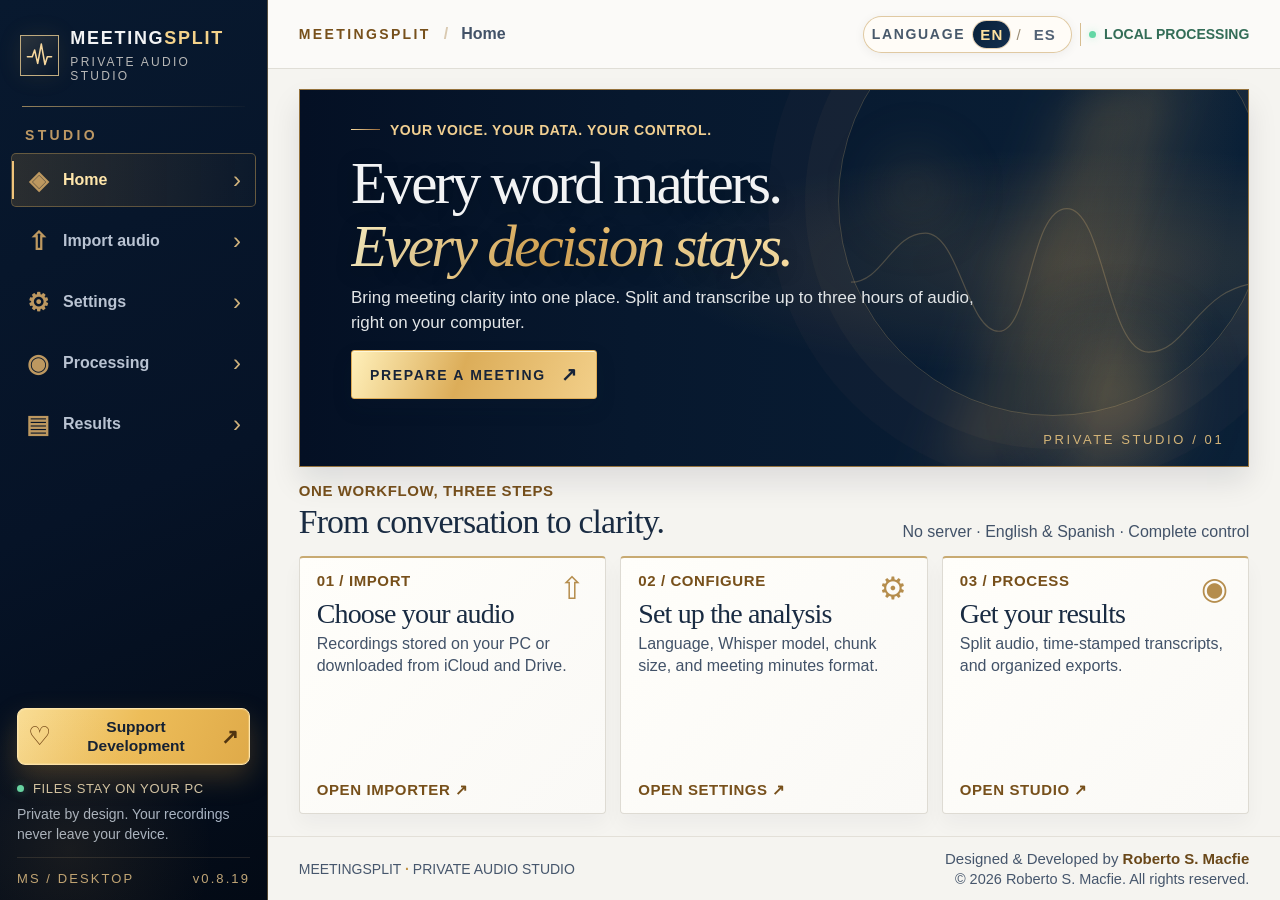
<file: MEETINGSPLIT_PREVIEW_v0.8.6.html>
<!doctype html>
<html lang="es">
<head>
  <meta charset="utf-8"><meta name="viewport" content="width=device-width, initial-scale=1">
  <meta name="color-scheme" content="light"><title>MeetingSplit · Estudio privado de reuniones</title>
  <style>:root{font-family:'Segoe UI Variable','Segoe UI',Arial,sans-serif;color:#14253b;background:#f1f0ec;--navy:#061327;--navy2:#0c2038;--gold:#c29346;--gold-hi:#f4d28a;--line:#e1dfd9;--cream:#faf9f5}
*{box-sizing:border-box}html,body{margin:0;width:100%;height:100%;overflow:hidden}button,select{font:inherit}button{cursor:pointer}button:focus-visible,select:focus-visible,input:focus-visible{outline:3px solid #c99845;outline-offset:3px}[hidden]{display:none!important}
.app-shell{display:grid;grid-template-columns:240px minmax(0,1fr);height:100vh;min-height:0;overflow:hidden}
.sidebar{min-height:0;display:flex;flex-direction:column;position:relative;overflow:hidden;background:linear-gradient(157deg,#08192f 0%,#061327 54%,#030a15 100%);color:#e9e8e6;border-right:1px solid rgba(220,172,93,.37)}
.sidebar:before{content:'';position:absolute;left:-80px;bottom:-100px;width:300px;height:300px;background:radial-gradient(circle,rgba(191,142,67,.11),transparent 67%);pointer-events:none}
.brand{min-height:106px;padding:27px 20px 22px;display:flex;align-items:center;gap:11px;position:relative}.brand-icon{height:41px;width:41px;display:grid;place-items:center;border:1px solid rgba(248,217,153,.75);color:#f7d89e;background:linear-gradient(140deg,rgba(247,209,140,.15),rgba(3,12,25,.12));box-shadow:0 0 25px rgba(212,157,70,.1)}.brand-icon svg{width:29px;height:29px}.brand-word strong{display:block;font-size:18px;letter-spacing:.095em;line-height:1.2;font-weight:700}.brand-word strong span{color:var(--gold-hi)}.brand-word small{display:block;font-size:12px;letter-spacing:.19em;color:#b8b8b7;margin-top:6px}.sidebar-divider{height:1px;background:linear-gradient(90deg,rgba(235,194,119,.62),rgba(235,194,119,.03));margin:0 22px}.nav-heading{color:#bd9864;font-size:14px;font-weight:700;letter-spacing:.24em;padding:28px 25px 15px;margin:0}.sidebar nav{display:flex;flex-direction:column;padding:0 11px;gap:8px}.nav-item{position:relative;width:100%;height:49px;text-align:left;border:1px solid transparent;background:transparent;color:#b9c3d2;display:flex;gap:13px;align-items:center;padding:0 14px;border-radius:5px;font-size:16px;font-weight:650;transition:background .15s,color .15s}.nav-item:hover{background:rgba(255,255,255,.045);color:#fff}.nav-item.active{color:#ffe6ab;border-color:rgba(218,174,95,.35);background:linear-gradient(90deg,rgba(185,139,65,.20),rgba(189,145,79,.03))}.nav-item.active:before{content:'';position:absolute;left:0;top:7px;bottom:7px;width:2px;background:#f0c47b}.nav-icon{font-size:25px;line-height:1;display:grid;place-items:center;width:24px;color:#bd9860}.nav-arrow{margin-left:auto;color:#d0b27c;font-size:24px;font-weight:300}.sidebar-bottom{margin-top:auto;padding:22px 23px 18px;color:#a9b5c5}.security-mark{font-size:13px;color:#d4c5a5;letter-spacing:.11em;display:flex;align-items:center;gap:9px}.green-dot{width:7px;height:7px;border-radius:50%;background:#63d7a5;display:inline-block;box-shadow:0 0 8px rgba(85,229,167,.33);flex-shrink:0}.sidebar-bottom p{font-size:14px;line-height:1.65;margin:13px 0 20px}.sidebar-identity{border-top:1px solid rgba(211,182,133,.15);padding-top:13px;display:flex;justify-content:space-between;font-size:13px;letter-spacing:.16em;color:#c1a677}
.main-shell{min-width:0;min-height:0;display:flex;flex-direction:column;background:#f5f4f0}.topbar{height:69px;min-height:69px;display:flex;align-items:center;justify-content:space-between;padding:0 clamp(23px,3vw,50px);background:#fbfaf8;border-bottom:1px solid #e0ded7;gap:12px}.page-position{display:flex;align-items:center;gap:13px;font-size:16px;font-weight:650;color:#59677a}.location-kicker{font-size:14px;letter-spacing:.17em;color:#9d753e}.crumb{color:#d9c9b1}.top-right{display:flex;align-items:center;gap:19px}.gold-separator{height:23px;width:1px;background:#d6bd90}.privacy-badge{font-size:14px;font-weight:800;letter-spacing:.11em;color:#336d57;display:flex;gap:8px;align-items:center}.version-chip{font-size:14px;letter-spacing:.12em;color:#8b93a0}#screen-container{min-width:0;min-height:0;flex:1;position:relative;overflow:hidden}.screen{display:none;overflow-y:auto;overflow-x:hidden;height:100%;padding:24px clamp(23px,3vw,50px) 22px;scrollbar-width:thin;scrollbar-color:#cab896 transparent}.screen.active-screen{display:flex;flex-direction:column;gap:20px}.bottomline{height:39px;min-height:39px;border-top:1px solid #e3e0d8;padding:0 clamp(23px,3vw,50px);color:#7e8998;display:flex;align-items:center;justify-content:space-between;gap:10px;font-size:13px;letter-spacing:.13em;white-space:nowrap}.bottomline b{color:var(--gold)}
.eyebrow{font-size:14px;font-weight:850;letter-spacing:.2em;display:flex;align-items:center;gap:10px;margin:0}.eyebrow.gold{color:#f1cf91}.eyebrow.ink{color:#a3763a}.eyebrow-line{height:1px;width:29px;background:linear-gradient(90deg,#f6da9f,#946637)}h1,h2,p{margin-top:0}h1,h2{font-family:'Bodoni MT','Bodoni Moda','Didot',Georgia,serif;font-weight:400}em{font-family:'Bodoni MT','Bodoni Moda',Didot,Georgia,serif;font-weight:400}
.cinematic{position:relative;min-height:320px;height:clamp(298px,44vh,405px);flex-shrink:0;overflow:hidden;color:#fff;background:linear-gradient(115deg,#061329,#0c1f39 63%,#142b3b);border:1px solid #94723d;box-shadow:0 15px 28px rgba(2,17,38,.1)}.scenery{position:absolute;inset:0;background:radial-gradient(ellipse at 84% 46%,rgba(236,177,92,.15),transparent 40%),linear-gradient(90deg,#041024 0%,#07182e 35%,#0a2037 100%)}.scenery:after{content:'';position:absolute;right:13%;top:0;height:100%;width:15%;background:linear-gradient(92deg,transparent,rgba(235,177,88,.16) 46%,transparent);transform:skewX(-18deg);filter:blur(19px)}.light-beam{position:absolute;right:3%;top:-20%;width:20%;height:140%;background:linear-gradient(90deg,transparent,rgba(228,175,95,.1) 49%,transparent);transform:rotate(9deg)}.glow-one,.glow-two{position:absolute;border-radius:50%;filter:blur(19px)}.glow-one{right:14%;bottom:19%;height:3px;width:3px;background:#fff2bf;box-shadow:0 0 70px 39px rgba(236,181,97,.45)}.glow-two{right:35%;top:26%;height:2px;width:2px;background:#fff;box-shadow:0 0 55px 18px rgba(220,169,92,.34)}.orbits{position:absolute;width:430px;height:430px;right:-20px;top:-104px;border:1px solid rgba(244,200,127,.22);border-radius:50%;box-shadow:0 0 0 33px rgba(220,179,121,.035),0 0 0 70px rgba(220,179,121,.024)}.wave-ribbon{position:absolute;right:-20px;top:25%;width:44%;color:#eac07e;opacity:.35}.wave-ribbon svg{display:block;width:100%;height:200px}.cinematic-copy{position:relative;z-index:1;padding:clamp(33px,4.4vh,55px) clamp(34px,4vw,67px);max-width:940px}.cinematic-copy h1{font-size:clamp(43px,4.62vw,68px);line-height:1.04;letter-spacing:-.046em;margin:24px 0 12px;text-shadow:0 4px 20px rgba(0,0,0,.28)}.cinematic-copy h1 em{background:linear-gradient(100deg,#fff4c6 0%,#e0ac57 45%,#ffe4a5 85%);background-clip:text;-webkit-background-clip:text;color:transparent}.cinematic-copy p:not(.eyebrow){color:#e2e5e7;line-height:1.72;font-size:17px;max-width:625px;margin-bottom:23px}.cinematic-mark{position:absolute;bottom:19px;right:24px;font-size:13px;letter-spacing:.2em;color:#d4b478}.gold-button{display:inline-flex;justify-content:center;align-items:center;gap:15px;min-height:44px;padding:12px 18px;border:1px solid #ddac57;background:linear-gradient(110deg,#fff0ba,#dcad59 45%,#f2cf89 100%);color:#11233a;font-size:14px;font-weight:900;letter-spacing:.12em;border-radius:3px;box-shadow:inset 0 1px 0 #fff8d9,0 9px 20px rgba(13,28,47,.13);transition:filter .15s,transform .15s}.gold-button:hover{filter:brightness(1.06);transform:translateY(-1px)}.gold-button span{font-size:19px}.home-section-heading{display:flex;align-items:end;justify-content:space-between;gap:20px}.home-section-heading h2{font-size:clamp(29px,2.64vw,39px);margin:8px 0 0;letter-spacing:-.025em}.home-section-heading>span{font-size:15px;color:#687585}.steps-grid{display:grid;grid-template-columns:repeat(3,minmax(0,1fr));gap:14px;flex:1;min-height:0}.step-card{text-align:left;position:relative;display:flex;flex-direction:column;min-height:166px;padding:19px 22px 17px;background:linear-gradient(135deg,#fffefa,#faf9f6);border:1px solid #dedbd3;border-top:2px solid #c8aa72;border-radius:4px;box-shadow:0 10px 20px rgba(9,31,52,.04);transition:transform .15s,border-color .15s}.step-card:hover{transform:translateY(-2px);border-color:#c3a370}.step-number{font-size:13px;letter-spacing:.17em;font-weight:800;color:#a27d4d}.step-icon{position:absolute;right:20px;top:12px;color:#b58d4d;font-size:31px}.step-card strong{font-family:'Bodoni MT',Georgia,serif;font-size:28px;font-weight:500;letter-spacing:-.03em;margin-top:17px}.step-card small{font-size:15px;color:#637081;line-height:1.6;margin-top:4px}.step-link{font-size:13px;color:#97703a;letter-spacing:.1em;font-weight:800;margin-top:auto;padding-top:14px}
.screen-intro{display:flex;justify-content:space-between;align-items:center;gap:20px;min-height:107px;flex-shrink:0}.screen-intro h1{margin:8px 0 6px;font-size:clamp(40px,3.96vw,56px);letter-spacing:-.045em}.screen-intro h1 em{color:#a77c40}.screen-intro p:not(.eyebrow){margin:0;font-size:16px;color:#667386}.step-count{font-size:14px;letter-spacing:.15em;color:#9c7e4d;border:1px solid #dacbb0;padding:12px 14px;white-space:nowrap}.two-cols{display:grid;grid-template-columns:minmax(0,1.15fr) minmax(330px,.85fr);gap:20px;flex:1;min-height:0}.surface-card{background:linear-gradient(136deg,#fffefa,#fcfbf8);border:1px solid #dfddd6;border-radius:6px;box-shadow:0 12px 25px rgba(12,25,47,.045)}.card-caption{padding:17px 23px 13px;display:flex;justify-content:space-between;align-items:center;border-bottom:1px solid #e9e5dd;font-weight:900;color:#6c788a;letter-spacing:.16em;font-size:14px}.card-caption span{color:#ae874e}.card-caption.light{border-bottom-color:rgba(238,201,149,.2);color:#d8c59e}.drop-zone{height:calc(100% - 148px);min-height:250px;width:calc(100% - 46px);margin:22px 23px;display:flex;align-items:center;justify-content:center;flex-direction:column;gap:8px;background:radial-gradient(ellipse at center -25%,rgba(207,160,91,.12),transparent 66%),#faf7f0;border:1px dashed #bda06f;border-radius:5px}.drop-zone:hover{background:#fff8e8}.upload-symbol{width:64px;height:64px;display:grid;place-items:center;border:1px solid #d8c6a7;border-radius:50%;font-size:44px;font-weight:200;color:#a47a3e}.drop-zone strong{font-size:28px;font-family:'Bodoni MT',Georgia,serif;color:#263952;white-space:nowrap;max-width:80%;overflow:hidden;text-overflow:ellipsis}.drop-zone small{font-size:15px;color:#8490a0;max-width:92%;text-overflow:ellipsis;overflow:hidden}.outline-cta{padding:11px 16px;display:inline-flex;justify-content:center;align-items:center;background:transparent;border:1px solid #bd9b65;color:#97713b;font-weight:800;font-size:14px;letter-spacing:.11em;border-radius:2px;min-height:41px;margin-top:7px}.folder-row{border-top:1px solid #e7e3dc;display:flex;justify-content:space-between;align-items:center;gap:12px;padding:11px 23px}.field-label{display:block;font-size:14px;font-weight:800;letter-spacing:.105em;color:#748094;margin:0}.folder-text{font-size:16px;color:#243d58;margin:7px 0 0;max-width:390px;overflow:hidden;white-space:nowrap;text-overflow:ellipsis}.text-button{padding:9px 0;border:0;border-bottom:1px solid #ba985d;color:#916a39;background:transparent;font-size:14px;letter-spacing:.1em;font-weight:850;flex-shrink:0}.import-info{display:flex;flex-direction:column;gap:15px;min-height:0}.dark-card{background:linear-gradient(152deg,#0c2440,#051528 72%,#020b17);color:#fff;border:1px solid #bd995f;border-radius:6px;box-shadow:0 13px 25px rgba(0,14,33,.12)}.import-info .dark-card{flex:1}.import-info .dark-card h2{font-size:clamp(41px,3.74vw,55px);margin:30px 24px 12px;line-height:1.09}.dark-card h2 em{color:#f3cf87}.import-info .dark-card>p{font-size:16px;line-height:1.75;color:#c7d3dd;margin:0 24px 22px}.info-rule{border-top:1px solid rgba(244,213,152,.16);color:#e2c58e;padding:12px 24px;letter-spacing:.11em;font-size:14px}.next-button{width:100%;flex-shrink:0}
.compact-intro{min-height:90px}.settings-grid{display:grid;grid-template-columns:1fr 1fr;gap:18px;flex:1;min-height:0}.settings-card{display:flex;flex-direction:column;min-width:0;overflow-y:auto}.fields{padding:17px 22px 11px;display:grid;grid-template-columns:1fr 1fr;column-gap:15px;row-gap:16px}.fields label{display:flex;flex-direction:column;gap:7px;min-width:0}.fields select{width:100%;min-width:0;height:40px;padding:0 11px;background:#f7f7f4;border:1px solid #d7dbdf;color:#293e59;border-radius:3px;font-size:16px;font-weight:650}.ai-notice{margin:2px 22px 10px;padding:9px 11px;background:#f8f1e4;border-left:2px solid #c69e60;display:flex;gap:10px;color:#756444;line-height:1.45;font-size:14.5px}.info-symbol{font:italic 16px Georgia,serif;color:#916b37}.checkbox-row{padding:7px 22px;display:flex;gap:10px;align-items:flex-start;cursor:pointer}.checkbox-row input{accent-color:#b89150;width:17px;height:17px;margin:3px 0 0;flex-shrink:0}.checkbox-row b{font-size:15px;color:#293a50;display:block}.checkbox-row small{display:block;font-size:14px;color:#7b8794;margin-top:4px}.settings-footer{display:flex;justify-content:space-between;align-items:center;gap:18px;flex-shrink:0}.settings-footer>span{font-size:14px;color:#647388}
.process-layout{grid-template-columns:minmax(0,1fr) minmax(330px,.86fr)}.processing-stage{display:flex;flex-direction:column;min-height:0}.waveform{margin:20px 24px 16px;min-height:100px;flex:1;max-height:180px;overflow:hidden;border-bottom:1px solid rgba(233,193,131,.19)}.waveform svg{width:100%;height:100%}.processing-stage h2{font-size:clamp(39px,3.74vw,55px);line-height:1.08;margin:4px 24px 13px}.processing-stage p{font-size:16px;line-height:1.7;color:#c3d0dd;max-width:550px;margin:0 24px 23px}.stage-features{margin-top:auto;display:flex;flex-wrap:wrap;gap:10px;padding:20px 23px;border-top:1px solid rgba(236,205,153,.18)}.stage-features span{font-size:13px;letter-spacing:.07em;color:#e3c188}.run-card{padding-bottom:19px;display:flex;flex-direction:column}.state-label{margin:31px 23px 0;letter-spacing:.12em;font-size:15px;color:#a37b42;font-weight:850}.progress-track{height:8px;margin:14px 23px 0;background:#e9e6df;border-radius:9px;overflow:hidden}.progress-track span{height:100%;width:0%;display:block;background:linear-gradient(90deg,#aa7a37,#f1c47b);transition:width .2s}.run-card #job-status{font-size:16px;line-height:1.75;color:#627185;min-height:65px;margin:20px 23px 20px}.full{margin:0 23px 10px}.cancel-button{height:42px;border:1px solid #b29065;background:#fcf5e7;color:#805a36;font-size:14px;font-weight:800;letter-spacing:.08em}.gold-button:disabled{opacity:.52;cursor:wait}.run-note{margin:auto 23px 0;border-top:1px solid #e5e2da;padding-top:17px;color:#788594;font-size:15px;line-height:1.7}.results-layout{flex:1;min-height:0;display:flex;align-items:center;justify-content:center;flex-direction:column;text-align:center;padding:24px}.result-emblem{font:60px Georgia,serif;color:#c29d62}.result-eyebrow{font-size:14px;font-weight:850;letter-spacing:.13em;color:#a38050;margin:10px 0 13px}.results-layout h2{font-size:clamp(38px,4.4vw,57px);margin:0 0 13px;line-height:1.05}.results-layout h2 em{color:#b38a50}.results-layout>p{max-width:480px;font-size:16px;color:#69768a;line-height:1.8}.results-path{margin:14px;max-width:min(650px,100%);padding:13px 16px;border:1px solid #ded1ba;background:#faf6ed;word-break:break-all;font-size:16px;color:#284159}.results-layout #results-open-folder{margin:11px 0}.results-layout #results-new{margin:15px 0}
@media(max-width:1190px){.app-shell{grid-template-columns:210px minmax(0,1fr)}.brand{padding-inline:14px}.brand-word strong{font-size:16px}.fields{column-gap:9px;padding-inline:15px}.fields select{font-size:15px}.ai-notice{margin-inline:15px}.checkbox-row{padding-inline:15px}.cinematic-copy h1{font-size:clamp(40px,4.4vw,56px)}.privacy-badge{font-size:13px}}
@media(max-width:1000px){.app-shell{grid-template-columns:75px minmax(0,1fr)}.brand{justify-content:center}.brand-word,.nav-heading,.sidebar-bottom p,.security-mark,.sidebar-identity,.nav-item span:not(.nav-icon){display:none}.nav-item{justify-content:center;padding:0}.nav-icon{font-size:26px}.sidebar-bottom{height:70px}.steps-grid{gap:9px}.step-card{padding:16px 13px}.step-card strong{font-size:24px}.two-cols{grid-template-columns:1fr 1fr}.screen-intro h1{font-size:42px}}
@media(max-width:760px){.topbar{height:57px;min-height:57px}.version-chip,.gold-separator,.bottomline span:last-child{display:none}.screen{padding:19px}.screen.active-screen{gap:14px}.two-cols,.settings-grid{grid-template-columns:1fr}.screen{overflow-y:auto}.cinematic{height:auto;min-height:360px}.cinematic-copy{padding:30px}.cinematic-copy h1{font-size:41px}.home-section-heading>span{display:none}.steps-grid{grid-template-columns:1fr}.step-card{min-height:125px}.settings-grid{flex:none}.settings-card{overflow:visible}.import-info .dark-card{min-height:350px}.processing-stage{min-height:330px}.run-card{min-height:340px}}
@media(max-height:720px) and (min-width:761px){.screen{gap:12px!important;padding-block:15px}.cinematic{height:clamp(245px,41vh,300px);min-height:245px}.cinematic-copy{padding-top:28px}.cinematic-copy h1{font-size:47px;margin:14px 0 8px}.cinematic-copy p:not(.eyebrow){margin-bottom:14px}.home-section-heading h2{font-size:30px}.step-card{min-height:135px}.screen-intro{min-height:82px}.compact-intro{min-height:70px}.settings-grid{gap:12px}.card-caption{padding:11px 16px}.fields{padding-top:10px;row-gap:10px}.fields select{height:34px}.ai-notice{padding-block:6px;margin-bottom:4px}.checkbox-row{padding-block:4px}.processing-stage h2{font-size:43px}}
@media(prefers-reduced-motion:reduce){*,*:before,*:after{animation:none!important;transition:none!important}}

/* Files are listed only after a completed native job, not fabricated in preview. */
.result-files{display:flex;justify-content:center;flex-wrap:wrap;gap:7px;max-width:680px;margin:6px 0 8px}
.result-file{background:#fff;border:1px solid #d0bb95;padding:9px 12px;border-radius:3px;color:#85602b;font-size:14px;font-weight:750}
.result-file:hover{background:#f6e9d0}

/* v0.6 Persistent language switcher and author credit — independent screens */
.top-right{display:flex;align-items:center;gap:clamp(6px,1.2vw,17px)}
.ui-language-control{display:inline-flex;align-items:center;flex-shrink:0;gap:6px;border:1px solid rgba(202,164,100,.58);border-radius:999px;padding:4px 8px;background:rgba(255,253,247,.83);box-shadow:0 2px 11px rgba(9,18,35,.06)}
.language-label{font-size:14px;font-weight:800;letter-spacing:.12em;color:#48596b;margin-right:2px}
.ui-lang-btn{min-width:29px;min-height:27px;border:0;border-radius:30px;padding:4px 7px;background:transparent;color:#526275;font-size:15px;font-weight:800;letter-spacing:.08em;transition:background .15s ease,color .15s ease}
.ui-lang-btn.selected{background:linear-gradient(125deg,#082039,#142f4e);color:#ffe2a0;box-shadow:0 0 0 1px rgba(184,133,58,.35)}
.lang-rule{color:#9a8c74;font-size:15px}
.developer-signature{font-size:15px;white-space:nowrap;letter-spacing:.02em;color:#677483}
.developer-signature a{color:#9a7035;text-decoration:none;font-weight:700;border-bottom:1px solid rgba(154,112,53,.45)}
.developer-signature a:is(:hover,:focus-visible){color:#614210;border-bottom-color:currentColor}
@media(max-width:1200px){.language-label{display:none}.top-right{gap:7px}.ui-language-control{padding:3px 5px}.version-chip{display:none}}
@media(max-width:960px){.privacy-badge{display:none}.developer-signature{font-size:14px}}
@media(prefers-reduced-motion:reduce){.ui-lang-btn{transition:none}}

/* Rights notice beneath developer signature; always visible on every view. */
.bottomline{min-height:55px;height:55px}
.credit-stack{display:flex;flex-direction:column;align-items:flex-end;justify-content:center;gap:3px;min-width:0}
.copyright-line{font-size:14px;line-height:1.12;letter-spacing:.025em;color:#808896;white-space:nowrap}
@media(max-width:760px){.bottomline .copyright-line{display:block}.bottomline .developer-signature{display:inline}.credit-stack{max-width:75%;text-align:right}.copyright-line{font-size:13px}}
@media(max-width:450px){.bottomline{gap:4px;padding-inline:9px;font-size:11px}.developer-signature{font-size:13px}.copyright-line{font-size:12px}}

/* v0.8 — Luxury, nonintrusive voluntary PayPal support link. No external SDK in the desktop renderer. */
.sidebar-support{width:100%;min-height:42px;display:flex;align-items:center;justify-content:center;gap:9px;margin:0 0 18px;border:1px solid rgba(239,193,110,.64);border-radius:4px;color:#fae3b3;background:linear-gradient(110deg,rgba(203,156,74,.15),rgba(7,24,44,.65));font-size:15px;font-weight:700;letter-spacing:.018em;transition:border-color .15s,background .15s}
.sidebar-support:hover,.sidebar-support:focus-visible{background:linear-gradient(110deg,rgba(203,156,74,.31),rgba(11,32,55,.75));border-color:#ffe1a1}
.support-heart{color:#f7c984;font:23px/1 Georgia,serif}
.support-arrow{color:#dfba76;font-size:19px;margin-left:auto}
@media(max-width:1000px){.sidebar-support{width:47px;height:46px;min-height:46px;margin:0 auto 5px;padding:0}.sidebar-support>span:not(.support-heart){display:none}.sidebar-bottom{height:auto;min-height:70px;padding:10px 13px 13px}}
@media(prefers-reduced-motion:reduce){.sidebar-support{transition:none}}


/* v0.8.1 — Readability pass across all FIVE individual screens.
   WCAG AA text contrast on cream/white surfaces, while preserving
   approved deep-navy / cinematic gold components. Desktop & preview share
   these exact tokens: no pale labels on light panels. */
:root {
  --light-ink: #192b42;
  --light-secondary: #425268;
  --light-muted: #4e5d70;
  --light-gold: #77501b;
}
/* Explicit foreground color in bright cards; do not inherit decorative gold/white. */
.main-shell, .surface-card, .step-card, .results-layout, .settings-card, .run-card {
  color: var(--light-ink);
}
/* Supporting copy on off-white surfaces */
.page-position, .home-section-heading>span,
.step-card small, .screen-intro p:not(.eyebrow),
.drop-zone small, .folder-text, .settings-footer>span,
.run-card #job-status, .run-note, .results-layout>p,
.checkbox-row small, .ai-notice, .card-caption {
  color: var(--light-secondary);
}
/* Captions and tiny metadata must still read clearly against white. */
.location-kicker, .eyebrow.ink, .step-number, .step-link,
.step-count, .card-caption span, .field-label, .text-button,
.result-eyebrow, .outline-cta, .state-label,
.result-file, .results-layout h2 em, .screen-intro h1 em {
  color: var(--light-gold);
}
.card-caption, .field-label, .step-number, .step-link, .step-count,
.result-eyebrow, .state-label, .eyebrow.ink, .outline-cta,
.text-button {font-size: 15px;}
.card-caption {letter-spacing:.105em;}
.field-label {letter-spacing:.055em;}
.step-card small, .screen-intro p:not(.eyebrow), .drop-zone small,
.run-card #job-status, .results-layout>p, .checkbox-row small,
.settings-footer>span, .run-note {font-size: 16px;}
.home-section-heading>span {font-size: 16px;}
.fields select, .checkbox-row b {font-size: 16px;color:var(--light-ink);}
.fields select {background:#fff;border-color:#c1c9d2;}
.ai-notice {font-size:15.5px;color:#58472b;}
.drop-zone small {color:var(--light-secondary);}
.version-chip {color:#546175;}
/* Brand credit remains ALWAYS legible beneath every screen */
.bottomline, .copyright-line, .developer-signature {
  color:#46566c;
}
.bottomline {font-size:14px;letter-spacing:.045em;}
.copyright-line {font-size:14.5px;}
.developer-signature {font-size:15px;}
.developer-signature a {color:#76501f;}
/* Dark surfaces keep intentional light type and gold lettering. */
.sidebar, .cinematic, .dark-card, .processing-stage {color:#f2f3f4;}
.dark-card .card-caption.light,
.processing-stage .card-caption.light {color:#e9d7b4;}
.dark-card .card-caption.light span,
.processing-stage .card-caption.light span {color:#f5d08a;}
/* Distinctive action text now meets contrast on pale gold. */
.gold-button {color:#172338;}
@media(max-width:760px) {
  .bottomline {font-size:13px;}
  .developer-signature {font-size:14px;}
  .copyright-line {font-size:13px;}
}

/* v0.8.3 — Premium, accessible PayPal CTA, click goes straight to PayPal NCP. */
.sidebar-support {
  display:flex;align-items:center;justify-content:center;gap:8px;
  width:100%;min-height:54px;margin:0 0 16px;padding:9px 12px;
  border:1px solid #ffe5ab;border-radius:8px;
  background:linear-gradient(115deg,#f9dd95 0%,#edbd59 49%,#dfaa49 100%);
  box-shadow:0 0 0 1px rgba(255,248,207,.2) inset,0 12px 28px rgba(215,154,58,.26);
  color:#132033;text-decoration:none;font-size:15.5px;font-weight:900;
  letter-spacing:.035em;line-height:1.3;text-align:center;
  transition:transform .16s ease, box-shadow .16s ease, filter .16s ease;
}
.sidebar-support:is(:hover,:focus-visible){color:#0c1c30;background:linear-gradient(115deg,#fff2c4 0%,#f5cb78 52%,#e7b85b 100%);filter:brightness(1.02);transform:translateY(-2px);box-shadow:0 16px 30px rgba(227,170,66,.3)}
.sidebar-support:focus-visible{outline:3px solid #fff4d7;outline-offset:3px}
.sidebar-support .support-heart{color:#6c3e10;font-size:26px;line-height:1;flex:0 0 auto}
.sidebar-support .support-arrow{color:#513511;font-size:21px;flex:0 0 auto;margin-left:auto}
#developer-name{font-weight:700;color:#694719;text-decoration:none;cursor:default}
@media(max-width:1000px){.sidebar-support{width:48px;min-height:48px;height:48px;padding:0;margin:0 auto 8px;border-radius:8px}.sidebar-support>span:not(.support-heart){display:none}}
@media(prefers-reduced-motion:reduce){.sidebar-support{transition:none}.sidebar-support:is(:hover,:focus-visible){transform:none}}

/* v0.8.5 visible processing feedback; avoid repeated clicking during startup */
#start-job.processing {opacity:1!important;cursor:progress;background:linear-gradient(105deg,#f9dc9b,#c8913a,#f9dc9b);color:#10243b;border:1px solid #966c31;box-shadow:0 0 0 2px rgba(189,143,71,.24);}
#start-job.processing .processing-spinner {display:inline-block;width:13px;height:13px;border:2px solid rgba(16,36,59,.27);border-top-color:#122e4b;border-radius:50%;vertical-align:-2px;margin-right:8px;animation:ms-wait .85s linear infinite;}
@keyframes ms-wait {to{transform:rotate(360deg)}}
.job-elapsed {font-size:15px;color:#344d66;line-height:1.65;padding:0 23px 5px;margin:0;min-height:16px;}
@media(prefers-reduced-motion:reduce){#start-job.processing .processing-spinner{animation:none}}

/* v0.8.6 — user-approved TWO-step typography increase.
   Applies to all five pages, both languages, including settings, toolbar,
   status, actions, footers and compact captions. Do NOT use CSS zoom.
   Each page can scroll internally when the viewport is shorter; the app itself
   always maintains independent, non-stacked screens. */
:root {font-size:16px;}
.app-shell{grid-template-columns:268px minmax(0,1fr);}
.sidebar nav{gap:7px;}
.nav-item{min-height:54px;height:auto;padding-block:10px;line-height:1.25;}
.nav-heading{padding-top:20px;padding-bottom:10px;}
.sidebar-bottom{padding:15px 17px 14px;}
.sidebar-bottom p{margin:9px 0 12px;line-height:1.42;}
.sidebar-support{min-height:57px;line-height:1.2;letter-spacing:0;gap:6px;padding:8px 10px;}
.security-mark{letter-spacing:.05em;}
.topbar{padding-inline:clamp(18px,2.4vw,40px);}
.top-right{gap:8px;}
#screen-container .screen{padding:20px clamp(18px,2.4vw,40px) 22px;}
.screen.active-screen{gap:15px;}
.bottomline{padding-inline:clamp(18px,2.4vw,40px);min-height:64px;height:64px;}
.credit-stack{gap:4px;}
.bottomline,.copyright-line,.developer-signature{letter-spacing:0;}
.card-caption,.eyebrow,.field-label,.state-label,.step-number,.step-link,.step-count,.result-eyebrow,.text-button,.outline-cta{letter-spacing:.04em;}
.card-caption{padding:12px 17px 10px;}
.fields{padding:12px 17px 14px;column-gap:12px;row-gap:12px;}
.fields select{min-height:43px;height:auto;padding:8px 10px;line-height:1.2;white-space:normal;}
.fields label{gap:6px;}
.ai-notice{line-height:1.52;}
.checkbox-row small{line-height:1.5;}
.cinematic-copy{padding-block:clamp(23px,3.5vh,42px);}
.cinematic-copy h1{margin:14px 0 8px;line-height:1.07;}
.cinematic-copy p:not(.eyebrow){line-height:1.45;margin-bottom:15px;}
.home-section-heading h2{margin-top:5px;line-height:1.08;}
.step-card{padding:14px 17px 14px;}
.step-card strong{line-height:1.08;margin-top:10px;}
.step-card small{line-height:1.38;}
.step-link{padding-top:8px;}
.screen-intro{min-height:92px;}
.screen-intro h1{margin:5px 0;line-height:1.05;}
.screen-intro p:not(.eyebrow){line-height:1.35;}
.drop-zone{min-height:220px;}
.drop-zone strong{white-space:normal;overflow-wrap:anywhere;line-height:1.18;}
.folder-row{padding:10px 17px;}
.folder-text{line-height:1.35;}
.run-card #job-status{line-height:1.5;min-height:60px;margin-top:12px;margin-bottom:12px;overflow-wrap:anywhere;}
.run-note{line-height:1.42;}
.job-elapsed{line-height:1.5;min-height:22px;}
.processing-stage p{line-height:1.5;}
.results-layout>p{line-height:1.5;}
@media(min-width:1001px) and (max-width:1400px){
  .topbar{gap:8px;}
  .privacy-badge{letter-spacing:0;}
  .version-chip{display:none;}
  .settings-grid{gap:12px;}
  .fields{grid-template-columns:minmax(0,1fr);row-gap:10px;}
  .settings-card{overflow-y:auto;}
  .fields label{gap:4px;}
  .fields select{min-height:38px;padding:5px 9px;}
  .cinematic{height:clamp(300px,42vh,405px);}
}
@media(max-height:820px) and (min-width:1001px){
  .cinematic{min-height:275px;height:clamp(275px,39vh,340px);}
  .settings-card{min-height:0;}
  .fields{row-gap:9px;}
  .settings-footer{align-items:center;}
  .sidebar-bottom{padding-bottom:10px;}
}
@media(max-width:1190px){.app-shell{grid-template-columns:230px minmax(0,1fr);}}
@media(max-width:1000px){
  .app-shell{grid-template-columns:80px minmax(0,1fr);}
  .sidebar-bottom{padding:9px 10px;}
  .sidebar-support{width:54px;height:54px;min-height:54px;margin-inline:auto;}
  .topbar{padding-inline:16px;}
  .screen.active-screen{gap:13px;}
}
@media(max-width:760px){
  .settings-grid,.two-cols{grid-template-columns:1fr;}
  .settings-card{overflow:visible;}
  .fields{grid-template-columns:1fr;}
  .bottomline{min-height:70px;height:70px;gap:8px;white-space:normal;}
  .copyright-line,.developer-signature{white-space:normal;}
  .bottomline span:first-child{display:none;}
  .credit-stack{max-width:100%;}
}
/* v0.8.6 visual QA adjustment: the full hero CTA must remain within its panel,
   and all settings need to be reachable without clipping at 1366x768. */
@media (min-width:1001px) and (max-height:820px){
  .cinematic{min-height:322px;height:clamp(322px,43vh,355px);}
  .cinematic-copy{padding-top:21px;padding-bottom:15px;}
  .settings-grid{gap:12px;}
  .settings-card{overflow:visible;}
  .settings-grid{flex:0 0 auto;align-items:stretch;}
  .fields{grid-template-columns:1fr;row-gap:4px;padding:8px 16px 10px;}
  .fields label{gap:3px;}
  .fields select{height:35px;min-height:35px;padding:3px 9px;}
  .card-caption{padding-block:9px;}
  .ai-notice{padding-block:5px;margin-bottom:5px;}
  .checkbox-row{padding-block:3px;}
  .screen-intro{min-height:82px;}
}
@media(min-width:1401px) and (max-width:1750px){
  /* Native select text must not be cropped across two narrow columns. */
  .settings-card:nth-child(2) .fields label:nth-child(3){grid-column:1 / -1;}
}
@media(min-width:1001px) and (max-height:820px){
  .fields{row-gap:2px;padding:6px 16px;}
  .fields label{gap:1px;}
  .fields select{min-height:32px;height:32px;padding:1px 9px;}
  .screen.active-screen{gap:12px;}
}
</style>
</head>
<body>
<div class="app-shell">
  <aside class="sidebar" aria-label="Navegación principal">
    <div class="brand" aria-label="MeetingSplit">
      <div class="brand-icon" aria-hidden="true"><svg viewBox="0 0 48 48"><path d="M4 26h8l4-11 5 22 6-32 6 34 4-13h7" stroke="currentColor" stroke-width="2.6" fill="none" stroke-linecap="round" stroke-linejoin="round" /></svg></div>
      <div class="brand-word"><strong>MEETING<span>SPLIT</span></strong><small>PRIVATE AUDIO STUDIO</small></div>
    </div>
    <div class="sidebar-divider"></div>
    <p class="nav-heading">ESTUDIO</p>
    <nav id="primary-navigation" aria-label="Pantallas">
      <button class="nav-item active" type="button" data-go="home" aria-current="page"><span class="nav-icon">◈</span><span>Inicio</span><span class="nav-arrow">›</span></button>
      <button class="nav-item" type="button" data-go="import"><span class="nav-icon">⇧</span><span>Importar audio</span><span class="nav-arrow">›</span></button>
      <button class="nav-item" type="button" data-go="settings"><span class="nav-icon">⚙</span><span>Configuración</span><span class="nav-arrow">›</span></button>
      <button class="nav-item" type="button" data-go="process"><span class="nav-icon">◉</span><span>Procesamiento</span><span class="nav-arrow">›</span></button>
      <button class="nav-item" type="button" data-go="results"><span class="nav-icon">▤</span><span>Resultados</span><span class="nav-arrow">›</span></button>
    </nav>
    <div class="sidebar-bottom">
      <a class="sidebar-support" id="support-development" href="https://www.paypal.com/ncp/payment/XPUK3HVHJW8KE" target="_blank" rel="noopener noreferrer" aria-label="Support MeetingSplit Development" title="Open secure PayPal contribution page">
        <span class="support-heart" aria-hidden="true">♡</span><span>Apoyar el desarrollo</span><span class="support-arrow" aria-hidden="true">↗</span>
      </a>
      <div class="security-mark"><span class="green-dot"></span><span>ARCHIVOS EN TU EQUIPO</span></div>
      <p>Privacidad por diseño. Tus grabaciones no se envían a servidores.</p>
      <div class="sidebar-identity"><span>MS / DESKTOP</span><span>v0.8.19</span></div>
    </div>
  </aside>
  <div class="main-shell">
    <header class="topbar">
      <div class="page-position"><span class="location-kicker">MEETINGSPLIT</span><span class="crumb">/</span><span id="page-crumb">Inicio</span></div>
      <div class="top-right"><div class="ui-language-control" role="group" aria-label="Interface language" id="ui-language-control">
        <span class="language-label" id="language-label">LANGUAGE</span><button type="button" class="ui-lang-btn selected" id="lang-en" data-locale="en" aria-pressed="true" lang="en">EN</button><span class="lang-rule" aria-hidden="true">/</span><button type="button" class="ui-lang-btn" id="lang-es" data-locale="es" aria-pressed="false" lang="es">ES</button>
      </div><span class="gold-separator"></span><span class="privacy-badge"><span class="green-dot"></span> PROCESAMIENTO LOCAL</span><span class="version-chip">EDICIÓN PRIVADA · v0.8.19</span></div>
    </header>
    <main id="screen-container" tabindex="-1">
      <!-- One individual view is present at a time; navigation never stacks pages vertically. -->
      <section class="screen home-screen active-screen" id="view-home" data-view="home" aria-labelledby="home-title">
        <div class="cinematic">
          <div class="scenery" aria-hidden="true"><div class="light-beam"></div><div class="glow-one"></div><div class="glow-two"></div><div class="orbits"></div><div class="wave-ribbon"><svg viewBox="0 0 460 220" preserveAspectRatio="none"><path d="M0 108C35 108 45 54 82 54s46 108 81 108 34-135 75-135 44 158 90 158 53-77 132-77" fill="none" stroke="currentColor" stroke-width="1.3" opacity=".7"/></svg></div></div>
          <div class="cinematic-copy"><p class="eyebrow gold"><span class="eyebrow-line"></span> TU VOZ. TU INFORMACIÓN. TU CONTROL.</p>
            <h1 id="home-title">Cada palabra cuenta.<br><em>Cada decisión permanece.</em></h1>
            <p>Reúne la claridad de tus reuniones en un solo lugar. Divide y transcribe hasta tres horas de audio, sin abandonar tu computadora.</p>
            <button type="button" class="gold-button lead-cta" data-go="import">PREPARAR UNA REUNIÓN <span>↗</span></button>
          </div><span class="cinematic-mark">ESTUDIO PRIVADO / 01</span>
        </div>
        <div class="home-section-heading"><div><p class="eyebrow ink">UN FLUJO, TRES PASOS</p><h2>De la conversación a la claridad.</h2></div><span>Sin servidor · Español e inglés · Control total</span></div>
        <div class="steps-grid">
          <button type="button" class="step-card" data-go="import"><span class="step-number">01 / IMPORTAR</span><span class="step-icon">⇧</span><strong>Selecciona el audio</strong><small>Reuniones almacenadas en tu equipo o descargadas de iCloud y Drive.</small><span class="step-link">ABRIR IMPORTADOR ↗</span></button>
          <button type="button" class="step-card" data-go="settings"><span class="step-number">02 / CONFIGURAR</span><span class="step-icon">⚙</span><strong>Define el análisis</strong><small>Idioma, modelo Whisper, tamaño de fragmentos y formato de minuta.</small><span class="step-link">VER CONFIGURACIÓN ↗</span></button>
          <button type="button" class="step-card" data-go="process"><span class="step-number">03 / PROCESAR</span><span class="step-icon">◉</span><strong>Obtén resultados</strong><small>Audios divididos, transcripción con tiempos y exportaciones organizadas.</small><span class="step-link">IR AL ESTUDIO ↗</span></button>
        </div>
      </section>
      <section class="screen" id="view-import" data-view="import" aria-labelledby="import-title" hidden>
        <div class="screen-intro"><div><p class="eyebrow ink">01 / ORIGEN DE LA REUNIÓN</p><h1 id="import-title">Importar <em>grabación.</em></h1><p>Tu audio original permanece intacto. Selecciona un archivo local para comenzar.</p></div><span class="step-count">PASO 01 — 03</span></div>
        <div class="two-cols import-layout">
          <div class="surface-card import-box"><div class="card-caption">GRABACIÓN DE ORIGEN <span>01</span></div>
            <button type="button" class="drop-zone" id="choose-file"><span class="upload-symbol">⇧</span><strong id="file-title">Seleccionar grabación</strong><small id="file-sub">MP3 · M4A · WAV · AAC · FLAC · OGG</small><span class="outline-cta">EXPLORAR ARCHIVOS ↗</span></button>
            <div class="folder-row"><div><p class="field-label">CARPETA DE DATOS Y RESULTADOS</p><p id="folder-display" class="folder-text">Pendiente: elegir carpeta local</p></div><button type="button" id="choose-output" class="text-button">CAMBIAR ↗</button></div>
          </div>
          <div class="import-info"><div class="dark-card"><span class="card-caption light">PRIVACIDAD ESENCIAL <span>✦</span></span><h2>El audio sigue<br><em>siendo tuyo.</em></h2><p>Los cortes y la transcripción funcionan en tu equipo, sin entregar la grabación a terceros. Los archivos importados desde la nube deben estar descargados.</p><div class="info-rule">ARCHIVO ORIGINAL SIN MODIFICAR</div><div class="info-rule">DESTINO LOCAL ELEGIDO POR TI</div><div class="info-rule">HASTA 3 HORAS POR REUNIÓN</div></div>
            <button type="button" class="gold-button next-button" data-go="settings">CONTINUAR A CONFIGURACIÓN <span>↗</span></button></div>
        </div>
      </section>
      <section class="screen" id="view-settings" data-view="settings" aria-labelledby="settings-title" hidden>
        <div class="screen-intro compact-intro"><div><p class="eyebrow ink">02 / AJUSTES DEL ANÁLISIS</p><h1 id="settings-title">Configura <em>tu reunión.</em></h1><p>Cada ajuste se aplica únicamente en tu computadora.</p></div><span class="step-count">PASO 02 — 03</span></div>
        <div class="settings-grid">
          <div class="surface-card settings-card"><div class="card-caption">AUDIO Y TRANSCRIPCIÓN <span>01</span></div><div class="fields">
            <label><span class="field-label">ACCIÓN PRINCIPAL</span><select id="action"><option value="both">Dividir + Transcribir</option><option value="transcribe">Solo transcribir</option><option value="split">Solo dividir</option></select></label>
            <label><span class="field-label">IDIOMA DE AUDIO</span><select id="input-language"><option value="auto">Automático · Español + Inglés</option><option value="es">Español</option><option value="en">Inglés</option></select></label>
            <label><span class="field-label">FRAGMENTOS MÁXIMOS</span><select id="minutes"><option value="5">5 minutos</option><option value="10">10 minutos</option><option value="15">15 minutos</option><option value="20">20 minutos</option></select></label>
            <label><span class="field-label">SOLAPAMIENTO</span><select id="overlap"><option value="20">20 segundos</option><option value="10">10 segundos</option><option value="30">30 segundos</option></select></label>
            <label><span class="field-label">FORMATO DE SALIDA</span><select id="format"><option value="mp3">MP3 · Compacto</option><option value="m4a">M4A · AAC</option><option value="wav">WAV · Sin comprimir</option></select></label>
            <label><span class="field-label">MODELO DE VOZ</span><select id="model"><option value="small">Small · Económico</option><option value="medium" selected>Medium · Equilibrado</option><option value="large-v3">Large-v3 · Alta precisión</option></select></label>
          </div>
            <button type="button" class="text-button" id="setup-components" aria-describedby="gpu-setup-note">Configurar NVIDIA CUDA / Ollama</button>
            <p class="run-note" id="gpu-setup-note">La transcripción usa NVIDIA automáticamente cuando CUDA está listo en tu carpeta de datos. Si falta CUDA, usa CPU.</p>
          </div>
          <div class="surface-card settings-card"><div class="card-caption">MINUTAS E INTELIGENCIA ARTIFICIAL <span>02</span></div><div class="fields">
            <label><span class="field-label">PLATAFORMA DE PREFERENCIA</span><select id="provider"><option value="chatgpt">ChatGPT</option><option value="gemini">Gemini</option></select></label>
            <label><span class="field-label">SUSCRIPCIÓN</span><select id="plan"><option value="paid">De pago</option><option value="free">Gratuita</option></select></label>
            <label><span class="field-label">TIPO DE DOCUMENTO</span><select id="report"><option value="both">Resumen + minuta</option><option value="summary">Solo resumen</option><option value="minutes">Solo minuta</option></select></label>
            <label><span class="field-label">IDIOMA DEL DOCUMENTO</span><select id="report-language"><option value="es">Español</option><option value="en">Inglés</option><option value="both">Español e inglés</option></select></label>
          </div><div class="ai-notice" id="provider-hint"><span class="info-symbol">i</span><span>Los resultados se preparan para utilizarlos en tu plataforma preferida.</span></div>
            <label class="checkbox-row"><input type="checkbox" id="preserve-cpu-quality"><span><b>Conservar precisión en CPU</b><small>Mantiene el modelo seleccionado y una búsqueda más amplia; puede tardar más.</small></span></label>
            <label class="checkbox-row"><input type="checkbox" id="local-summary" aria-describedby="local-summary-note"><span><b>Minuta automática local con Ollama</b><small id="local-summary-note">Opcional. Necesita transcripción, Ollama y qwen3.5:9b.</small></span></label>
            <label class="checkbox-row"><input type="checkbox" id="zip-output" checked><span><b>Exportar un ZIP con resultados</b><small>Organiza los archivos por tipo dentro del ZIP.</small></span></label>
          </div>
        </div><div class="settings-footer"><span>Las suscripciones de ChatGPT/Gemini no equivalen a acceso API automático.</span><button type="button" class="gold-button" data-go="process">CONTINUAR AL ESTUDIO <span>↗</span></button></div>
      </section>
      <section class="screen" id="view-process" data-view="process" aria-labelledby="process-title" hidden>
        <div class="screen-intro"><div><p class="eyebrow ink">03 / MOTOR DE PROCESAMIENTO</p><h1 id="process-title">Estudio <em>de audio.</em></h1><p>Tu reunión se procesa localmente con cortes seguros y transcripción temporal.</p></div><span class="step-count">PASO 03 — 03</span></div>
        <div class="two-cols process-layout">
          <div class="dark-card processing-stage"><span class="card-caption light">PROCESAMIENTO INTELIGENTE <span>03</span></span><div class="waveform" aria-hidden="true"><svg id="wave-svg" viewBox="0 0 310 105" preserveAspectRatio="none"></svg></div><h2>La precisión <em>es prioridad.</em></h2><p>Detectamos pausas naturales, conservamos segundos de contexto y registramos la procedencia de cada fragmento.</p><div class="stage-features"><span>ANÁLISIS LOCAL</span><span>CORTES CON SOLAPAMIENTO</span><span>IDIOMAS MIXTOS</span></div></div>
          <div class="surface-card run-card"><div class="card-caption">ESTADO DEL TRABAJO <span>LIVE</span></div><div class="state-label" id="state-label">ESPERANDO GRABACIÓN</div><div class="progress-track"><span id="progress-fill"></span></div><p id="job-status" role="status" aria-live="polite">Importa una grabación para comenzar.</p><p id="job-device" class="run-note" role="status" aria-live="polite" hidden></p><p id="job-elapsed" class="job-elapsed" role="status" aria-live="off" hidden></p><button id="start-job" class="gold-button full" type="button">INICIAR PROCESAMIENTO <span>↗</span></button><button id="resume-job" class="outline-cta full" type="button">CONTINUAR TRABAJO ↗</button><button id="cancel-job" class="cancel-button full" type="button" hidden>CANCELAR PROCESAMIENTO ✕</button><button id="open-result" class="outline-cta full" type="button" hidden>VER RESULTADOS ↗</button><div class="run-note">El modelo de voz puede requerir Internet únicamente la primera vez para su descarga. Los análisis posteriores son locales.</div></div>
        </div>
      </section>
      <section class="screen" id="view-results" data-view="results" aria-labelledby="results-title" hidden>
        <div class="screen-intro"><div><p class="eyebrow ink">04 / ENTREGA Y EXPORTACIÓN</p><h1 id="results-title">Tus <em>resultados.</em></h1><p>Transcripciones con tiempos, fragmentos numerados y documentos de seguimiento.</p></div><span class="step-count">ARCHIVO LOCAL</span></div>
        <div class="results-layout surface-card"><div class="result-emblem">▤</div><div class="result-eyebrow" id="result-eyebrow">TODAVÍA NO HAY UNA REUNIÓN PROCESADA</div><h2 id="result-heading">Tu información,<br><em>organizada con claridad.</em></h2><p id="result-description">Cuando termine una reunión, podrás abrir la carpeta elegida y consultar los archivos generados sin salir de MeetingSplit.</p><div class="results-path" id="result-path" hidden></div><p id="result-device" class="run-note" hidden></p><p id="result-minutes-status" role="status" hidden></p><button type="button" id="retry-minutes" class="text-button" hidden>REINTENTAR MINUTA LOCAL</button><div class="result-files" id="result-files" hidden></div><button type="button" id="results-open-zip" class="gold-button" hidden>ABRIR ZIP ORGANIZADO</button><button type="button" id="results-open-folder" class="text-button" hidden>ABRIR CARPETA DE TRABAJO</button><button type="button" id="results-new" data-go="import" class="text-button">PREPARAR UNA REUNIÓN ↗</button></div>
      </section>
    </main>
    <div class="bottomline"><span>MEETINGSPLIT <b>·</b> PRIVATE AUDIO STUDIO</span><div class="credit-stack"><span class="developer-signature" id="developer-signature">Designed &amp; Developed by <span id="developer-name">Roberto S. Macfie</span></span><span class="copyright-line" id="copyright-line">© 2026 Roberto S. Macfie. All rights reserved.</span></div></div>
  </div>
</div>

<script>// MeetingSplit v0.8.19 — UI translations. Spanish originals are the keys; English is the initial UI locale.
// This UI language preference does NOT change meeting audio language or report language.
window.MeetingSplitLocales = Object.freeze({englishBySpanish: Object.freeze({
  'Opcional. Necesita transcripción, Ollama y qwen3.5:9b.':'Optional. Requires transcription, Ollama and qwen3.5:9b.',
  'Archivos disponibles.':'Files available.',
  'REINTENTAR MINUTA LOCAL':'RETRY LOCAL MINUTES',
  'La minuta local no se generó. Los demás resultados están disponibles.':'Local minutes could not be generated. The other results are available.',
  'La minuta es un borrador. Revisa la cobertura de acuerdos y montos.':'The minutes are a draft. Review coverage of agreements and amounts.',
  'Solo dividir no genera una minuta local.':'Split only does not generate local minutes.',

  "CONTINUAR TRABAJO ↗":"RESUME JOB ↗",
  "Preparando la síntesis temática / Preparing the thematic overview": "Preparing the thematic overview",
  "Configurar NVIDIA CUDA / Ollama": "Set up NVIDIA CUDA / Ollama",
  "PREPARAR UNA REUNIÓN ↗": "PREPARE A MEETING ↗",
  "Dispositivo de transcripción: NVIDIA GPU": "Transcription device: NVIDIA GPU",
  "Dispositivo de transcripción: CPU": "Transcription device: CPU",
  "Ollama falló. Reintentando la minuta por CPU.": "Ollama failed. Retrying the minutes on CPU.",
  "Verificando integridad de la grabación / Checking source integrity": "Checking source integrity",
  "Preparing isolated Whisper worker / Preparando motor aislado": "Preparing the isolated Whisper worker",
  "Fallo de bibliotecas NVIDIA/CUDA. Reintentando el audio por CPU.": "NVIDIA CUDA failed. Retrying the audio on CPU.",
  "La transcripción usa NVIDIA automáticamente cuando CUDA está listo en tu carpeta de datos. Si falta CUDA, usa CPU.": "Transcription uses NVIDIA automatically when CUDA is ready in your data folder. If CUDA is missing, it uses the CPU.",
  "Transcripción procesada con NVIDIA GPU.": "Transcription processed on the NVIDIA GPU.",
  "Transcripción procesada con CPU.": "Transcription processed on the CPU.",
  "MeetingSplit · Estudio privado de reuniones": "MeetingSplit · Private Meeting Studio",
  "ESTUDIO": "STUDIO",
  "Inicio": "Home",
  "Importar audio": "Import audio",
  "Configuración": "Settings",
  "Procesamiento": "Processing",
  "Resultados": "Results",
  "Apoyar el desarrollo": "Support Development",
  "ARCHIVOS EN TU EQUIPO": "FILES STAY ON YOUR PC",
  "Privacidad por diseño. Tus grabaciones no se envían a servidores.": "Private by design. Your recordings never leave your device.",
  "PROCESAMIENTO LOCAL": "LOCAL PROCESSING",
  "EDICIÓN PRIVADA · v0.8.19": "PRIVATE EDITION · v0.8.19",
  "TU VOZ. TU INFORMACIÓN. TU CONTROL.": "YOUR VOICE. YOUR DATA. YOUR CONTROL.",
  "Cada palabra cuenta.": "Every word matters.",
  "Cada decisión permanece.": "Every decision stays.",
  "Reúne la claridad de tus reuniones en un solo lugar. Divide y transcribe hasta tres horas de audio, sin abandonar tu computadora.": "Bring meeting clarity into one place. Split and transcribe up to three hours of audio, right on your computer.",
  "PREPARAR UNA REUNIÓN": "PREPARE A MEETING",
  "ESTUDIO PRIVADO / 01": "PRIVATE STUDIO / 01",
  "UN FLUJO, TRES PASOS": "ONE WORKFLOW, THREE STEPS",
  "De la conversación a la claridad.": "From conversation to clarity.",
  "Sin servidor · Español e inglés · Control total": "No server · English & Spanish · Complete control",
  "01 / IMPORTAR": "01 / IMPORT",
  "Selecciona el audio": "Choose your audio",
  "Reuniones almacenadas en tu equipo o descargadas de iCloud y Drive.": "Recordings stored on your PC or downloaded from iCloud and Drive.",
  "ABRIR IMPORTADOR ↗": "OPEN IMPORTER ↗",
  "02 / CONFIGURAR": "02 / CONFIGURE",
  "Define el análisis": "Set up the analysis",
  "Idioma, modelo Whisper, tamaño de fragmentos y formato de minuta.": "Language, Whisper model, chunk size, and meeting minutes format.",
  "VER CONFIGURACIÓN ↗": "OPEN SETTINGS ↗",
  "03 / PROCESAR": "03 / PROCESS",
  "Obtén resultados": "Get your results",
  "Audios divididos, transcripción con tiempos y exportaciones organizadas.": "Split audio, time-stamped transcripts, and organized exports.",
  "IR AL ESTUDIO ↗": "OPEN STUDIO ↗",
  "01 / ORIGEN DE LA REUNIÓN": "01 / MEETING SOURCE",
  "Importar": "Import",
  "grabación.": "recording.",
  "Tu audio original permanece intacto. Selecciona un archivo local para comenzar.": "Your original audio stays untouched. Select a local file to begin.",
  "PASO 01 — 03": "STEP 01 — 03",
  "GRABACIÓN DE ORIGEN": "SOURCE RECORDING",
  "Seleccionar grabación": "Choose a recording",
  "EXPLORAR ARCHIVOS ↗": "BROWSE FILES ↗",
  "CARPETA DE DATOS Y RESULTADOS": "DATA & RESULTS FOLDER",
  "Pendiente: elegir carpeta local": "Pending: choose a local folder",
  "CAMBIAR ↗": "CHANGE ↗",
  "PRIVACIDAD ESENCIAL": "ESSENTIAL PRIVACY",
  "El audio sigue": "Your audio",
  "siendo tuyo.": "stays yours.",
  "Los cortes y la transcripción funcionan en tu equipo, sin entregar la grabación a terceros. Los archivos importados desde la nube deben estar descargados.": "Splitting and transcription run on your PC without sending audio to third parties. Cloud recordings must be downloaded locally.",
  "ARCHIVO ORIGINAL SIN MODIFICAR": "ORIGINAL FILE UNCHANGED",
  "DESTINO LOCAL ELEGIDO POR TI": "YOUR CHOSEN LOCAL FOLDER",
  "HASTA 3 HORAS POR REUNIÓN": "UP TO 3 HOURS PER MEETING",
  "CONTINUAR A CONFIGURACIÓN": "CONTINUE TO SETTINGS",
  "02 / AJUSTES DEL ANÁLISIS": "02 / ANALYSIS SETTINGS",
  "Configura": "Configure",
  "tu reunión.": "your meeting.",
  "Cada ajuste se aplica únicamente en tu computadora.": "Every setting applies only on your computer.",
  "PASO 02 — 03": "STEP 02 — 03",
  "AUDIO Y TRANSCRIPCIÓN": "AUDIO & TRANSCRIPTION",
  "ACCIÓN PRINCIPAL": "MAIN ACTION",
  "Dividir + Transcribir": "Split + Transcribe",
  "Solo transcribir": "Transcribe only",
  "Solo dividir": "Split only",
  "IDIOMA DE AUDIO": "AUDIO LANGUAGE",
  "Automático · Español + Inglés": "Auto · Spanish + English",
  "Español": "Spanish",
  "Inglés": "English",
  "FRAGMENTOS MÁXIMOS": "MAXIMUM CHUNK LENGTH",
  "5 minutos": "5 minutes",
  "10 minutos": "10 minutes",
  "15 minutos": "15 minutes",
  "20 minutos": "20 minutes",
  "SOLAPAMIENTO": "OVERLAP",
  "20 segundos": "20 seconds",
  "10 segundos": "10 seconds",
  "30 segundos": "30 seconds",
  "FORMATO DE SALIDA": "OUTPUT FORMAT",
  "MP3 · Compacto": "MP3 · Compact",
  "WAV · Sin comprimir": "WAV · Uncompressed",
  "MODELO DE VOZ": "SPEECH MODEL",
  "Small · Económico": "Small · Lightweight",
  "Medium · Equilibrado": "Medium · Balanced",
  "Large-v3 · Alta precisión": "Large-v3 · High accuracy",
  "MINUTAS E INTELIGENCIA ARTIFICIAL": "MEETING MINUTES & ARTIFICIAL INTELLIGENCE",
  "PLATAFORMA DE PREFERENCIA": "PREFERRED PLATFORM",
  "SUSCRIPCIÓN": "SUBSCRIPTION",
  "De pago": "Paid",
  "Gratuita": "Free",
  "TIPO DE DOCUMENTO": "DOCUMENT TYPE",
  "Resumen + minuta": "Summary + meeting minutes",
  "Solo resumen": "Summary only",
  "Solo minuta": "Meeting minutes only",
  "IDIOMA DEL DOCUMENTO": "DOCUMENT LANGUAGE",
  "Español e inglés": "Spanish and English",
  "Los resultados se preparan para utilizarlos en tu plataforma preferida.": "Results are prepared for use in your preferred platform.",
  "Conservar precisión en CPU":"Preserve CPU accuracy",
  "Mantiene el modelo seleccionado y una búsqueda más amplia; puede tardar más.":"Keeps the selected model and a wider search; this may take longer.",
  "Minuta automática local con Ollama": "Local automatic meeting minutes with Ollama",
  "Opcional. Necesita Ollama y qwen3.5:9b instalados.": "Optional. Requires Ollama and qwen3.5:9b installed.",
  "Exportar un ZIP con resultados": "Export results as ZIP",
  "Organiza los archivos por tipo dentro del ZIP.": "Organizes files by type inside the ZIP.",
  "Las suscripciones de ChatGPT/Gemini no equivalen a acceso API automático.": "ChatGPT/Gemini subscriptions do not automatically provide API access.",
  "CONTINUAR AL ESTUDIO": "CONTINUE TO STUDIO",
  "03 / MOTOR DE PROCESAMIENTO": "03 / PROCESSING ENGINE",
  "Estudio": "Audio",
  "de audio.": "studio.",
  "Tu reunión se procesa localmente con cortes seguros y transcripción temporal.": "Your meeting is processed locally with safe splits and time-stamped transcription.",
  "PASO 03 — 03": "STEP 03 — 03",
  "PROCESAMIENTO INTELIGENTE": "INTELLIGENT PROCESSING",
  "La precisión": "Accuracy",
  "es prioridad.": "comes first.",
  "Detectamos pausas naturales, conservamos segundos de contexto y registramos la procedencia de cada fragmento.": "We detect natural pauses, keep surrounding context, and record the source time of every chunk.",
  "ANÁLISIS LOCAL": "LOCAL ANALYSIS",
  "CORTES CON SOLAPAMIENTO": "OVERLAPPING CUTS",
  "IDIOMAS MIXTOS": "MIXED LANGUAGES",
  "ESTADO DEL TRABAJO": "JOB STATUS",
  "ESPERANDO GRABACIÓN": "WAITING FOR RECORDING",
  "Importa una grabación para comenzar.": "Import a recording to get started.",
  "INICIAR PROCESAMIENTO": "START PROCESSING",
  "CANCELAR PROCESAMIENTO ✕": "CANCEL PROCESSING ✕",
  "VER RESULTADOS ↗": "VIEW RESULTS ↗",
  "El modelo de voz puede requerir Internet únicamente la primera vez para su descarga. Los análisis posteriores son locales.": "The speech model may require Internet for its first download only. Later analyses are local.",
  "04 / ENTREGA Y EXPORTACIÓN": "04 / DELIVERY & EXPORT",
  "Tus": "Your",
  "resultados.": "results.",
  "Transcripciones con tiempos, fragmentos numerados y documentos de seguimiento.": "Time-stamped transcripts, numbered chunks, and follow-up documents.",
  "ARCHIVO LOCAL": "LOCAL FILES",
  "TODAVÍA NO HAY UNA REUNIÓN PROCESADA": "NO MEETING PROCESSED YET",
  "Tu información,": "Your information,",
  "organizada con claridad.": "clearly organized.",
  "Cuando termine una reunión, podrás abrir la carpeta elegida y consultar los archivos generados sin salir de MeetingSplit.": "When processing finishes, open your chosen folder and access the generated files without leaving MeetingSplit.",
  "ABRIR ZIP ORGANIZADO": "OPEN ORGANIZED ZIP",
  "ABRIR CARPETA DE TRABAJO": "OPEN WORK FOLDER",
  "DISEÑADO PARA CLARIDAD · CREADO PARA PRIVACIDAD": "DESIGNED FOR CLARITY · BUILT FOR PRIVACY",
  "Perfil conservador: 5 minutos por fragmento. Verifica el límite total de audio de tu plan; también puedes entregar la transcripción de texto.": "Conservative profile: 5 minutes per chunk. Check your plan’s total audio limit; you can also submit the text transcript.",
  "ChatGPT Free puede tener restricciones para audios. MeetingSplit produce texto local para utilizarlo como alternativa.": "ChatGPT Free may restrict audio files. MeetingSplit produces local text as an alternative.",
  "Sugerencia para Gemini de pago: 20 min por archivo, contando el solapamiento. Los límites reales pueden cambiar.": "Suggested for paid Gemini: 20 minutes per file including overlap. Actual limits may change.",
  "Sugerencia para ChatGPT de pago: 15 min por archivo, contando el solapamiento. Los límites reales pueden cambiar.": "Suggested for paid ChatGPT: 15 minutes per file including overlap. Actual limits may change.",
  "Se seleccionará desde la aplicación Windows.": "Choose this folder in the Windows application.",
  "Esta vista previa no puede abrir archivos. La selección funciona al ejecutar la aplicación Windows.": "This preview cannot open files. Selection works in the Windows application.",
  "La carpeta de resultados se abrirá desde MeetingSplit en Windows después de procesar una grabación.": "The results folder opens from MeetingSplit on Windows after processing a recording.",
  "Vista previa: instala o ejecuta MeetingSplit para procesar audio.": "Preview only: run MeetingSplit on Windows to process audio.",
  "Primero selecciona una grabación": "Choose a recording first",
  "PROCESANDO EN TU PC": "PROCESSING ON YOUR PC",
  "Preparando los archivos en el disco...": "Preparing files on disk...",
  "Solicitando cancelación segura; los resultados parciales se conservarán.": "Requesting safe cancellation; completed files will be retained.",
  "PROCESAMIENTO COMPLETADO": "PROCESSING COMPLETE",
  "Resultados listos. Puedes abrir la carpeta local.": "Results are ready. You can open the local folder.",
  "Reunión lista.": "Meeting complete.",
  "Información organizada.": "Information organized.",
  "El ZIP organizado reúne tus archivos por tipo. La carpeta de trabajo contiene los archivos que usa la app.": "The organized ZIP groups your files by type. The work folder contains the files used by the app.",
  "REVISAR PROCESAMIENTO": "CHECK PROCESSING",
  "CANCELADO": "CANCELLED",
  "Grabación cargada. Revisa las opciones e inicia el procesamiento.": "Recording loaded. Review your options and start processing.",
  "GRABACIÓN LISTA": "RECORDING READY",
  "Transcripción completa": "Full transcript",
  "Subtítulos SRT": "SRT subtitles",
  "Resumen y minuta local": "Local summary and meeting minutes",
  "Paquete ZIP": "ZIP package",
  "Instrucciones para IA": "AI instructions",
  "Inspeccionando duración y formato": "Inspecting duration and format",
  "Analizando silencios sin cargar todo el audio en RAM": "Analyzing silences without loading all audio into RAM",
  "Preparando aceleración NVIDIA (CUDA)...": "Preparing NVIDIA acceleration (CUDA)...",
  "Preparando minuta local con Ollama": "Preparing local meeting minutes with Ollama",
  "Creando paquete ZIP de resultados": "Creating results ZIP package",
  "Resultados terminados. Ya puedes abrirlos.": "Results are complete. You can open them now.",
  "Falta faster-whisper. Ejecuta instalar.bat para instalar las dependencias.": "Faster-Whisper is missing. Run instalar.bat to install the dependencies.",
  "Grabación cargada. Revisa las opciones e inicia el procesamiento.": "Recording loaded. Review your options and start processing.",
  "Cancelando; se conservarán las partes completadas...": "Cancelling; completed parts will be kept...",
  "Error: ": "Error: "
})});
</script>
<script>(function(){
'use strict';
const el = (id) => document.getElementById(id);
el('setup-components').addEventListener('click',()=>{
  if(bridge && typeof bridge.configureComponents==='function')bridge.configureComponents();
});
const screens = ['home','import','settings','process','results'];
const names = {home:'Inicio',import:'Importar audio',settings:'Configuración',process:'Procesamiento',results:'Resultados'};
const enDictionary=window.MeetingSplitLocales.englishBySpanish;
let transcriptionDevice='', liveTranscriptionDevice='';
let uiLocale='en', currentPage='home', statusOriginal='', stateLabelOriginal='', currentNotice='';
const staticText=[];
const SKIP_DYNAMIC=new Set(['page-crumb','file-title','file-sub','folder-display','state-label','job-status',
'result-eyebrow','result-heading','result-description','result-path','result-files','result-minutes-status','result-device','provider-hint']);
function translate(text){
  if(uiLocale==='es')return text;
  const direct=enDictionary[text];if(direct)return direct;
  // Native processing emits useful progress from Python. Translate without discarding counts.
  let m;
  if((m=/^Exportando audio (\d+) de (\d+)$/.exec(text)))return `Exporting audio ${m[1]} of ${m[2]}`;
  if((m=/^Transcribiendo audio (\d+) de (\d+)$/.exec(text)))return `Transcribing audio ${m[1]} of ${m[2]}`;
  if((m=/^Analizando evidencias \/ Checking evidence: (\d+)\/(\d+)$/.exec(text)))return `Checking evidence: ${m[1]}/${m[2]}`;
  if((m=/^Dividiendo sección (\d+) \/ Splitting evidence section \d+$/.exec(text)))return `Splitting evidence section ${m[1]}`;
  if((m=/^Reintentando con CPU y modelo ([\w-]+)\. Puede tardar varios minutos por fragmento\.$/.exec(text)))return `Retrying with CPU and the ${m[1]} model. Each clip may take several minutes.`;
  if(text.startsWith('Error: '))return 'Error: '+translate(text.slice(7));
  if(text.startsWith('CUDA no disponible ('))return text.replace('CUDA no disponible (','CUDA unavailable (').replace('Usando CPU en modo seguro.','Using CPU in safe mode.');
  return text;
}
function translatePreserveWhitespace(text){const s=text.trim();return s&&enDictionary[s]?text.replace(s,translate(s)):text;}
function collectStaticText(){
  const w=document.createTreeWalker(document.body,NodeFilter.SHOW_TEXT);
  let node;
  while((node=w.nextNode())){
    const parent=node.parentElement;
    if(!parent || ['SCRIPT','STYLE'].includes(parent.tagName)||parent.closest('#developer-signature')||parent.closest('#ui-language-control'))continue;
    if(parent.closest('[id]') && SKIP_DYNAMIC.has(parent.closest('[id]').id))continue;
    const source=node.nodeValue.trim();
    if(enDictionary[source])staticText.push({node,source,original:node.nodeValue});
  }
}
function setStateLabel(spanish){stateLabelOriginal=spanish;el('state-label').textContent=translate(spanish);}
function updateLocalizedDynamicFields(){
  const initial={
    'file-title':'Seleccionar grabación',
    'folder-display':'Pendiente: elegir carpeta local',
    'state-label':'ESPERANDO GRABACIÓN',
    'job-status':'Importa una grabación para comenzar.',
    'result-eyebrow':'TODAVÍA NO HAY UNA REUNIÓN PROCESADA',
    'result-description':'Cuando termine una reunión, podrás abrir la carpeta elegida y consultar los archivos generados sin salir de MeetingSplit.'
  };
  for(const [id,source] of Object.entries(initial)){
    const node=el(id),current=node.textContent;
    if(current===source||current===enDictionary[source])node.textContent=translate(source);
  }
  // Only reset placeholder text when there is no actual meeting result.
  if(!resultPath){
    const heading=el('result-heading');
    const first=heading.firstChild,last=heading.querySelector('em');
    if(first&&last){first.textContent=translate('Tu información,')+' ';last.textContent=translate('organizada con claridad.');}
  }else{
    el('result-eyebrow').textContent=translate('PROCESAMIENTO COMPLETADO');
    el('result-heading').innerHTML=translate('Reunión lista.')+'<br><em>'+translate('Información organizada.')+'</em>';
    el('result-description').textContent=translate('El ZIP organizado reúne tus archivos por tipo. La carpeta de trabajo contiene los archivos que usa la app.');
  }
}
function saveUILocale(lang){try{localStorage.setItem('meetingsplit-ui-language',lang);}catch(_){} if(bridge && typeof bridge.setUILanguage==='function')bridge.setUILanguage(lang);}
function applyUILocale(lang,persist=true){
  uiLocale=lang==='es'?'es':'en';
  document.documentElement.lang=uiLocale;
  document.title=uiLocale==='en'?'MeetingSplit · Private Meeting Studio':'MeetingSplit · Estudio privado de reuniones';
  staticText.forEach(({node,original,source})=>{
    // Never overwrite a user-supplied path, meeting filename or changed result.
    if(node.isConnected)node.nodeValue=original.replace(source,translate(source));
  });
  document.querySelectorAll('.ui-lang-btn').forEach(b=>{
    const active=b.dataset.locale===uiLocale;
    b.classList.toggle('selected',active);b.setAttribute('aria-pressed',String(active));
  });
  el('language-label').textContent=uiLocale==='en'?'LANGUAGE':'IDIOMA';
  const support=el('support-development');
  if(support){
    support.title=uiLocale==='en'?'Open secure PayPal contribution page':'Abrir página segura de aportaciones en PayPal';
    support.setAttribute('aria-label',uiLocale==='en'?'Support MeetingSplit development':'Apoyar el desarrollo de MeetingSplit');
  }
  el('ui-language-control').setAttribute('aria-label',uiLocale==='en'?'Interface language':'Idioma de la aplicación');
  const sidebar=document.querySelector('.sidebar');
  sidebar.setAttribute('aria-label',uiLocale==='en'?'Main navigation':'Navegación principal');
  el('primary-navigation').setAttribute('aria-label',uiLocale==='en'?'Screens':'Pantallas');
  el('page-crumb').textContent=translate(names[currentPage]);
  el('screen-container').setAttribute('aria-label',translate(names[currentPage]));
  updateLocalizedDynamicFields();
  showWorking();updateJobElapsed();
  recommendation(false);
  if(statusOriginal)el('job-status').textContent=translate(statusOriginal);
  if(stateLabelOriginal)el('state-label').textContent=translate(stateLabelOriginal);
  if(resultIndexJSON)renderResults(resultIndexJSON);
  renderSummaryStatus(summaryStatus);
  renderTranscriptionDevice(transcriptionDevice);
  renderLiveTranscriptionDevice(liveTranscriptionDevice);
  if(persist)saveUILocale(uiLocale);
}
window.meetingSplitSetUILanguage=applyUILocale;
document.querySelectorAll('.ui-lang-btn').forEach(b=>b.addEventListener('click',()=>applyUILocale(b.dataset.locale)));
function savedUILocale(){try{return localStorage.getItem('meetingsplit-ui-language')||'en';}catch(_){return 'en';}}
collectStaticText();
let bridge = null, working = false, chosenFile = '', resultPath = '', resultIndexJSON = '', summaryStatus = '';
let jobStarted = 0, jobTimer = null;
function formatElapsed(seconds){const m=Math.floor(seconds/60);return String(m).padStart(2,'0')+':'+String(seconds%60).padStart(2,'0');}
function showWorking(){
  const button=el('start-job');
  button.disabled=working;el('resume-job').disabled=working;button.classList.toggle('processing',working);
  button.setAttribute('aria-busy',working?'true':'false');
  button.innerHTML = working ? ('<span class="processing-spinner" aria-hidden="true"></span> '+(uiLocale==='en'?'PROCESSING…':'PROCESANDO…'))
                             : (translate('INICIAR PROCESAMIENTO')+' <span>↗</span>');
}
function updateJobElapsed(){
  const node=el('job-elapsed');if(!node)return;
  node.hidden=!working;
  if(working){const sec=Math.max(0,Math.floor((Date.now()-jobStarted)/1000));
    node.textContent=(uiLocale==='en'?'Time elapsed: ':'Tiempo transcurrido: ')+formatElapsed(sec)+
      (uiLocale==='en'?' · Working locally.':' · Trabajo local.');}
}
const navItems = Array.from(document.querySelectorAll('.nav-item'));

function navigate(page){
  if(!screens.includes(page)) return;
  currentPage=page;
  screens.forEach((key)=>{
    const node = el('view-'+key);
    node.hidden = key!==page;
    node.classList.toggle('active-screen',key===page);
  });
  navItems.forEach((node)=>{
    const selected = node.dataset.go===page;
    node.classList.toggle('active',selected);
    if(selected) node.setAttribute('aria-current','page');
    else node.removeAttribute('aria-current');
  });
  el('page-crumb').textContent=translate(names[page]);
  el('view-'+page).scrollTop=0;
  el('screen-container').setAttribute('aria-label',translate(names[page]));
}
window.meetingSplitNavigate = navigate; // Used only for UI inspection and tests.
document.querySelectorAll('[data-go]').forEach((node)=>node.addEventListener('click',()=>navigate(node.dataset.go)));

const wave=el('wave-svg');
if(wave){
  let bars='';
  for(let i=0;i<84;i++){
    const level=Math.abs(Math.sin(i*1.98)*Math.cos(i*.337))*.83+Math.abs(Math.cos(i*.71))*.13;
    const h=4+level*75;
    bars+=`<rect x="${2+i*3.67}" y="${((105-h)/2).toFixed(1)}" width="2.2" height="${h.toFixed(1)}" rx="1" fill="${i<28?'#b28343':i<58?'#f2d69b':'#bf9655'}" />`;
  }
  wave.innerHTML=bars;
}
function setStatus(message,pct){
  statusOriginal=message;
  el('job-status').textContent=translate(message);
  el('progress-fill').style.width=Math.max(0,Math.min(100,Number(pct)||0))+'%';
}
function recommendation(adjustDuration=true){
  const ai=el('provider').value,plan=el('plan').value;
  const target=ai==='gemini'&&plan==='free'?5:(ai==='gemini'?20:15);
  if(adjustDuration)el('minutes').value=String(target);
  let note;
  if(ai==='gemini'&&plan==='free')note='Perfil conservador: 5 minutos por fragmento. Verifica el límite total de audio de tu plan; también puedes entregar la transcripción de texto.';
  else if(ai==='chatgpt'&&plan==='free')note='ChatGPT Free puede tener restricciones para audios. MeetingSplit produce texto local para utilizarlo como alternativa.';
  else note=`Sugerencia para ${ai==='gemini'?'Gemini':'ChatGPT'} de pago: ${target} min por archivo, contando el solapamiento. Los límites reales pueden cambiar.`;
  currentNotice=note;
  el('provider-hint').lastElementChild.textContent=translate(note);
}
el('provider').addEventListener('change',recommendation);
el('plan').addEventListener('change',recommendation);

// Voluntary support opens the owner-provided PayPal NCP link ONLY on click.
// Preview: standard HTTPS anchor opens the browser tab. Native: Qt bridge
// opens the same URL in the user's system browser, with no SDK in the app.
const supportButton=el('support-development');
if(supportButton) supportButton.addEventListener('click',(event)=>{
  if(bridge && typeof bridge.openPayPalSupport==='function'){
    event.preventDefault();
    bridge.openPayPalSupport();
  }
});
el('choose-file').addEventListener('click',()=>{
  if(bridge) bridge.pickFile();
  else {navigate('process');setStatus('Esta vista previa no puede abrir archivos. La selección funciona al ejecutar la aplicación Windows.',0);}
});
el('choose-output').addEventListener('click',()=>{
  if(bridge) bridge.pickOutput();
  else {navigate('import');el('folder-display').textContent=translate('Se seleccionará desde la aplicación Windows.');}
});
function openFolder(){
  if(bridge&&resultPath) bridge.openResult();
  else {navigate('results');el('result-description').textContent=translate('La carpeta de resultados se abrirá desde MeetingSplit en Windows después de procesar una grabación.');}
}
el('open-result').addEventListener('click',()=>navigate('results'));
el('results-open-zip').addEventListener('click',()=>{
  if(bridge && resultPath) bridge.openOutputFile('RESULTADOS_COMPLETOS.zip');
});
el('results-open-folder').addEventListener('click',openFolder);

function finished(){
  working=false;
  renderLiveTranscriptionDevice('');
  if(jobTimer!==null){clearInterval(jobTimer);jobTimer=null;}
  showWorking();updateJobElapsed();
  el('cancel-job').hidden=true;
  el('cancel-job').disabled=false;
}
function beginJob(resume=false,retryMinutes=false){
  navigate('process');
  if(working) return;
  if(!bridge){setStatus('Vista previa: instala o ejecuta MeetingSplit para procesar audio.',0);return;}
  if(!chosenFile && !resume && !retryMinutes){navigate('import');el('file-title').textContent=translate('Primero selecciona una grabación');return;}
  const data={};
  for(const id of ['action','provider','plan','minutes','overlap','format','model','report'])data[id]=el(id).value;
  data.resume_requested=resume;
  data.input_language=el('input-language').value;
  data.report_language=el('report-language').value;
  data.preserve_cpu_quality=el('preserve-cpu-quality').checked;
  data.local_summary=data.action!=='split' && el('local-summary').checked;
  data.zip_output=el('zip-output').checked;
  data.ollama_model='qwen3.5:9b';
  working=true;jobStarted=Date.now();
  renderLiveTranscriptionDevice('');
  showWorking();updateJobElapsed();
  if(jobTimer!==null)clearInterval(jobTimer);
  jobTimer=setInterval(updateJobElapsed,1000);
  el('cancel-job').hidden=false;
  el('open-result').hidden=true;
  setStateLabel('PROCESANDO EN TU PC');
  setStatus('Preparando los archivos en el disco...',2);
  if(retryMinutes) bridge.retryLocalMinutes();
  else bridge.startJob(JSON.stringify(data));
}
el('start-job').addEventListener('click',()=>beginJob(false));
el('resume-job').addEventListener('click',()=>beginJob(true));
el('action').addEventListener('change',()=>{el('local-summary').disabled=el('action').value==='split';});
el('retry-minutes').addEventListener('click',()=>beginJob(false,true));
el('cancel-job').addEventListener('click',()=>{
  if(bridge&&working){bridge.cancelJob();el('cancel-job').disabled=true;setStatus('Solicitando cancelación segura; los resultados parciales se conservarán.',0);}
});
function renderResults(index){
  resultIndexJSON=index;
  const container=el('result-files');
  container.textContent='';
  const allowed=new Set(['TRANSCRIPCION_COMPLETA.txt','TRANSCRIPCION_SUBTITULOS.srt',
    'RESUMEN_Y_MINUTA_LOCAL.md','MINUTA_NO_GENERADA.txt','MINUTA_EVIDENCIAS.json','RESULTADOS_COMPLETOS.zip','INSTRUCCIONES_CHATGPT_GEMINI.txt']);
  let items=[];
  try { items=JSON.parse(index); }catch(_){ return; }
  if(!Array.isArray(items))return;
  el('results-open-zip').hidden=!items.some(item=>item?.name==='RESULTADOS_COMPLETOS.zip');
  for(const item of items){
    if(!item || item.name==='RESULTADOS_COMPLETOS.zip' || !allowed.has(item.name) || typeof item.label!=='string')continue;
    const button=document.createElement('button');
    button.type='button';button.className='result-file';button.textContent=translate(item.label)+' ↗';
    button.addEventListener('click',()=>{if(bridge)bridge.openOutputFile(item.name);});
    container.appendChild(button);
  }
  container.hidden=container.children.length===0;
}
function renderLiveTranscriptionDevice(device){
  liveTranscriptionDevice=device;
  const status={
    'NVIDIA GPU':'Dispositivo de transcripción: NVIDIA GPU',
    'CPU':'Dispositivo de transcripción: CPU'
  }[device];
  const label=el('job-device');
  label.hidden=!status;
  label.textContent=status?translate(status):'';
}
function renderTranscriptionDevice(device){
  transcriptionDevice=device;
  const message={
    'NVIDIA GPU':'Transcripción procesada con NVIDIA GPU.',
    'CPU':'Transcripción procesada con CPU.'
  }[device];
  const label=el('result-device');
  label.hidden=!message;
  label.textContent=message?translate(message):'';
}
function renderSummaryStatus(state){
  summaryStatus=state;
  const message={
    failed:'La minuta local no se generó. Los demás resultados están disponibles.',
    needs_review:'La minuta es un borrador. Revisa la cobertura de acuerdos y montos.',
    excluded:'Solo dividir no genera una minuta local.'
  }[state];
  const notice=el('result-minutes-status');
  notice.hidden=!message;
  notice.textContent=message?translate(message):'';
  if(message && resultPath){
    el('result-heading').textContent=translate('Archivos disponibles.');
    setStatus(message,100);
  }
  el('retry-minutes').hidden=!(bridge && typeof bridge.retryLocalMinutes==='function' &&
    (state==='failed'||state==='needs_review'));
}
function showResult(folder){
  finished();
  resultPath=folder;
  el('open-result').hidden=false;
  setStateLabel('PROCESAMIENTO COMPLETADO');
  setStatus('Resultados listos. Puedes abrir la carpeta local.',100);
  el('result-eyebrow').textContent=translate('PROCESAMIENTO COMPLETADO');
  el('result-heading').innerHTML=translate('Reunión lista.')+'<br><em>'+translate('Información organizada.')+'</em>';
  el('result-description').textContent=translate('El ZIP organizado reúne tus archivos por tipo. La carpeta de trabajo contiene los archivos que usa la app.');
  el('result-path').textContent=folder;
  el('result-path').hidden=false;
  el('results-open-folder').hidden=false;
  renderResults('[]');
  renderTranscriptionDevice('');
  if(bridge && typeof bridge.getTranscriptionDevice==='function') bridge.getTranscriptionDevice(renderTranscriptionDevice);
  renderSummaryStatus('');
  if(bridge && typeof bridge.getSummaryStatus==='function') bridge.getSummaryStatus(renderSummaryStatus);
  if(bridge && typeof bridge.getResultIndex==='function') bridge.getResultIndex(renderResults);
  navigate('results');
}
if(typeof QWebChannel!=='undefined' && typeof qt!=='undefined' && qt.webChannelTransport){
  new QWebChannel(qt.webChannelTransport,function(channel){
    bridge=channel.objects.desktop;
    bridge.fileSelected.connect(function(path){
      chosenFile=path;
      el('file-title').textContent=path.split(/[\\/]/).pop();
      el('file-sub').textContent=path;
      setStateLabel('GRABACIÓN LISTA');
      setStatus('Grabación cargada. Revisa las opciones e inicia el procesamiento.',0);
    });
    bridge.folderSelected.connect(path=>{el('folder-display').textContent=path;});
    bridge.progress.connect((msg,pct)=>{setStatus(msg,pct);});
    if(bridge.transcriptionDeviceChanged) bridge.transcriptionDeviceChanged.connect(renderLiveTranscriptionDevice);
    bridge.completed.connect((path)=>showResult(path));
    bridge.failed.connect((msg)=>{
      finished();
      setStateLabel('REVISAR PROCESAMIENTO');
      setStatus('Error: '+msg,0);
      navigate('process');
    });
    bridge.cancelled.connect((msg)=>{
      finished();
      setStateLabel('CANCELADO');
      setStatus(msg,0);
      navigate('process');
    });
    bridge.getDefaultOutput(path=>{
      el('folder-display').textContent=path||translate('Pendiente: elegir carpeta local');
      if(!path)bridge.ensureOutput();
    });
    if(typeof bridge.getUILanguage==='function')bridge.getUILanguage(value=>applyUILocale(value||'en',false));
  });
}
recommendation();applyUILocale(savedUILocale(),false);navigate('home');
})();
</script>
</body>
</html>
</file>
<file: ui/styles.css>
:root{font-family:'Segoe UI Variable','Segoe UI',Arial,sans-serif;color:#14253b;background:#f1f0ec;--navy:#061327;--navy2:#0c2038;--gold:#c29346;--gold-hi:#f4d28a;--line:#e1dfd9;--cream:#faf9f5}
*{box-sizing:border-box}html,body{margin:0;width:100%;height:100%;overflow:hidden}button,select{font:inherit}button{cursor:pointer}button:focus-visible,select:focus-visible,input:focus-visible{outline:3px solid #c99845;outline-offset:3px}[hidden]{display:none!important}
.app-shell{display:grid;grid-template-columns:240px minmax(0,1fr);height:100vh;min-height:0;overflow:hidden}
.sidebar{min-height:0;display:flex;flex-direction:column;position:relative;overflow:hidden;background:linear-gradient(157deg,#08192f 0%,#061327 54%,#030a15 100%);color:#e9e8e6;border-right:1px solid rgba(220,172,93,.37)}
.sidebar:before{content:'';position:absolute;left:-80px;bottom:-100px;width:300px;height:300px;background:radial-gradient(circle,rgba(191,142,67,.11),transparent 67%);pointer-events:none}
.brand{min-height:106px;padding:27px 20px 22px;display:flex;align-items:center;gap:11px;position:relative}.brand-icon{height:41px;width:41px;display:grid;place-items:center;border:1px solid rgba(248,217,153,.75);color:#f7d89e;background:linear-gradient(140deg,rgba(247,209,140,.15),rgba(3,12,25,.12));box-shadow:0 0 25px rgba(212,157,70,.1)}.brand-icon svg{width:29px;height:29px}.brand-word strong{display:block;font-size:18px;letter-spacing:.095em;line-height:1.2;font-weight:700}.brand-word strong span{color:var(--gold-hi)}.brand-word small{display:block;font-size:12px;letter-spacing:.19em;color:#b8b8b7;margin-top:6px}.sidebar-divider{height:1px;background:linear-gradient(90deg,rgba(235,194,119,.62),rgba(235,194,119,.03));margin:0 22px}.nav-heading{color:#bd9864;font-size:14px;font-weight:700;letter-spacing:.24em;padding:28px 25px 15px;margin:0}.sidebar nav{display:flex;flex-direction:column;padding:0 11px;gap:8px}.nav-item{position:relative;width:100%;height:49px;text-align:left;border:1px solid transparent;background:transparent;color:#b9c3d2;display:flex;gap:13px;align-items:center;padding:0 14px;border-radius:5px;font-size:16px;font-weight:650;transition:background .15s,color .15s}.nav-item:hover{background:rgba(255,255,255,.045);color:#fff}.nav-item.active{color:#ffe6ab;border-color:rgba(218,174,95,.35);background:linear-gradient(90deg,rgba(185,139,65,.20),rgba(189,145,79,.03))}.nav-item.active:before{content:'';position:absolute;left:0;top:7px;bottom:7px;width:2px;background:#f0c47b}.nav-icon{font-size:25px;line-height:1;display:grid;place-items:center;width:24px;color:#bd9860}.nav-arrow{margin-left:auto;color:#d0b27c;font-size:24px;font-weight:300}.sidebar-bottom{margin-top:auto;padding:22px 23px 18px;color:#a9b5c5}.security-mark{font-size:13px;color:#d4c5a5;letter-spacing:.11em;display:flex;align-items:center;gap:9px}.green-dot{width:7px;height:7px;border-radius:50%;background:#63d7a5;display:inline-block;box-shadow:0 0 8px rgba(85,229,167,.33);flex-shrink:0}.sidebar-bottom p{font-size:14px;line-height:1.65;margin:13px 0 20px}.sidebar-identity{border-top:1px solid rgba(211,182,133,.15);padding-top:13px;display:flex;justify-content:space-between;font-size:13px;letter-spacing:.16em;color:#c1a677}
.main-shell{min-width:0;min-height:0;display:flex;flex-direction:column;background:#f5f4f0}.topbar{height:69px;min-height:69px;display:flex;align-items:center;justify-content:space-between;padding:0 clamp(23px,3vw,50px);background:#fbfaf8;border-bottom:1px solid #e0ded7;gap:12px}.page-position{display:flex;align-items:center;gap:13px;font-size:16px;font-weight:650;color:#59677a}.location-kicker{font-size:14px;letter-spacing:.17em;color:#9d753e}.crumb{color:#d9c9b1}.top-right{display:flex;align-items:center;gap:19px}.gold-separator{height:23px;width:1px;background:#d6bd90}.privacy-badge{font-size:14px;font-weight:800;letter-spacing:.11em;color:#336d57;display:flex;gap:8px;align-items:center}.version-chip{font-size:14px;letter-spacing:.12em;color:#8b93a0}#screen-container{min-width:0;min-height:0;flex:1;position:relative;overflow:hidden}.screen{display:none;overflow-y:auto;overflow-x:hidden;height:100%;padding:24px clamp(23px,3vw,50px) 22px;scrollbar-width:thin;scrollbar-color:#cab896 transparent}.screen.active-screen{display:flex;flex-direction:column;gap:20px}.bottomline{height:39px;min-height:39px;border-top:1px solid #e3e0d8;padding:0 clamp(23px,3vw,50px);color:#7e8998;display:flex;align-items:center;justify-content:space-between;gap:10px;font-size:13px;letter-spacing:.13em;white-space:nowrap}.bottomline b{color:var(--gold)}
.eyebrow{font-size:14px;font-weight:850;letter-spacing:.2em;display:flex;align-items:center;gap:10px;margin:0}.eyebrow.gold{color:#f1cf91}.eyebrow.ink{color:#a3763a}.eyebrow-line{height:1px;width:29px;background:linear-gradient(90deg,#f6da9f,#946637)}h1,h2,p{margin-top:0}h1,h2{font-family:'Bodoni MT','Bodoni Moda','Didot',Georgia,serif;font-weight:400}em{font-family:'Bodoni MT','Bodoni Moda',Didot,Georgia,serif;font-weight:400}
.cinematic{position:relative;min-height:320px;height:clamp(298px,44vh,405px);flex-shrink:0;overflow:hidden;color:#fff;background:linear-gradient(115deg,#061329,#0c1f39 63%,#142b3b);border:1px solid #94723d;box-shadow:0 15px 28px rgba(2,17,38,.1)}.scenery{position:absolute;inset:0;background:radial-gradient(ellipse at 84% 46%,rgba(236,177,92,.15),transparent 40%),linear-gradient(90deg,#041024 0%,#07182e 35%,#0a2037 100%)}.scenery:after{content:'';position:absolute;right:13%;top:0;height:100%;width:15%;background:linear-gradient(92deg,transparent,rgba(235,177,88,.16) 46%,transparent);transform:skewX(-18deg);filter:blur(19px)}.light-beam{position:absolute;right:3%;top:-20%;width:20%;height:140%;background:linear-gradient(90deg,transparent,rgba(228,175,95,.1) 49%,transparent);transform:rotate(9deg)}.glow-one,.glow-two{position:absolute;border-radius:50%;filter:blur(19px)}.glow-one{right:14%;bottom:19%;height:3px;width:3px;background:#fff2bf;box-shadow:0 0 70px 39px rgba(236,181,97,.45)}.glow-two{right:35%;top:26%;height:2px;width:2px;background:#fff;box-shadow:0 0 55px 18px rgba(220,169,92,.34)}.orbits{position:absolute;width:430px;height:430px;right:-20px;top:-104px;border:1px solid rgba(244,200,127,.22);border-radius:50%;box-shadow:0 0 0 33px rgba(220,179,121,.035),0 0 0 70px rgba(220,179,121,.024)}.wave-ribbon{position:absolute;right:-20px;top:25%;width:44%;color:#eac07e;opacity:.35}.wave-ribbon svg{display:block;width:100%;height:200px}.cinematic-copy{position:relative;z-index:1;padding:clamp(33px,4.4vh,55px) clamp(34px,4vw,67px);max-width:940px}.cinematic-copy h1{font-size:clamp(43px,4.62vw,68px);line-height:1.04;letter-spacing:-.046em;margin:24px 0 12px;text-shadow:0 4px 20px rgba(0,0,0,.28)}.cinematic-copy h1 em{background:linear-gradient(100deg,#fff4c6 0%,#e0ac57 45%,#ffe4a5 85%);background-clip:text;-webkit-background-clip:text;color:transparent}.cinematic-copy p:not(.eyebrow){color:#e2e5e7;line-height:1.72;font-size:17px;max-width:625px;margin-bottom:23px}.cinematic-mark{position:absolute;bottom:19px;right:24px;font-size:13px;letter-spacing:.2em;color:#d4b478}.gold-button{display:inline-flex;justify-content:center;align-items:center;gap:15px;min-height:44px;padding:12px 18px;border:1px solid #ddac57;background:linear-gradient(110deg,#fff0ba,#dcad59 45%,#f2cf89 100%);color:#11233a;font-size:14px;font-weight:900;letter-spacing:.12em;border-radius:3px;box-shadow:inset 0 1px 0 #fff8d9,0 9px 20px rgba(13,28,47,.13);transition:filter .15s,transform .15s}.gold-button:hover{filter:brightness(1.06);transform:translateY(-1px)}.gold-button span{font-size:19px}.home-section-heading{display:flex;align-items:end;justify-content:space-between;gap:20px}.home-section-heading h2{font-size:clamp(29px,2.64vw,39px);margin:8px 0 0;letter-spacing:-.025em}.home-section-heading>span{font-size:15px;color:#687585}.steps-grid{display:grid;grid-template-columns:repeat(3,minmax(0,1fr));gap:14px;flex:1;min-height:0}.step-card{text-align:left;position:relative;display:flex;flex-direction:column;min-height:166px;padding:19px 22px 17px;background:linear-gradient(135deg,#fffefa,#faf9f6);border:1px solid #dedbd3;border-top:2px solid #c8aa72;border-radius:4px;box-shadow:0 10px 20px rgba(9,31,52,.04);transition:transform .15s,border-color .15s}.step-card:hover{transform:translateY(-2px);border-color:#c3a370}.step-number{font-size:13px;letter-spacing:.17em;font-weight:800;color:#a27d4d}.step-icon{position:absolute;right:20px;top:12px;color:#b58d4d;font-size:31px}.step-card strong{font-family:'Bodoni MT',Georgia,serif;font-size:28px;font-weight:500;letter-spacing:-.03em;margin-top:17px}.step-card small{font-size:15px;color:#637081;line-height:1.6;margin-top:4px}.step-link{font-size:13px;color:#97703a;letter-spacing:.1em;font-weight:800;margin-top:auto;padding-top:14px}
.screen-intro{display:flex;justify-content:space-between;align-items:center;gap:20px;min-height:107px;flex-shrink:0}.screen-intro h1{margin:8px 0 6px;font-size:clamp(40px,3.96vw,56px);letter-spacing:-.045em}.screen-intro h1 em{color:#a77c40}.screen-intro p:not(.eyebrow){margin:0;font-size:16px;color:#667386}.step-count{font-size:14px;letter-spacing:.15em;color:#9c7e4d;border:1px solid #dacbb0;padding:12px 14px;white-space:nowrap}.two-cols{display:grid;grid-template-columns:minmax(0,1.15fr) minmax(330px,.85fr);gap:20px;flex:1;min-height:0}.surface-card{background:linear-gradient(136deg,#fffefa,#fcfbf8);border:1px solid #dfddd6;border-radius:6px;box-shadow:0 12px 25px rgba(12,25,47,.045)}.card-caption{padding:17px 23px 13px;display:flex;justify-content:space-between;align-items:center;border-bottom:1px solid #e9e5dd;font-weight:900;color:#6c788a;letter-spacing:.16em;font-size:14px}.card-caption span{color:#ae874e}.card-caption.light{border-bottom-color:rgba(238,201,149,.2);color:#d8c59e}.drop-zone{height:calc(100% - 148px);min-height:250px;width:calc(100% - 46px);margin:22px 23px;display:flex;align-items:center;justify-content:center;flex-direction:column;gap:8px;background:radial-gradient(ellipse at center -25%,rgba(207,160,91,.12),transparent 66%),#faf7f0;border:1px dashed #bda06f;border-radius:5px}.drop-zone:hover{background:#fff8e8}.upload-symbol{width:64px;height:64px;display:grid;place-items:center;border:1px solid #d8c6a7;border-radius:50%;font-size:44px;font-weight:200;color:#a47a3e}.drop-zone strong{font-size:28px;font-family:'Bodoni MT',Georgia,serif;color:#263952;white-space:nowrap;max-width:80%;overflow:hidden;text-overflow:ellipsis}.drop-zone small{font-size:15px;color:#8490a0;max-width:92%;text-overflow:ellipsis;overflow:hidden}.outline-cta{padding:11px 16px;display:inline-flex;justify-content:center;align-items:center;background:transparent;border:1px solid #bd9b65;color:#97713b;font-weight:800;font-size:14px;letter-spacing:.11em;border-radius:2px;min-height:41px;margin-top:7px}.folder-row{border-top:1px solid #e7e3dc;display:flex;justify-content:space-between;align-items:center;gap:12px;padding:11px 23px}.field-label{display:block;font-size:14px;font-weight:800;letter-spacing:.105em;color:#748094;margin:0}.folder-text{font-size:16px;color:#243d58;margin:7px 0 0;max-width:390px;overflow:hidden;white-space:nowrap;text-overflow:ellipsis}.text-button{padding:9px 0;border:0;border-bottom:1px solid #ba985d;color:#916a39;background:transparent;font-size:14px;letter-spacing:.1em;font-weight:850;flex-shrink:0}.import-info{display:flex;flex-direction:column;gap:15px;min-height:0}.dark-card{background:linear-gradient(152deg,#0c2440,#051528 72%,#020b17);color:#fff;border:1px solid #bd995f;border-radius:6px;box-shadow:0 13px 25px rgba(0,14,33,.12)}.import-info .dark-card{flex:1}.import-info .dark-card h2{font-size:clamp(41px,3.74vw,55px);margin:30px 24px 12px;line-height:1.09}.dark-card h2 em{color:#f3cf87}.import-info .dark-card>p{font-size:16px;line-height:1.75;color:#c7d3dd;margin:0 24px 22px}.info-rule{border-top:1px solid rgba(244,213,152,.16);color:#e2c58e;padding:12px 24px;letter-spacing:.11em;font-size:14px}.next-button{width:100%;flex-shrink:0}
.compact-intro{min-height:90px}.settings-grid{display:grid;grid-template-columns:1fr 1fr;gap:18px;flex:1;min-height:0}.settings-card{display:flex;flex-direction:column;min-width:0;overflow-y:auto}.fields{padding:17px 22px 11px;display:grid;grid-template-columns:1fr 1fr;column-gap:15px;row-gap:16px}.fields label{display:flex;flex-direction:column;gap:7px;min-width:0}.fields select{width:100%;min-width:0;height:40px;padding:0 11px;background:#f7f7f4;border:1px solid #d7dbdf;color:#293e59;border-radius:3px;font-size:16px;font-weight:650}.ai-notice{margin:2px 22px 10px;padding:9px 11px;background:#f8f1e4;border-left:2px solid #c69e60;display:flex;gap:10px;color:#756444;line-height:1.45;font-size:14.5px}.info-symbol{font:italic 16px Georgia,serif;color:#916b37}.checkbox-row{padding:7px 22px;display:flex;gap:10px;align-items:flex-start;cursor:pointer}.checkbox-row input{accent-color:#b89150;width:17px;height:17px;margin:3px 0 0;flex-shrink:0}.checkbox-row b{font-size:15px;color:#293a50;display:block}.checkbox-row small{display:block;font-size:14px;color:#7b8794;margin-top:4px}.settings-footer{display:flex;justify-content:space-between;align-items:center;gap:18px;flex-shrink:0}.settings-footer>span{font-size:14px;color:#647388}
.process-layout{grid-template-columns:minmax(0,1fr) minmax(330px,.86fr)}.processing-stage{display:flex;flex-direction:column;min-height:0}.waveform{margin:20px 24px 16px;min-height:100px;flex:1;max-height:180px;overflow:hidden;border-bottom:1px solid rgba(233,193,131,.19)}.waveform svg{width:100%;height:100%}.processing-stage h2{font-size:clamp(39px,3.74vw,55px);line-height:1.08;margin:4px 24px 13px}.processing-stage p{font-size:16px;line-height:1.7;color:#c3d0dd;max-width:550px;margin:0 24px 23px}.stage-features{margin-top:auto;display:flex;flex-wrap:wrap;gap:10px;padding:20px 23px;border-top:1px solid rgba(236,205,153,.18)}.stage-features span{font-size:13px;letter-spacing:.07em;color:#e3c188}.run-card{padding-bottom:19px;display:flex;flex-direction:column}.state-label{margin:31px 23px 0;letter-spacing:.12em;font-size:15px;color:#a37b42;font-weight:850}.progress-track{height:8px;margin:14px 23px 0;background:#e9e6df;border-radius:9px;overflow:hidden}.progress-track span{height:100%;width:0%;display:block;background:linear-gradient(90deg,#aa7a37,#f1c47b);transition:width .2s}.run-card #job-status{font-size:16px;line-height:1.75;color:#627185;min-height:65px;margin:20px 23px 20px}.full{margin:0 23px 10px}.cancel-button{height:42px;border:1px solid #b29065;background:#fcf5e7;color:#805a36;font-size:14px;font-weight:800;letter-spacing:.08em}.gold-button:disabled{opacity:.52;cursor:wait}.run-note{margin:auto 23px 0;border-top:1px solid #e5e2da;padding-top:17px;color:#788594;font-size:15px;line-height:1.7}.results-layout{flex:1;min-height:0;display:flex;align-items:center;justify-content:center;flex-direction:column;text-align:center;padding:24px}.result-emblem{font:60px Georgia,serif;color:#c29d62}.result-eyebrow{font-size:14px;font-weight:850;letter-spacing:.13em;color:#a38050;margin:10px 0 13px}.results-layout h2{font-size:clamp(38px,4.4vw,57px);margin:0 0 13px;line-height:1.05}.results-layout h2 em{color:#b38a50}.results-layout>p{max-width:480px;font-size:16px;color:#69768a;line-height:1.8}.results-path{margin:14px;max-width:min(650px,100%);padding:13px 16px;border:1px solid #ded1ba;background:#faf6ed;word-break:break-all;font-size:16px;color:#284159}.results-layout #results-open-folder{margin:11px 0}.results-layout #results-new{margin:15px 0}
@media(max-width:1190px){.app-shell{grid-template-columns:210px minmax(0,1fr)}.brand{padding-inline:14px}.brand-word strong{font-size:16px}.fields{column-gap:9px;padding-inline:15px}.fields select{font-size:15px}.ai-notice{margin-inline:15px}.checkbox-row{padding-inline:15px}.cinematic-copy h1{font-size:clamp(40px,4.4vw,56px)}.privacy-badge{font-size:13px}}
@media(max-width:1000px){.app-shell{grid-template-columns:75px minmax(0,1fr)}.brand{justify-content:center}.brand-word,.nav-heading,.sidebar-bottom p,.security-mark,.sidebar-identity,.nav-item span:not(.nav-icon){display:none}.nav-item{justify-content:center;padding:0}.nav-icon{font-size:26px}.sidebar-bottom{height:70px}.steps-grid{gap:9px}.step-card{padding:16px 13px}.step-card strong{font-size:24px}.two-cols{grid-template-columns:1fr 1fr}.screen-intro h1{font-size:42px}}
@media(max-width:760px){.topbar{height:57px;min-height:57px}.version-chip,.gold-separator,.bottomline span:last-child{display:none}.screen{padding:19px}.screen.active-screen{gap:14px}.two-cols,.settings-grid{grid-template-columns:1fr}.screen{overflow-y:auto}.cinematic{height:auto;min-height:360px}.cinematic-copy{padding:30px}.cinematic-copy h1{font-size:41px}.home-section-heading>span{display:none}.steps-grid{grid-template-columns:1fr}.step-card{min-height:125px}.settings-grid{flex:none}.settings-card{overflow:visible}.import-info .dark-card{min-height:350px}.processing-stage{min-height:330px}.run-card{min-height:340px}}
@media(max-height:720px) and (min-width:761px){.screen{gap:12px!important;padding-block:15px}.cinematic{height:clamp(245px,41vh,300px);min-height:245px}.cinematic-copy{padding-top:28px}.cinematic-copy h1{font-size:47px;margin:14px 0 8px}.cinematic-copy p:not(.eyebrow){margin-bottom:14px}.home-section-heading h2{font-size:30px}.step-card{min-height:135px}.screen-intro{min-height:82px}.compact-intro{min-height:70px}.settings-grid{gap:12px}.card-caption{padding:11px 16px}.fields{padding-top:10px;row-gap:10px}.fields select{height:34px}.ai-notice{padding-block:6px;margin-bottom:4px}.checkbox-row{padding-block:4px}.processing-stage h2{font-size:43px}}
@media(prefers-reduced-motion:reduce){*,*:before,*:after{animation:none!important;transition:none!important}}

/* Files are listed only after a completed native job, not fabricated in preview. */
.result-files{display:flex;justify-content:center;flex-wrap:wrap;gap:7px;max-width:680px;margin:6px 0 8px}
.result-file{background:#fff;border:1px solid #d0bb95;padding:9px 12px;border-radius:3px;color:#85602b;font-size:14px;font-weight:750}
.result-file:hover{background:#f6e9d0}

/* v0.6 Persistent language switcher and author credit — independent screens */
.top-right{display:flex;align-items:center;gap:clamp(6px,1.2vw,17px)}
.ui-language-control{display:inline-flex;align-items:center;flex-shrink:0;gap:6px;border:1px solid rgba(202,164,100,.58);border-radius:999px;padding:4px 8px;background:rgba(255,253,247,.83);box-shadow:0 2px 11px rgba(9,18,35,.06)}
.language-label{font-size:14px;font-weight:800;letter-spacing:.12em;color:#48596b;margin-right:2px}
.ui-lang-btn{min-width:29px;min-height:27px;border:0;border-radius:30px;padding:4px 7px;background:transparent;color:#526275;font-size:15px;font-weight:800;letter-spacing:.08em;transition:background .15s ease,color .15s ease}
.ui-lang-btn.selected{background:linear-gradient(125deg,#082039,#142f4e);color:#ffe2a0;box-shadow:0 0 0 1px rgba(184,133,58,.35)}
.lang-rule{color:#9a8c74;font-size:15px}
.developer-signature{font-size:15px;white-space:nowrap;letter-spacing:.02em;color:#677483}
.developer-signature a{color:#9a7035;text-decoration:none;font-weight:700;border-bottom:1px solid rgba(154,112,53,.45)}
.developer-signature a:is(:hover,:focus-visible){color:#614210;border-bottom-color:currentColor}
@media(max-width:1200px){.language-label{display:none}.top-right{gap:7px}.ui-language-control{padding:3px 5px}.version-chip{display:none}}
@media(max-width:960px){.privacy-badge{display:none}.developer-signature{font-size:14px}}
@media(prefers-reduced-motion:reduce){.ui-lang-btn{transition:none}}

/* Rights notice beneath developer signature; always visible on every view. */
.bottomline{min-height:55px;height:55px}
.credit-stack{display:flex;flex-direction:column;align-items:flex-end;justify-content:center;gap:3px;min-width:0}
.copyright-line{font-size:14px;line-height:1.12;letter-spacing:.025em;color:#808896;white-space:nowrap}
@media(max-width:760px){.bottomline .copyright-line{display:block}.bottomline .developer-signature{display:inline}.credit-stack{max-width:75%;text-align:right}.copyright-line{font-size:13px}}
@media(max-width:450px){.bottomline{gap:4px;padding-inline:9px;font-size:11px}.developer-signature{font-size:13px}.copyright-line{font-size:12px}}

/* v0.8 — Luxury, nonintrusive voluntary PayPal support link. No external SDK in the desktop renderer. */
.sidebar-support{width:100%;min-height:42px;display:flex;align-items:center;justify-content:center;gap:9px;margin:0 0 18px;border:1px solid rgba(239,193,110,.64);border-radius:4px;color:#fae3b3;background:linear-gradient(110deg,rgba(203,156,74,.15),rgba(7,24,44,.65));font-size:15px;font-weight:700;letter-spacing:.018em;transition:border-color .15s,background .15s}
.sidebar-support:hover,.sidebar-support:focus-visible{background:linear-gradient(110deg,rgba(203,156,74,.31),rgba(11,32,55,.75));border-color:#ffe1a1}
.support-heart{color:#f7c984;font:23px/1 Georgia,serif}
.support-arrow{color:#dfba76;font-size:19px;margin-left:auto}
@media(max-width:1000px){.sidebar-support{width:47px;height:46px;min-height:46px;margin:0 auto 5px;padding:0}.sidebar-support>span:not(.support-heart){display:none}.sidebar-bottom{height:auto;min-height:70px;padding:10px 13px 13px}}
@media(prefers-reduced-motion:reduce){.sidebar-support{transition:none}}


/* v0.8.1 — Readability pass across all FIVE individual screens.
   WCAG AA text contrast on cream/white surfaces, while preserving
   approved deep-navy / cinematic gold components. Desktop & preview share
   these exact tokens: no pale labels on light panels. */
:root {
  --light-ink: #192b42;
  --light-secondary: #425268;
  --light-muted: #4e5d70;
  --light-gold: #77501b;
}
/* Explicit foreground color in bright cards; do not inherit decorative gold/white. */
.main-shell, .surface-card, .step-card, .results-layout, .settings-card, .run-card {
  color: var(--light-ink);
}
/* Supporting copy on off-white surfaces */
.page-position, .home-section-heading>span,
.step-card small, .screen-intro p:not(.eyebrow),
.drop-zone small, .folder-text, .settings-footer>span,
.run-card #job-status, .run-note, .results-layout>p,
.checkbox-row small, .ai-notice, .card-caption {
  color: var(--light-secondary);
}
/* Captions and tiny metadata must still read clearly against white. */
.location-kicker, .eyebrow.ink, .step-number, .step-link,
.step-count, .card-caption span, .field-label, .text-button,
.result-eyebrow, .outline-cta, .state-label,
.result-file, .results-layout h2 em, .screen-intro h1 em {
  color: var(--light-gold);
}
.card-caption, .field-label, .step-number, .step-link, .step-count,
.result-eyebrow, .state-label, .eyebrow.ink, .outline-cta,
.text-button {font-size: 15px;}
.card-caption {letter-spacing:.105em;}
.field-label {letter-spacing:.055em;}
.step-card small, .screen-intro p:not(.eyebrow), .drop-zone small,
.run-card #job-status, .results-layout>p, .checkbox-row small,
.settings-footer>span, .run-note {font-size: 16px;}
.home-section-heading>span {font-size: 16px;}
.fields select, .checkbox-row b {font-size: 16px;color:var(--light-ink);}
.fields select {background:#fff;border-color:#c1c9d2;}
.ai-notice {font-size:15.5px;color:#58472b;}
.drop-zone small {color:var(--light-secondary);}
.version-chip {color:#546175;}
/* Brand credit remains ALWAYS legible beneath every screen */
.bottomline, .copyright-line, .developer-signature {
  color:#46566c;
}
.bottomline {font-size:14px;letter-spacing:.045em;}
.copyright-line {font-size:14.5px;}
.developer-signature {font-size:15px;}
.developer-signature a {color:#76501f;}
/* Dark surfaces keep intentional light type and gold lettering. */
.sidebar, .cinematic, .dark-card, .processing-stage {color:#f2f3f4;}
.dark-card .card-caption.light,
.processing-stage .card-caption.light {color:#e9d7b4;}
.dark-card .card-caption.light span,
.processing-stage .card-caption.light span {color:#f5d08a;}
/* Distinctive action text now meets contrast on pale gold. */
.gold-button {color:#172338;}
@media(max-width:760px) {
  .bottomline {font-size:13px;}
  .developer-signature {font-size:14px;}
  .copyright-line {font-size:13px;}
}

/* v0.8.3 — Premium, accessible PayPal CTA, click goes straight to PayPal NCP. */
.sidebar-support {
  display:flex;align-items:center;justify-content:center;gap:8px;
  width:100%;min-height:54px;margin:0 0 16px;padding:9px 12px;
  border:1px solid #ffe5ab;border-radius:8px;
  background:linear-gradient(115deg,#f9dd95 0%,#edbd59 49%,#dfaa49 100%);
  box-shadow:0 0 0 1px rgba(255,248,207,.2) inset,0 12px 28px rgba(215,154,58,.26);
  color:#132033;text-decoration:none;font-size:15.5px;font-weight:900;
  letter-spacing:.035em;line-height:1.3;text-align:center;
  transition:transform .16s ease, box-shadow .16s ease, filter .16s ease;
}
.sidebar-support:is(:hover,:focus-visible){color:#0c1c30;background:linear-gradient(115deg,#fff2c4 0%,#f5cb78 52%,#e7b85b 100%);filter:brightness(1.02);transform:translateY(-2px);box-shadow:0 16px 30px rgba(227,170,66,.3)}
.sidebar-support:focus-visible{outline:3px solid #fff4d7;outline-offset:3px}
.sidebar-support .support-heart{color:#6c3e10;font-size:26px;line-height:1;flex:0 0 auto}
.sidebar-support .support-arrow{color:#513511;font-size:21px;flex:0 0 auto;margin-left:auto}
#developer-name{font-weight:700;color:#694719;text-decoration:none;cursor:default}
@media(max-width:1000px){.sidebar-support{width:48px;min-height:48px;height:48px;padding:0;margin:0 auto 8px;border-radius:8px}.sidebar-support>span:not(.support-heart){display:none}}
@media(prefers-reduced-motion:reduce){.sidebar-support{transition:none}.sidebar-support:is(:hover,:focus-visible){transform:none}}

/* v0.8.5 visible processing feedback; avoid repeated clicking during startup */
#start-job.processing {opacity:1!important;cursor:progress;background:linear-gradient(105deg,#f9dc9b,#c8913a,#f9dc9b);color:#10243b;border:1px solid #966c31;box-shadow:0 0 0 2px rgba(189,143,71,.24);}
#start-job.processing .processing-spinner {display:inline-block;width:13px;height:13px;border:2px solid rgba(16,36,59,.27);border-top-color:#122e4b;border-radius:50%;vertical-align:-2px;margin-right:8px;animation:ms-wait .85s linear infinite;}
@keyframes ms-wait {to{transform:rotate(360deg)}}
.job-elapsed {font-size:15px;color:#344d66;line-height:1.65;padding:0 23px 5px;margin:0;min-height:16px;}
@media(prefers-reduced-motion:reduce){#start-job.processing .processing-spinner{animation:none}}

/* v0.8.6 — user-approved TWO-step typography increase.
   Applies to all five pages, both languages, including settings, toolbar,
   status, actions, footers and compact captions. Do NOT use CSS zoom.
   Each page can scroll internally when the viewport is shorter; the app itself
   always maintains independent, non-stacked screens. */
:root {font-size:16px;}
.app-shell{grid-template-columns:268px minmax(0,1fr);}
.sidebar nav{gap:7px;}
.nav-item{min-height:54px;height:auto;padding-block:10px;line-height:1.25;}
.nav-heading{padding-top:20px;padding-bottom:10px;}
.sidebar-bottom{padding:15px 17px 14px;}
.sidebar-bottom p{margin:9px 0 12px;line-height:1.42;}
.sidebar-support{min-height:57px;line-height:1.2;letter-spacing:0;gap:6px;padding:8px 10px;}
.security-mark{letter-spacing:.05em;}
.topbar{padding-inline:clamp(18px,2.4vw,40px);}
.top-right{gap:8px;}
#screen-container .screen{padding:20px clamp(18px,2.4vw,40px) 22px;}
.screen.active-screen{gap:15px;}
.bottomline{padding-inline:clamp(18px,2.4vw,40px);min-height:64px;height:64px;}
.credit-stack{gap:4px;}
.bottomline,.copyright-line,.developer-signature{letter-spacing:0;}
.card-caption,.eyebrow,.field-label,.state-label,.step-number,.step-link,.step-count,.result-eyebrow,.text-button,.outline-cta{letter-spacing:.04em;}
.card-caption{padding:12px 17px 10px;}
.fields{padding:12px 17px 14px;column-gap:12px;row-gap:12px;}
.fields select{min-height:43px;height:auto;padding:8px 10px;line-height:1.2;white-space:normal;}
.fields label{gap:6px;}
.ai-notice{line-height:1.52;}
.checkbox-row small{line-height:1.5;}
.cinematic-copy{padding-block:clamp(23px,3.5vh,42px);}
.cinematic-copy h1{margin:14px 0 8px;line-height:1.07;}
.cinematic-copy p:not(.eyebrow){line-height:1.45;margin-bottom:15px;}
.home-section-heading h2{margin-top:5px;line-height:1.08;}
.step-card{padding:14px 17px 14px;}
.step-card strong{line-height:1.08;margin-top:10px;}
.step-card small{line-height:1.38;}
.step-link{padding-top:8px;}
.screen-intro{min-height:92px;}
.screen-intro h1{margin:5px 0;line-height:1.05;}
.screen-intro p:not(.eyebrow){line-height:1.35;}
.drop-zone{min-height:220px;}
.drop-zone strong{white-space:normal;overflow-wrap:anywhere;line-height:1.18;}
.folder-row{padding:10px 17px;}
.folder-text{line-height:1.35;}
.run-card #job-status{line-height:1.5;min-height:60px;margin-top:12px;margin-bottom:12px;overflow-wrap:anywhere;}
.run-note{line-height:1.42;}
.job-elapsed{line-height:1.5;min-height:22px;}
.processing-stage p{line-height:1.5;}
.results-layout>p{line-height:1.5;}
@media(min-width:1001px) and (max-width:1400px){
  .topbar{gap:8px;}
  .privacy-badge{letter-spacing:0;}
  .version-chip{display:none;}
  .settings-grid{gap:12px;}
  .fields{grid-template-columns:minmax(0,1fr);row-gap:10px;}
  .settings-card{overflow-y:auto;}
  .fields label{gap:4px;}
  .fields select{min-height:38px;padding:5px 9px;}
  .cinematic{height:clamp(300px,42vh,405px);}
}
@media(max-height:820px) and (min-width:1001px){
  .cinematic{min-height:275px;height:clamp(275px,39vh,340px);}
  .settings-card{min-height:0;}
  .fields{row-gap:9px;}
  .settings-footer{align-items:center;}
  .sidebar-bottom{padding-bottom:10px;}
}
@media(max-width:1190px){.app-shell{grid-template-columns:230px minmax(0,1fr);}}
@media(max-width:1000px){
  .app-shell{grid-template-columns:80px minmax(0,1fr);}
  .sidebar-bottom{padding:9px 10px;}
  .sidebar-support{width:54px;height:54px;min-height:54px;margin-inline:auto;}
  .topbar{padding-inline:16px;}
  .screen.active-screen{gap:13px;}
}
@media(max-width:760px){
  .settings-grid,.two-cols{grid-template-columns:1fr;}
  .settings-card{overflow:visible;}
  .fields{grid-template-columns:1fr;}
  .bottomline{min-height:70px;height:70px;gap:8px;white-space:normal;}
  .copyright-line,.developer-signature{white-space:normal;}
  .bottomline span:first-child{display:none;}
  .credit-stack{max-width:100%;}
}
/* v0.8.6 visual QA adjustment: the full hero CTA must remain within its panel,
   and all settings need to be reachable without clipping at 1366x768. */
@media (min-width:1001px) and (max-height:820px){
  .cinematic{min-height:322px;height:clamp(322px,43vh,355px);}
  .cinematic-copy{padding-top:21px;padding-bottom:15px;}
  .settings-grid{gap:12px;}
  .settings-card{overflow:visible;}
  .settings-grid{flex:0 0 auto;align-items:stretch;}
  .fields{grid-template-columns:1fr;row-gap:4px;padding:8px 16px 10px;}
  .fields label{gap:3px;}
  .fields select{height:35px;min-height:35px;padding:3px 9px;}
  .card-caption{padding-block:9px;}
  .ai-notice{padding-block:5px;margin-bottom:5px;}
  .checkbox-row{padding-block:3px;}
  .screen-intro{min-height:82px;}
}
@media(min-width:1401px) and (max-width:1750px){
  /* Native select text must not be cropped across two narrow columns. */
  .settings-card:nth-child(2) .fields label:nth-child(3){grid-column:1 / -1;}
}
@media(min-width:1001px) and (max-height:820px){
  .fields{row-gap:2px;padding:6px 16px;}
  .fields label{gap:1px;}
  .fields select{min-height:32px;height:32px;padding:1px 9px;}
  .screen.active-screen{gap:12px;}
}
</file>
